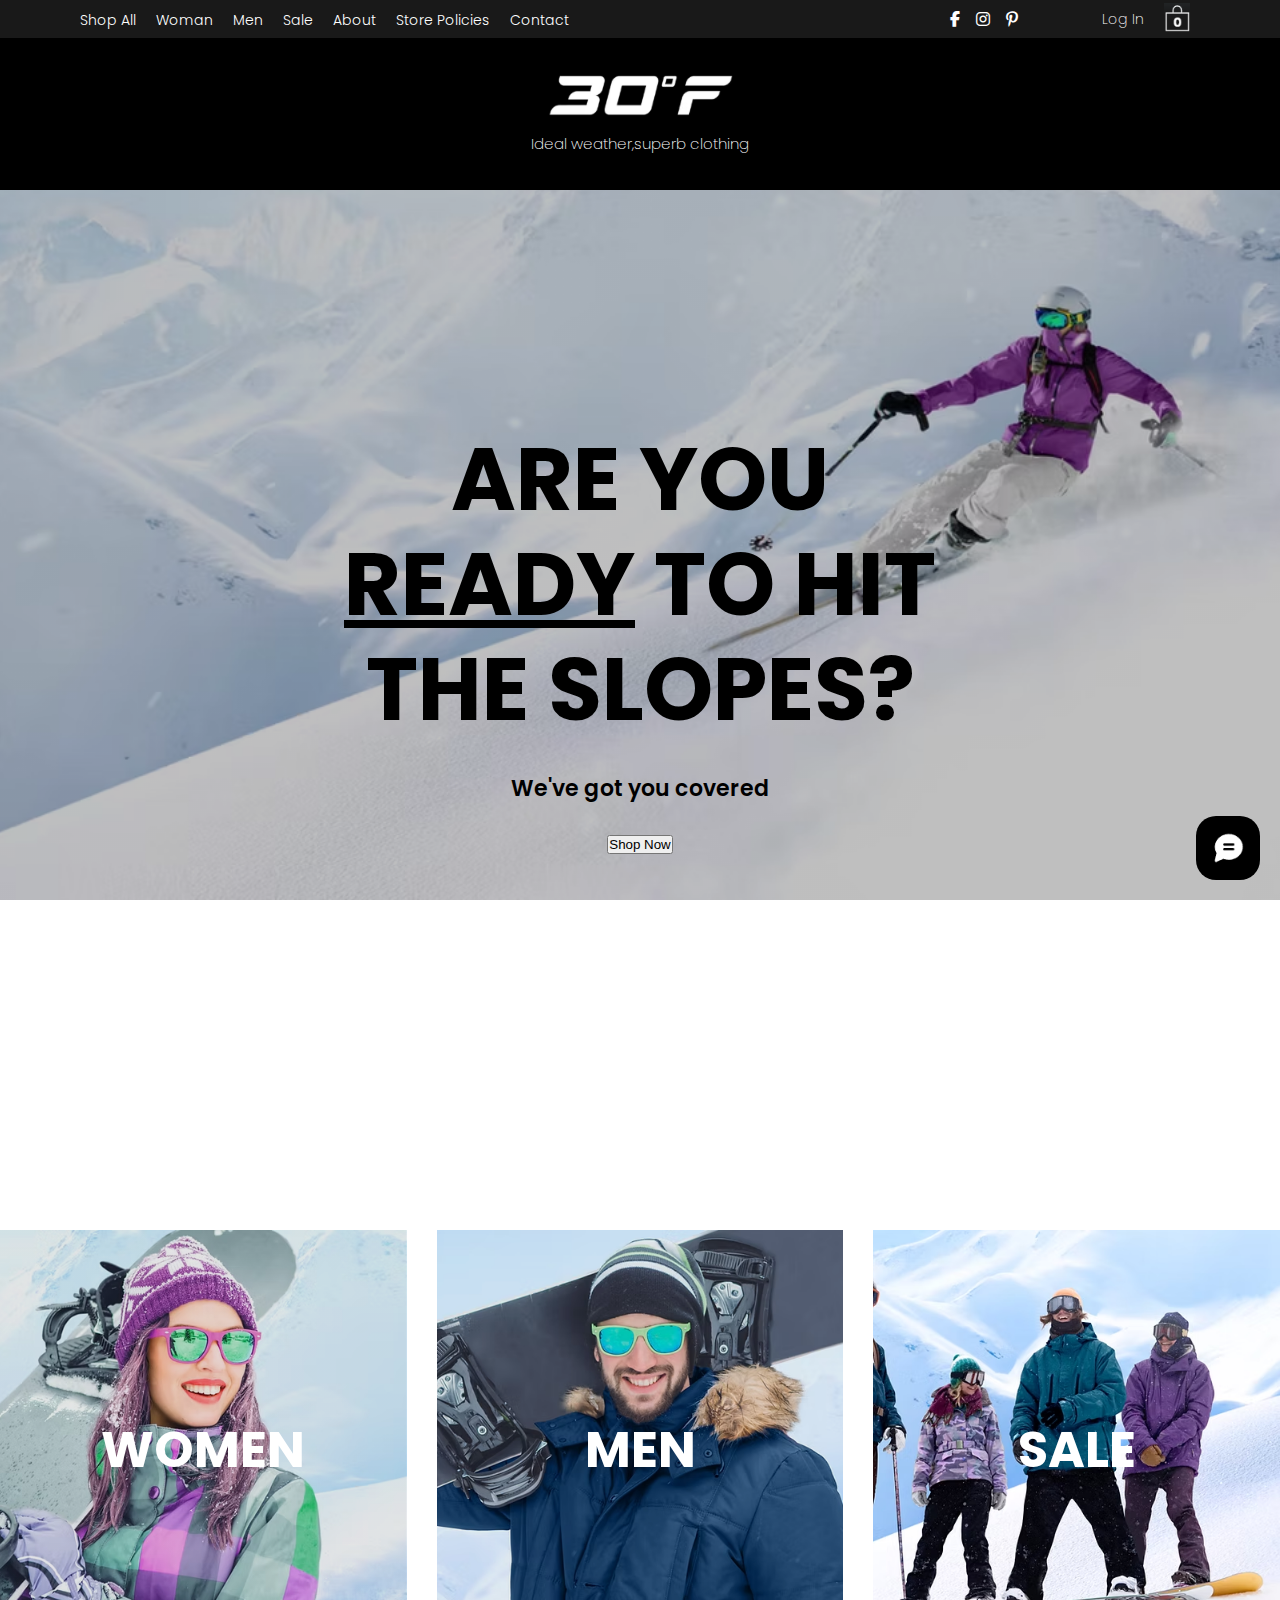
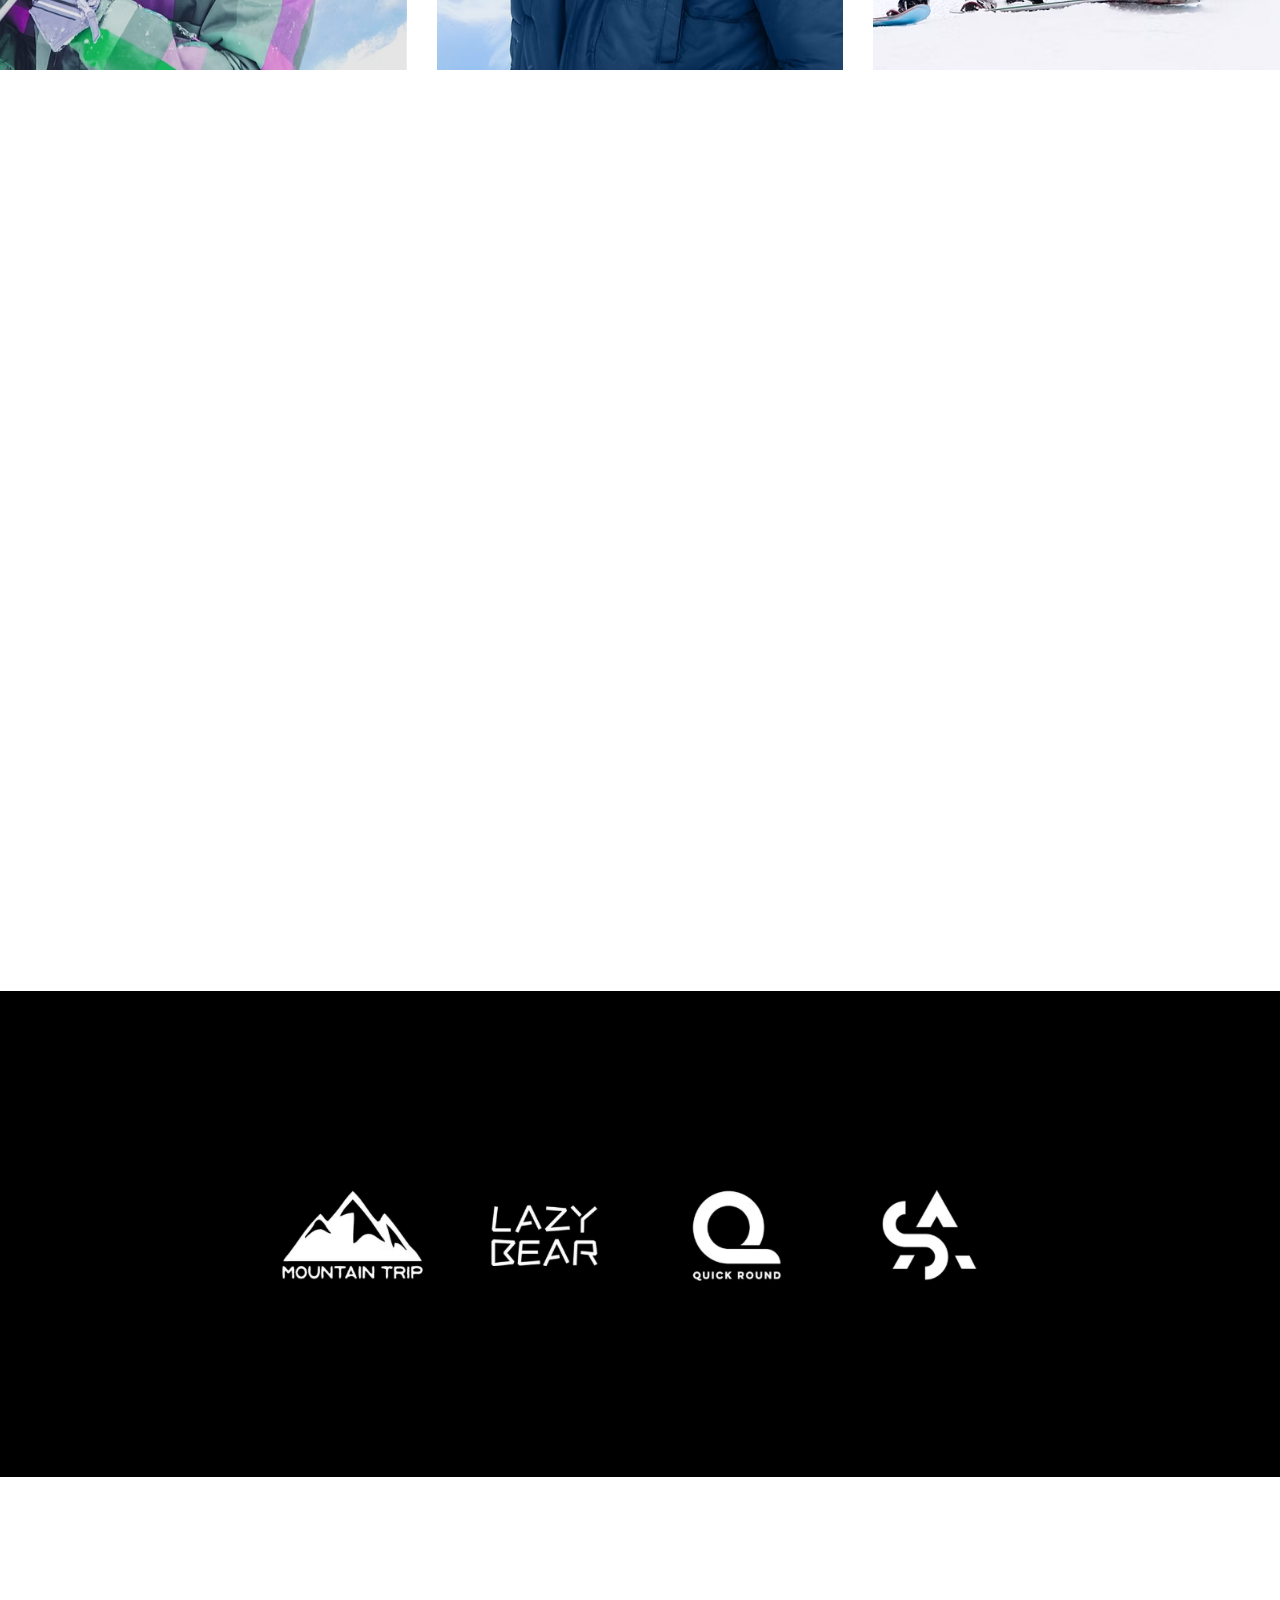
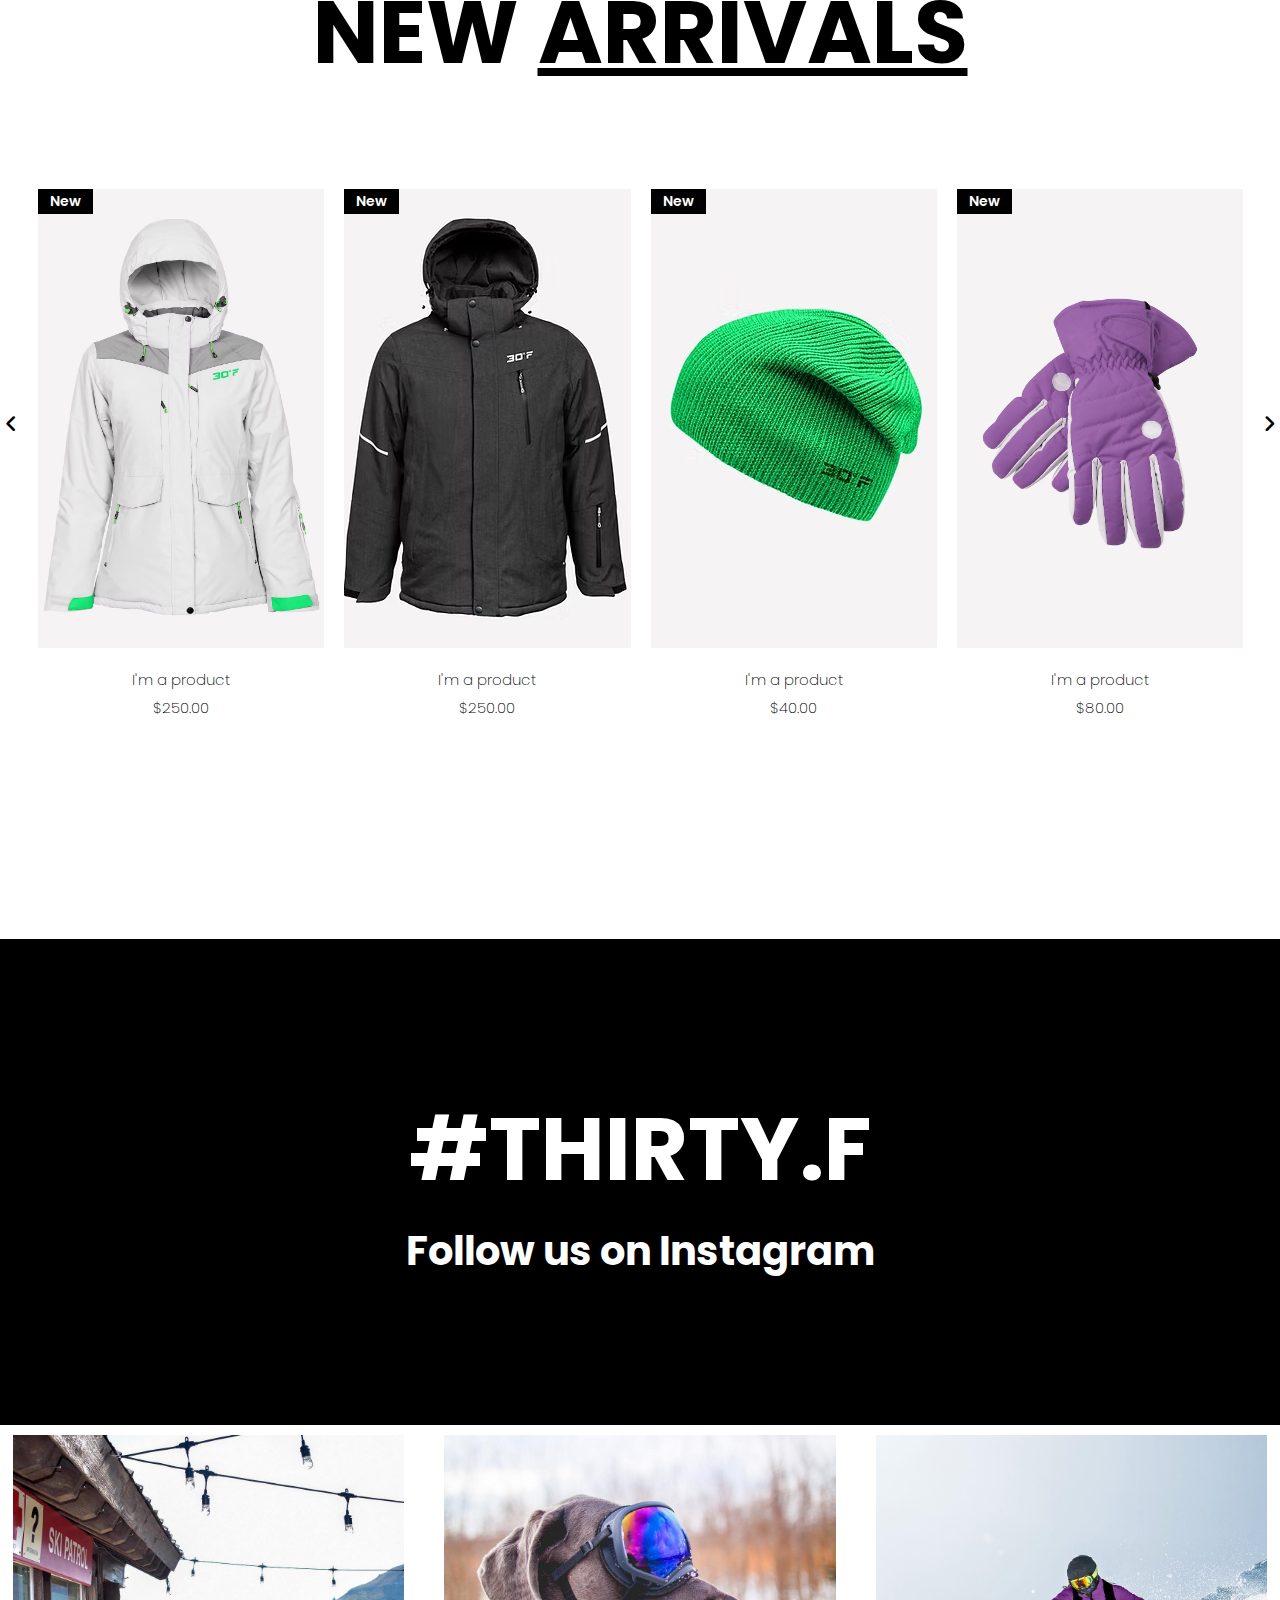
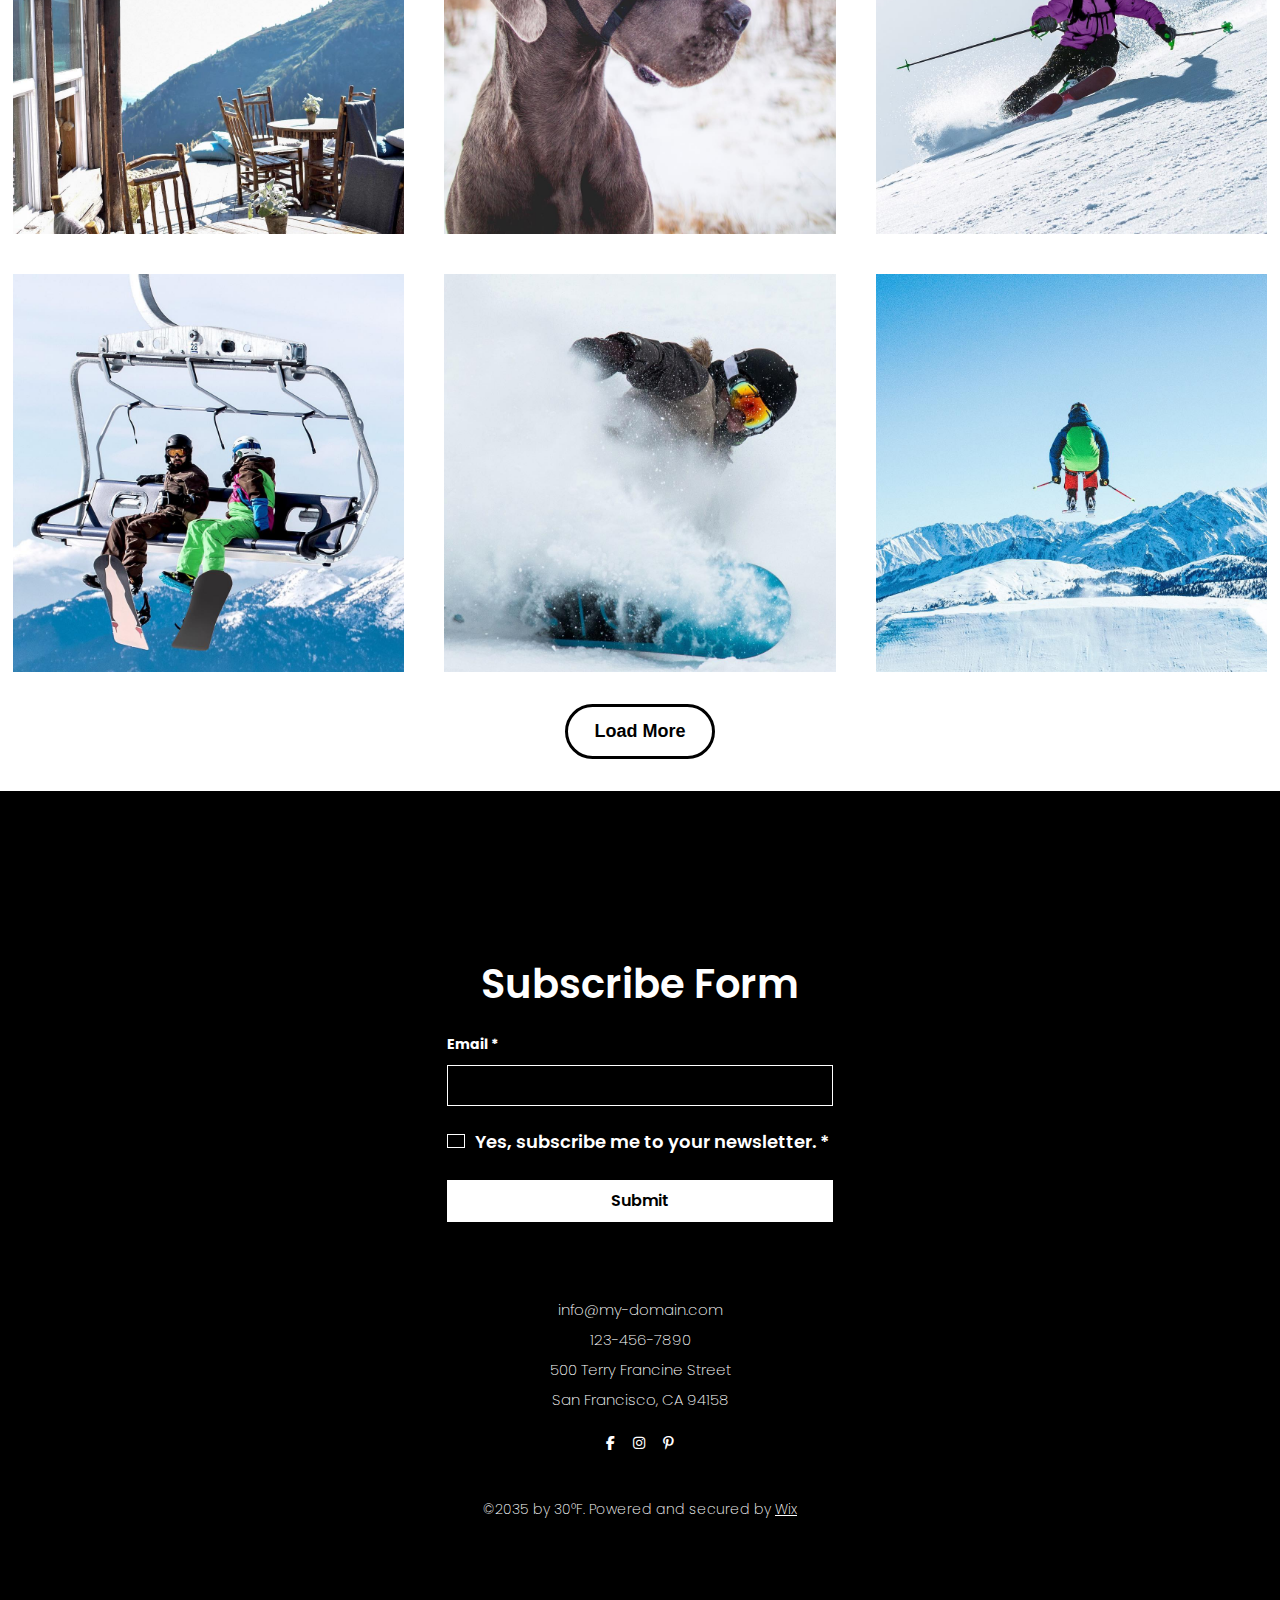
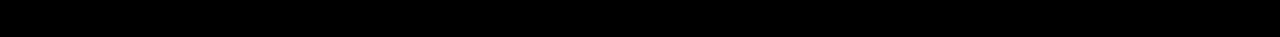
<file: index.html>
<!DOCTYPE html>
<html lang="en">

<head>
    <meta charset="UTF-8">
    <meta name="viewport" content="width=device-width, initial-scale=1.0">
    <title>30F</title>
    <link rel="stylesheet" href="./style.css">
    <link rel="stylesheet" href="./tablet-responsives/home/style_tablet.css">
    <link rel="stylesheet" href="https://cdnjs.cloudflare.com/ajax/libs/font-awesome/6.7.2/css/all.min.css"
        integrity="sha512-Evv84Mr4kqVGRNSgIGL/F/aIDqQb7xQ2vcrdIwxfjThSH8CSR7PBEakCr51Ck+w+/U6swU2Im1vVX0SVk9ABhg=="
        crossorigin="anonymous" referrerpolicy="no-referrer" />
</head>

<body>
    <header>
        <nav>
            <ul class="desktop-nav">
                <li><a href="#">Shop All</a></li>
                <li><a href="#">Woman</a></li>
                <li><a href="#">Men</a></li>
                <li><a href="#">Sale</a></li>
                <li><a href="#">About</a></li>
                <li><a href="#">Store Policies</a></li>
                <li><a href="#">Contact</a></li>
            </ul>
            <ul class="social-media-logos">
                <span><i class="fa-brands fa-facebook-f"></i></span>
                <span><i class="fa-brands fa-instagram"></i></span>
                <span><i class="fa-brands fa-pinterest-p"></i></span>
            </ul>
            <div class="login-and-cart">
                <span class="login-text">Log In</span>
                <img src="../additional-images/cart.png" alt="cart">
                <i onclick=showMobileNav() class="fa-solid fa-bars"></i>
            </div>
            
        </nav>
        <div class="lower-side">
            <a href="#"><img src="../additional-images/logo.png" alt="logo"></a>
            <span>Ideal weather,superb clothing</span>
        </div>
    </header>
    <div class="floating-comment">
        <img src="./additional-images/comment.png" alt="floating_comment">
    </div>
    <main>
        <section class="section1">
            <div class="banner-info">
                <h1>ARE YOU <u>READY</u> TO HIT THE SLOPES?</h1>
                <span>We've got you covered</span>
                <button class="darkening-btn">Shop Now</button>
            </div>
        </section>
        <section class="section2">
            <div><a href="#">WOMEN</a></div>
            <div><a href="#">MEN</a></div>
            <div><a href="#">SALE</a></div>
        </section>
        <section class="section3">
            <div>
                <p>OUR</p>
                <p>BRANDS</p>
                <p>
                    I'm a paragraph. Click here to add your own text and edit me. It&#39;s easy. Just click “Edit Text”
                    or double
                    click me to add your own content and make changes to the font. Feel free to drag and drop me
                    anywhere
                    you like on your page. I&#39;m a great place for you to tell a story and let your users know a
                    little more
                    about you.
                </p>
            </div>

        </section>
        <section class="section4">
            <div class="grid-logo-container">
                <img src="../additional-images/mountain_trip.png" alt="Mountain Trip logo">
                <img src="../additional-images/lazy_bear.png" alt="Lazy Bear logo">
                <img src="../additional-images/quick_round.png" alt="Quick Round logo">
                <img src="../additional-images/fourth_logo.png" alt="SA logo">
            </div>
        </section>
        <section class="section5">
            <h1>NEW <u>ARRIVALS</u></h1>
            <div class="product-container">
                <i class="fa-solid fa-angle-left"></i>
                <div class="product-card">
                    <div class="product-image-box">
                        <img src="../product images/women-jackets/women_white_jacket.avif" alt="women_white_jacket">
                        <p class="quick-view-text">Quick View</p>
                    </div>
                    <span class="new-tag">New</span>
                    <span class="im-product-text">I'm a product</span>
                    <span class="product-price">$250.00</span>
                </div>
                <div class="product-card">
                    <div class="product-image-box">
                        <img src="../product images/men-jackets/black_jacket.avif" alt="men_black_jacket">
                        <p class="quick-view-text">Quick View</p>
                    </div>
                    <span class="new-tag">New</span>
                    <span class="im-product-text">I'm a product</span>
                    <span class="product-price">$250.00</span>
                </div>
                <div class="product-card">
                    <div class="product-image-box">
                        <img src="../product images/men-hats/green_hat.avif" alt="men_green_hat">
                        <p class="quick-view-text">Quick View</p>
                    </div>
                    <span class="new-tag">New</span>
                    <span class="im-product-text">I'm a product</span>
                    <span class="product-price">$40.00</span>
                </div>
                <div class="product-card">
                    <div class="product-image-box">
                        <img src="../product images/women-gloves/women_purple_gloves.avif" alt="women_purple_gloves">
                        <p class="quick-view-text">Quick View</p>
                    </div>
                    <span class="new-tag">New</span>
                    <span class="im-product-text">I'm a product</span>
                    <span class="product-price">$80.00</span>
                </div>
                <i class="fa-solid fa-angle-right"></i>
            </div>
        </section>
        <section class="section6">
            <a href="https://www.instagram.com/thirty_f_template/">#THIRTY.F</a>
            <a href="https://www.instagram.com/thirty_f_template/">Follow us on Instagram</a>
        </section>
        <section class="section7">
            <div class="s7-image-container">
                <div class="s7-image">
                    <img src="../images/01.jpg" alt="">
                    <a href="#">#wix,#website,#freewebsite, #websitetemplate,#wix.com</a>
                </div>
                <div class="s7-image">
                    <img src="../images/02.jpg" alt="">
                    <a href="#">#wix,#website,#freewebsite, #websitetemplate,#wix.com</a>
                </div>
                <div class="s7-image">
                    <img src="../images/03.jpg" alt="">
                    <a href="#">#wix,#website,#freewebsite, #websitetemplate,#wix.com</a>
                </div>
                <div class="s7-image">
                    <img src="../images/04.jpg" alt="">
                    <a href="#">#wix,#website,#freewebsite, #websitetemplate,#wix.com</a>
                </div>
                <div class="s7-image">
                    <img src="../images/05.jpg" alt="">
                    <a href="#">#wix,#website,#freewebsite, #websitetemplate,#wix.com</a>
                </div>
                <div class="s7-image">
                    <img src="../images/06.jpg" alt="">
                    <a href="#">#wix,#website,#freewebsite, #websitetemplate,#wix.com</a>
                </div>
                <div class="s7-image">
                    <img src="../images/07.jpg" alt="">
                    <a href="#">#wix,#website,#freewebsite, #websitetemplate,#wix.com</a>
                </div>
                <div class="s7-image">
                    <img src="../images/08.jpg" alt="">
                    <a href="#">#wix,#website,#freewebsite, #websitetemplate,#wix.com</a>
                </div>
                <div class="s7-image">
                    <img src="../images/09.jpg" alt="">
                    <a href="#">#wix,#website,#freewebsite, #websitetemplate,#wix.com</a>
                </div>
                <div class="s7-image">
                    <img src="../images/10.jpg" alt="">
                    <a href="#">#wix,#website,#freewebsite, #websitetemplate,#wix.com</a>
                </div>
                <div class="s7-image">
                    <img src="../images/11.jpg" alt="">
                    <a href="#">#wix,#website,#freewebsite, #websitetemplate,#wix.com</a>
                </div>
                <div class="s7-image">
                    <img src="../images/12.jpg" alt="">
                    <a href="#">#wix,#website,#freewebsite, #websitetemplate,#wix.com</a>
                </div>
            </div>
            <button class="darkening-btn">Load More</button>
        </section>
    </main>
    <footer>
        <form>
            <h1>Subscribe Form</h1>
            <div class="email-container">
                <label for="email">Email *</label>
                <input type="email" id="email" required>
            </div>
            <div class="checkbox-container">
                <input type="checkbox" id="check" required>
                <label for="check">Yes, subscribe me to your newsletter. *</label>
            </div>
            <button type="submit">Submit</button>
        </form>
        <div class="address">
            <span>info@my-domain.com</span>
            <span>123-456-7890</span>
            <span>500 Terry Francine Street</span>
            <span>San Francisco, CA 94158</span>
        </div>
        <ul class="social-media-logos">
            <span><i class="fa-brands fa-facebook-f"></i></span>
            <span><i class="fa-brands fa-instagram"></i></span>
            <span><i class="fa-brands fa-pinterest-p"></i></span>
        </ul>
        <span>&#169;2035 by 30°F. Powered and secured by <a
                href="https://manage.wix.com/account/websites?referralAdditionalInfo=Route">Wix</a></span>
    </footer>

</body>

</html>
</file>
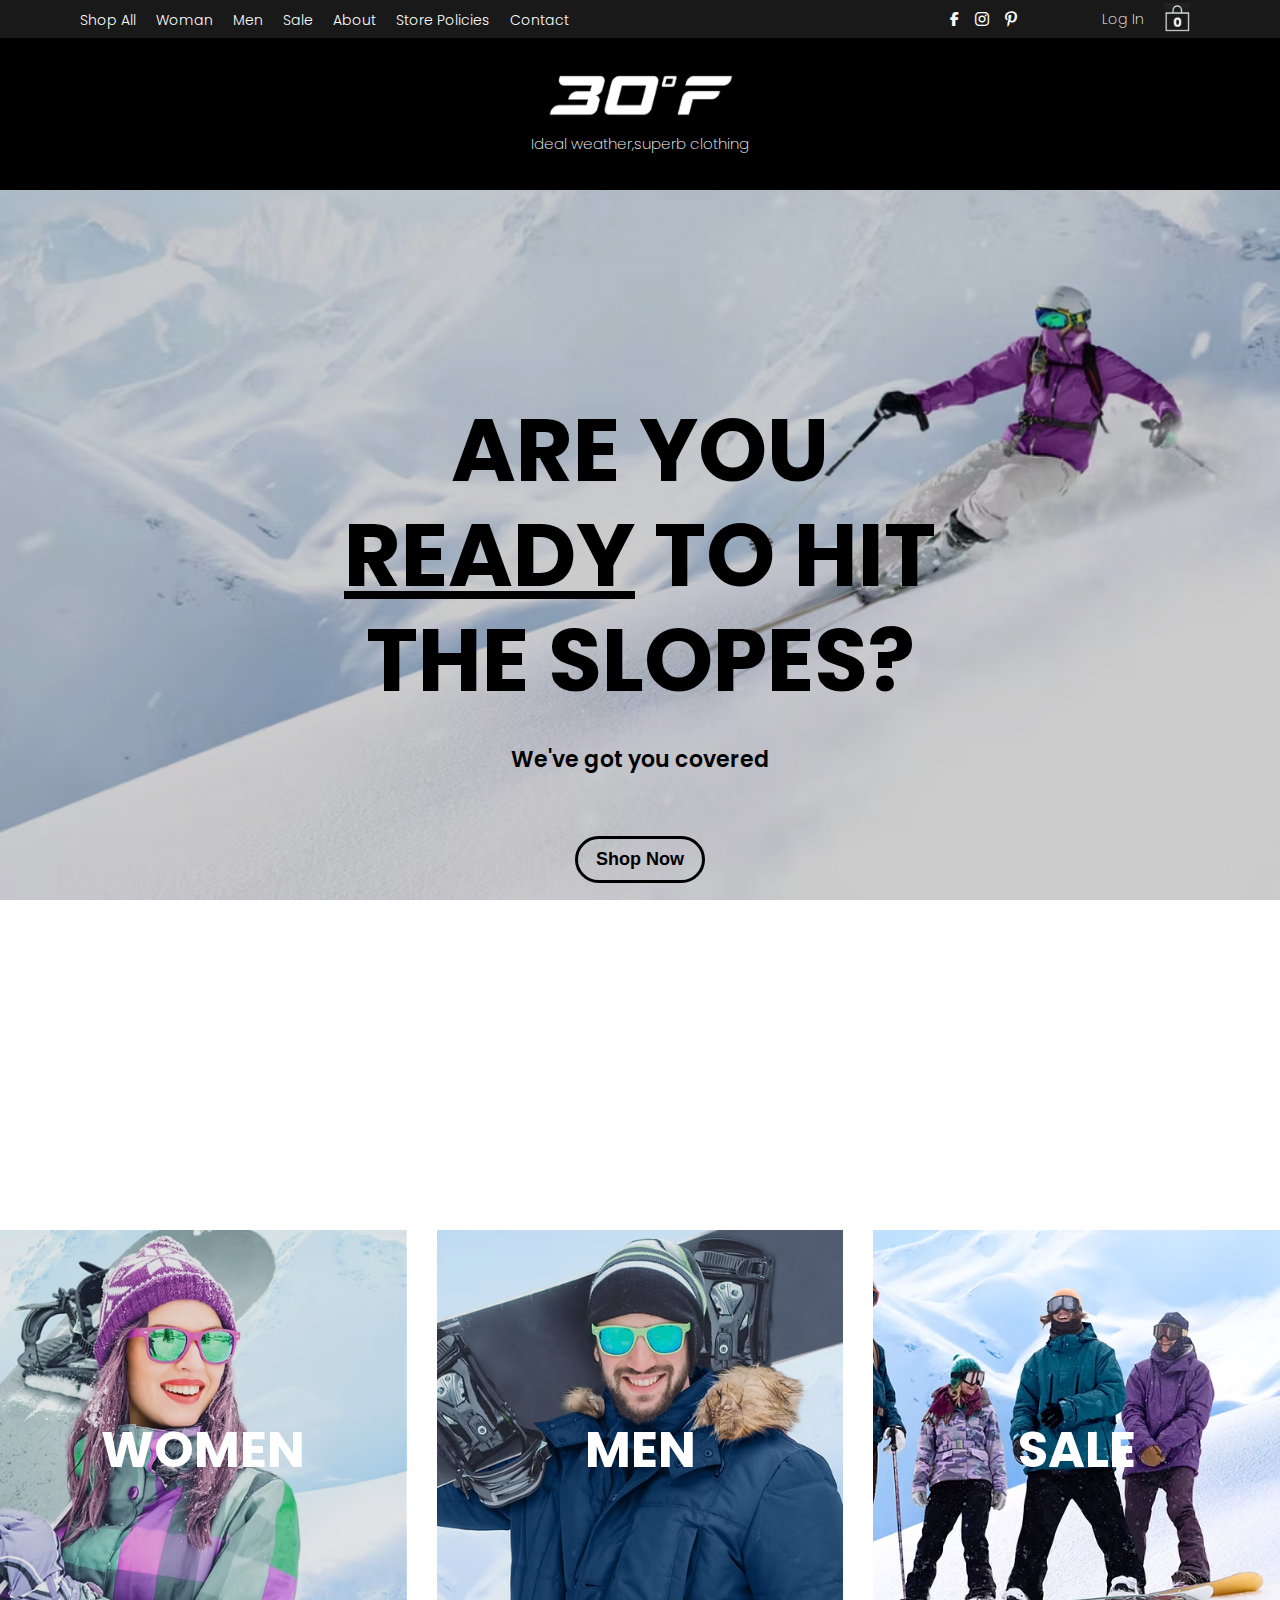
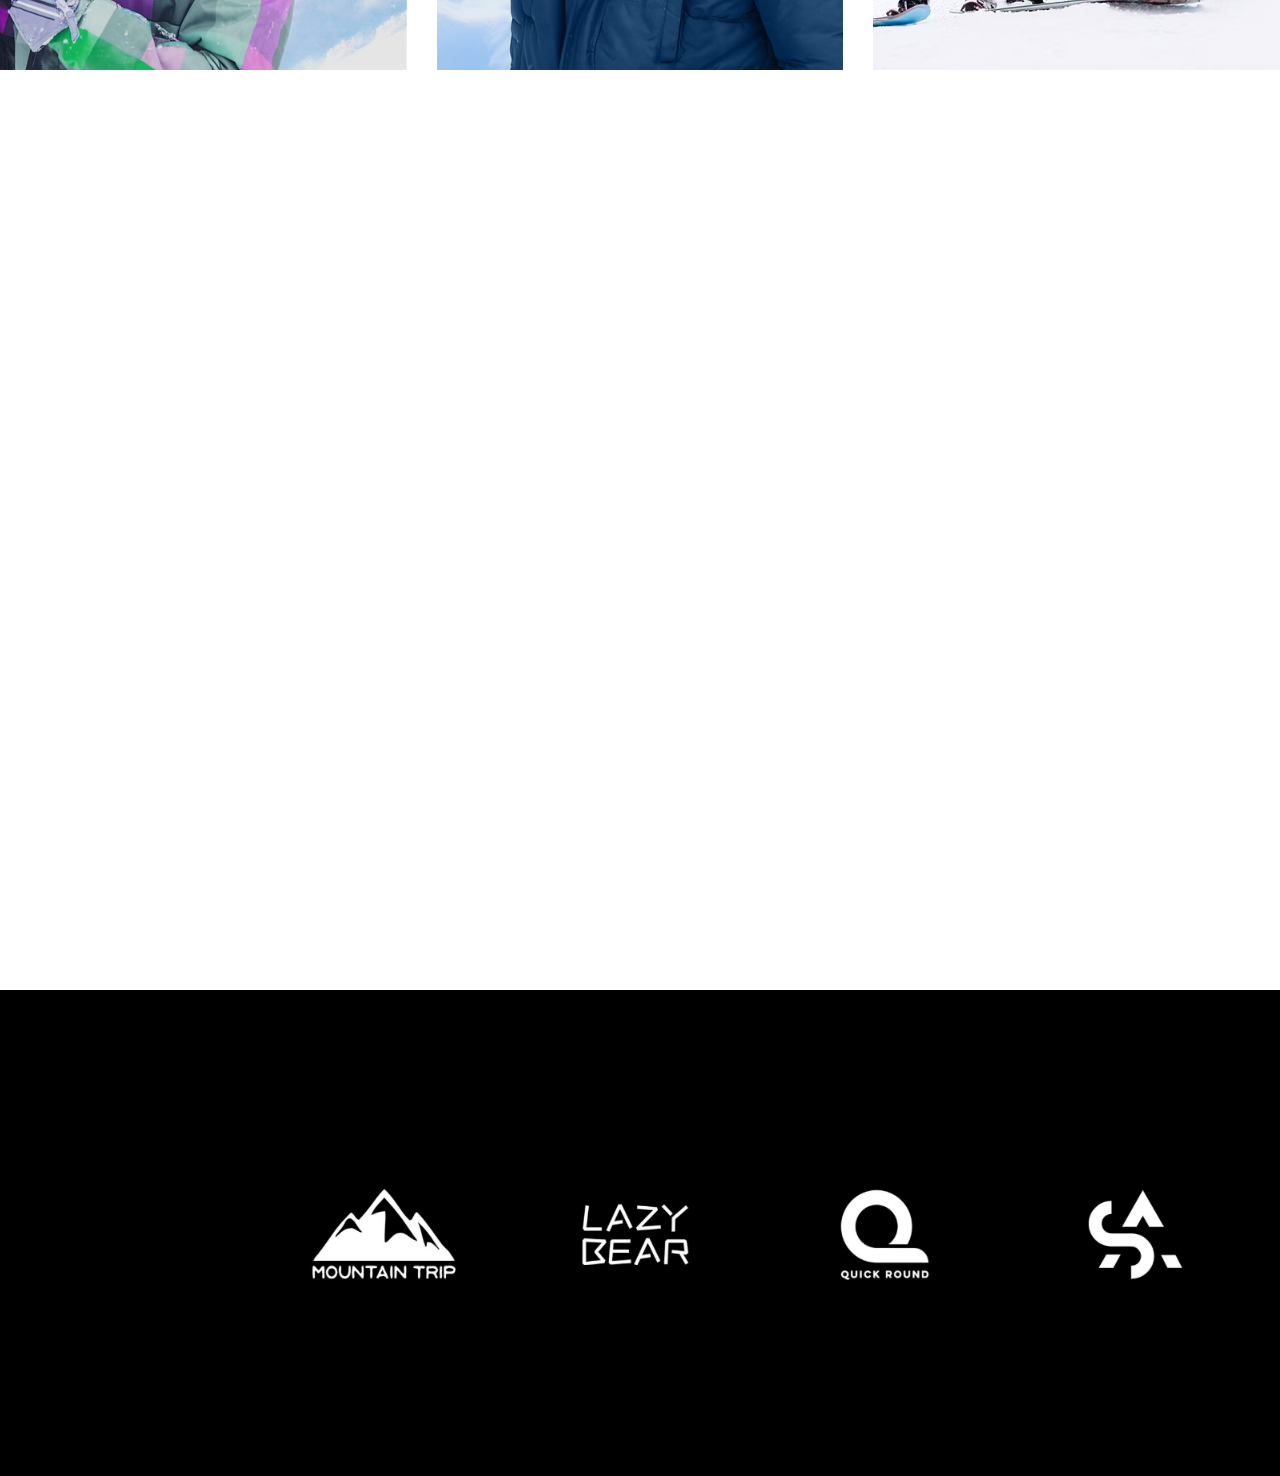
<file: home-page/index.html>
<!DOCTYPE html>
<html lang="en">

<head>
    <meta charset="UTF-8">
    <meta name="viewport" content="width=device-width, initial-scale=1.0">
    <title>30F</title>
    <link rel="stylesheet" href="./style.css">
    <link rel="stylesheet" href="https://cdnjs.cloudflare.com/ajax/libs/font-awesome/6.7.2/css/all.min.css"
        integrity="sha512-Evv84Mr4kqVGRNSgIGL/F/aIDqQb7xQ2vcrdIwxfjThSH8CSR7PBEakCr51Ck+w+/U6swU2Im1vVX0SVk9ABhg=="
        crossorigin="anonymous" referrerpolicy="no-referrer" />
</head>

<body>
    <header>
        <nav>
            <ul>
                <li><a href="#">Shop All</a></li>
                <li><a href="#">Woman</a></li>
                <li><a href="#">Men</a></li>
                <li><a href="#">Sale</a></li>
                <li><a href="#">About</a></li>
                <li><a href="#">Store Policies</a></li>
                <li><a href="#">Contact</a></li>
            </ul>
            <ul class="social-media-logos">
                <span><i class="fa-brands fa-facebook-f"></i></span>
                <span><i class="fa-brands fa-instagram"></i></span>
                <span><i class="fa-brands fa-pinterest-p"></i></span>
            </ul>
            <div class="login-and-cart">
                <span>Log In</span>
                <img src="../additional-images/cart.png" alt="cart">
            </div>
            <i class="fa-solid fa-bars"></i>
        </nav>
        <div class="lower-side">
            <a href="#"><img src="../additional-images/logo.png" alt="logo"></a>
            <span>Ideal weather,superb clothing</span>
        </div>
    </header>
    <main>
        <section class="section1">
            <div class="banner-info">
                <h1>ARE YOU <u>READY</u> TO HIT THE SLOPES?</h1>
                <span>We've got you covered</span>
                <button class="darkening-btn">Shop Now</button>
            </div>
        </section>
        <section class="section2">
            <div><a href="#">WOMEN</a></div>
            <div><a href="#">MEN</a></div>
            <div><a href="#">SALE</a></div>
        </section>
        <section class="section3">
            <div>
                <p>OUR</p>
                <p>BRANDS</p>
                <p>
                    I'm a paragraph. Click here to add your own text and edit me. It&#39;s easy. Just click “Edit Text”
                    or double
                    click me to add your own content and make changes to the font. Feel free to drag and drop me
                    anywhere
                    you like on your page. I&#39;m a great place for you to tell a story and let your users know a
                    little more
                    about you.
                </p>
            </div>

        </section>
        <section class="section4">
            <img src="../additional-images/mountain_trip.png" alt="Mountain Trip logo">
            <img src="../additional-images/lazy_bear.png" alt="Lazy Bear logo">
            <img src="../additional-images/quick_round.png" alt="Quick Round logo">
            <img src="../additional-images/fourth_logo.png" alt="SA logo">
        </section>
    </main>
</body>

</html>
</file>
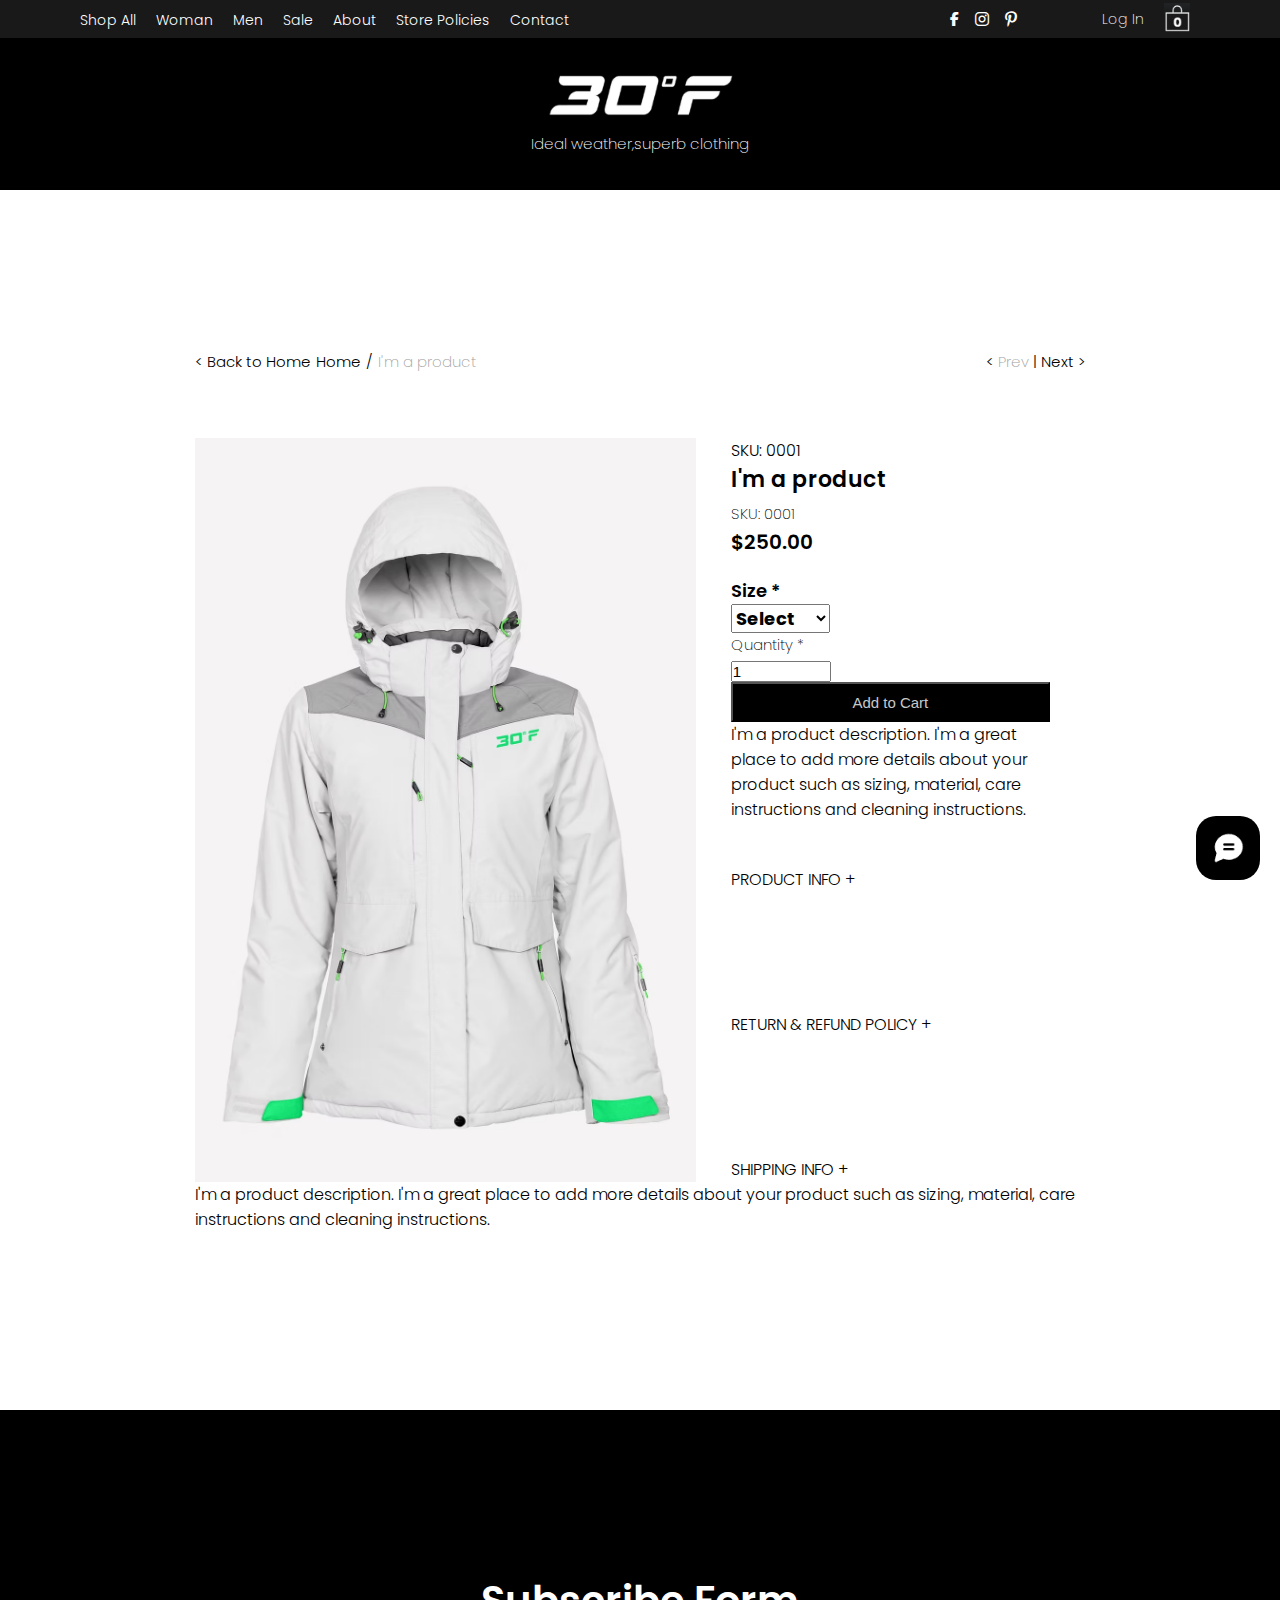
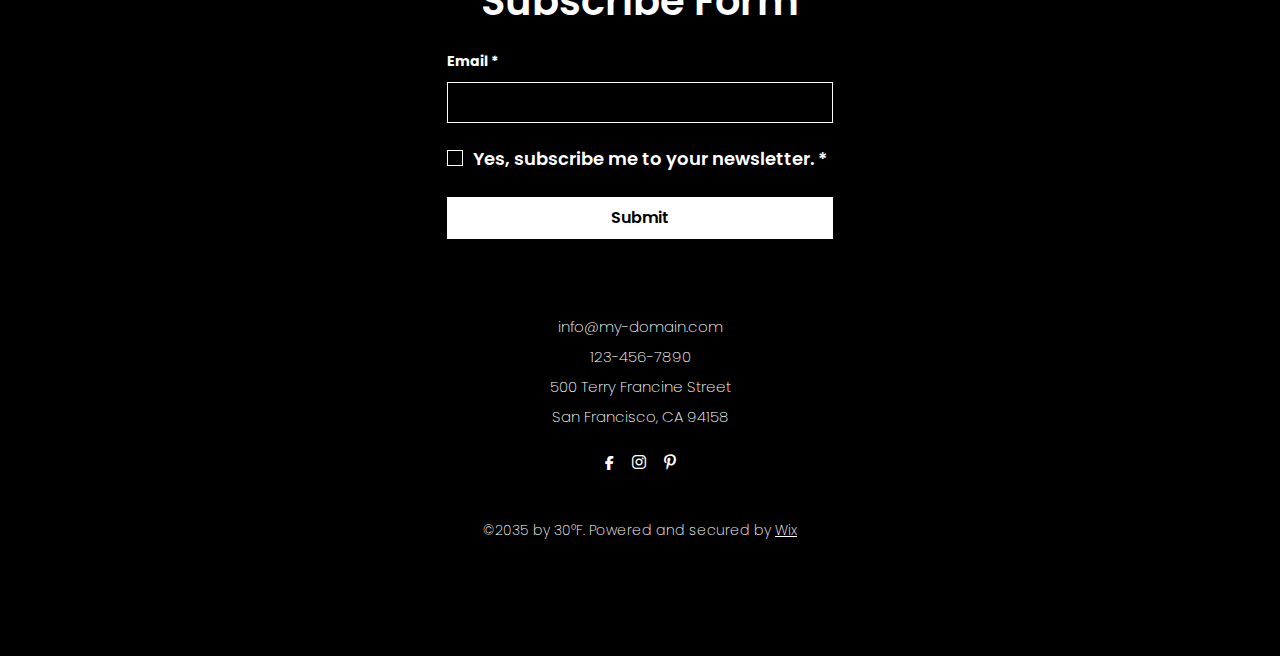
<file: product-page.html>
<!DOCTYPE html>
<html lang="en">

<head>
  <meta charset="UTF-8">
  <meta name="viewport" content="width=device-width, initial-scale=1.0">
  <title>30F</title>
  <link rel="stylesheet" href="./product-page.css">
  <link rel="stylesheet" href="./tablet-responsives/product-page/product_tablet.css">
  <link rel="stylesheet" href="./mobile-responsives/product-page/large-mobile-product-page.css">
  <link rel="stylesheet" href="./mobile-responsives/product-page/small-mobile-product-page.css">
  <link rel="stylesheet" href="https://cdnjs.cloudflare.com/ajax/libs/font-awesome/6.7.2/css/all.min.css"
    integrity="sha512-Evv84Mr4kqVGRNSgIGL/F/aIDqQb7xQ2vcrdIwxfjThSH8CSR7PBEakCr51Ck+w+/U6swU2Im1vVX0SVk9ABhg=="
    crossorigin="anonymous" referrerpolicy="no-referrer" />
</head>

<body>
  <header>
    <nav>
      <ul class="sidebar">
        <li><a href="#"><i onclick=closeSidebar() class="fa-solid fa-xmark"></i></a></li>
        <li><span class="login-text">Log In</span></li>
        <li><a href="./website-pages/shop_all/shopall.html">Shop All</a></li>
        <li><a href="./website-pages/women.html/women.html">Woman</a></li>
        <li><a href="./website-pages/men/men.html">Men</a></li>
        <li><a href="./website-pages/sale/sale.html">Sale</a></li>
        <li><a href="./website-pages/about/about.html">About</a></li>
        <li><a href="./website-pages/store_policies/storepolicies.html">Store Policies</a></li>
        <li><a href="./website-pages/contact/contact.html">Contact</a></li>
      </ul>
      <ul class="desktop-nav">
        <li><a href="./website-pages/shop_all/shopall.html">Shop All</a></li>
        <li><a href="./website-pages/women.html/women.html">Woman</a></li>
        <li><a href="./website-pages/men/men.html">Men</a></li>
        <li><a href="./website-pages/sale/sale.html">Sale</a></li>
        <li><a href="./website-pages/about/about.html">About</a></li>
        <li><a href="./website-pages/store_policies/storepolicies.html">Store Policies</a></li>
        <li><a href="./website-pages/contact/contact.html">Contact</a></li>
      </ul>
      <ul class="social-media-logos">
        <a href="https://www.facebook.com/wix" target="_blank"><i class="fa-brands fa-facebook-f"></i></a>
        <a href="https://www.instagram.com/wix/" target="_blank"><i class="fa-brands fa-instagram"></i></a>
        <a href="https://www.pinterest.com/wixcom/" target="_blank"><i class="fa-brands fa-pinterest-p"></i></a>
      </ul>
      <div class="login-and-cart">
        <span onclick=showLogin() class="login-text">Log In</span>
        <div class="login-clicked">
          <i onclick=closeLogin() class="fa-solid fa-xmark"></i>
          <h1>Demo Mode</h1>
          <p>To make this template yours, start editing it.</p>
          <button onclick=closeLogin()>OK</button>
        </div>
        <img onclick=showSidecart() src="../additional-images/cart.png" alt="cart">
        <div class="cart-sidebar">
          <span class="first">Cart <span class="second">(0 items)</span></span>
          <i onclick=closeSidecart() class="fa-solid fa-xmark"></i>
          <hr>
          <p>Your cart is empty.</p>
        </div>
        <div class="background-darkener"></div>
        <i onclick=showSidebar() class="fa-solid fa-bars"></i>
      </div>

    </nav>
    <div class="lower-side">
      <a href="./index.html"><img src="../additional-images/logo.png" alt="logo"></a>
      <span>Ideal weather,superb clothing</span>
    </div>
  </header>
  <div onclick=openComment() class="floating-comment">
    <img src="./additional-images/comment.png" alt="floating_comment">
  </div>
  <div class="opened-comment">
    <div class="upper-side">
      <span class="receiver">30<sup>o</sup>F</span>
      <div class="active-status">
        <div class="green-dot"></div>
        <p>We'll reply as soon as we can</p>
      </div>
      <i onclick=closeComment() class="fa-solid fa-xmark"></i>
    </div>
    <div class="middle-side"></div>
    <div class="lower-side">
      <textarea placeholder="Write your message..."></textarea>
      <i class="fa-regular fa-face-smile"></i>
      <i class="fa-solid fa-paperclip"></i>
    </div>
  </div>
  <main>


    <section>
      <div class="wrapper-div">
        <div class="directory">
          <a class="mobile-text" href="./index.html"><span>&lt;</span> Back to Home</a>
          <a class="second-link" href="./index.html">Home</a>
          <span class="slash">/</span>
          <span class="current-page-text">I'm a product</span>
          <span class="main-span">&lt; <span class="inner-span">Prev</span> <a href="#"> | Next &gt;</a></span>
        </div>
        <div class="product-info">
          <img src="./product images/women-jackets/women_white_jacket.avif" alt="women_white_jacket">
          <div class="purchase-details">
            <div class="product-code-container">
              <span class="mobile-code">SKU: 0001</span>
              <h2 class="product-name">I'm a product</h2>
              <span class="product-code">SKU: 0001</span>
            </div>
            <span class="product-price">$250.00</span>
            <form>
              <span class="size-text">Size *</span>
              <select name="" id="product-size" required>
                <option value="">Select</option>
                <option value="">Large</option>
                <option value="">Medium</option>
                <option value="">Small</option>
              </select>
              <div class="product-quantity">
                <label for="quantity">Quantity *</label>
                <input type="number" id="quantity" value="1">
              </div>
              <button type="submit">Add to Cart</button>
            </form>
            <p class="mobile-details">I'm a product description. I'm a great place to add more details about your
              product such as sizing, material, care instructions and cleaning instructions.</p>
            <span class="product-info-section">PRODUCT INFO <span>+</span></span>
            <span class="refund-section">RETURN & REFUND POLICY <span>+</span></span>
            <span class="shipping-section">SHIPPING INFO <span>+</span></span>
          </div>
        </div>
        <p class="product-description">I'm a product description. I'm a great place to add more details about your
          product such as sizing, material,
          care instructions and cleaning instructions.</p>
      </div>

    </section>


  </main>
  <footer>
    <form>
      <h1>Subscribe Form</h1>
      <div class="email-container">
        <label for="email">Email *</label>
        <input type="email" id="email" required>
      </div>
      <div class="checkbox-container">
        <input type="checkbox" id="check" required>
        <label for="check">Yes, subscribe me to your newsletter. *</label>
      </div>
      <button type="submit">Submit</button>
    </form>
    <div class="address">
      <span>info@my-domain.com</span>
      <span>123-456-7890</span>
      <span>500 Terry Francine Street</span>
      <span>San Francisco, CA 94158</span>
    </div>
    <ul class="social-media-logos">
      <a href="https://www.facebook.com/wix" target="_blank"><i class="fa-brands fa-facebook-f"></i></a>
      <a href="https://www.instagram.com/accounts/login/?next=%2Fwix%2F&source=omni_redirect" target="_blank"><i
          class="fa-brands fa-instagram"></i></a>
      <a href="https://www.pinterest.com/wixcom/" target="_blank"><i class="fa-brands fa-pinterest-p"></i></a>
    </ul>
    <span>&#169;2035 by 30°F. Powered and secured by <a
        href="https://manage.wix.com/account/websites?referralAdditionalInfo=Route" target="_blank">Wix</a></span>
  </footer>

  <script>
    function showLogin() {
      const logindiv = document.querySelector(".login-clicked");
      logindiv.style.display = "flex";
    }
    function closeLogin() {
      const logindiv = document.querySelector(".login-clicked");
      logindiv.style.display = "none";
    }

    function showSidebar() {
      const sidebar = document.querySelector('.sidebar');
      sidebar.style.display = "flex";
    }
    function closeSidebar() {
      const sidebar = document.querySelector('.sidebar');
      sidebar.style.display = "none";
    }

    function showSidecart() {
      const sidecart = document.querySelector(".cart-sidebar");
      sidecart.style.display = "unset";
      const background_darkener = document.querySelector(".background-darkener");
      background_darkener.style.display = "unset"
    }
    function closeSidecart() {
      const sidecart = document.querySelector(".cart-sidebar");
      sidecart.style.display = "none";
      const background_darkener = document.querySelector(".background-darkener");
      background_darkener.style.display = "none"
    }

    function openComment() {
      const openedComment = document.querySelector('.opened-comment');
      openedComment.style.display = "unset";
      const floatingComment = document.querySelector(".floating-comment");
      floatingComment.style.display = "none";
    }
    function closeComment() {
      const openedComment = document.querySelector('.opened-comment');
      openedComment.style.display = "none";
      const floatingComment = document.querySelector('.floating-comment');
      floatingComment.style.display = "flex";
    }
  </script>
</body>

</html>
</file>
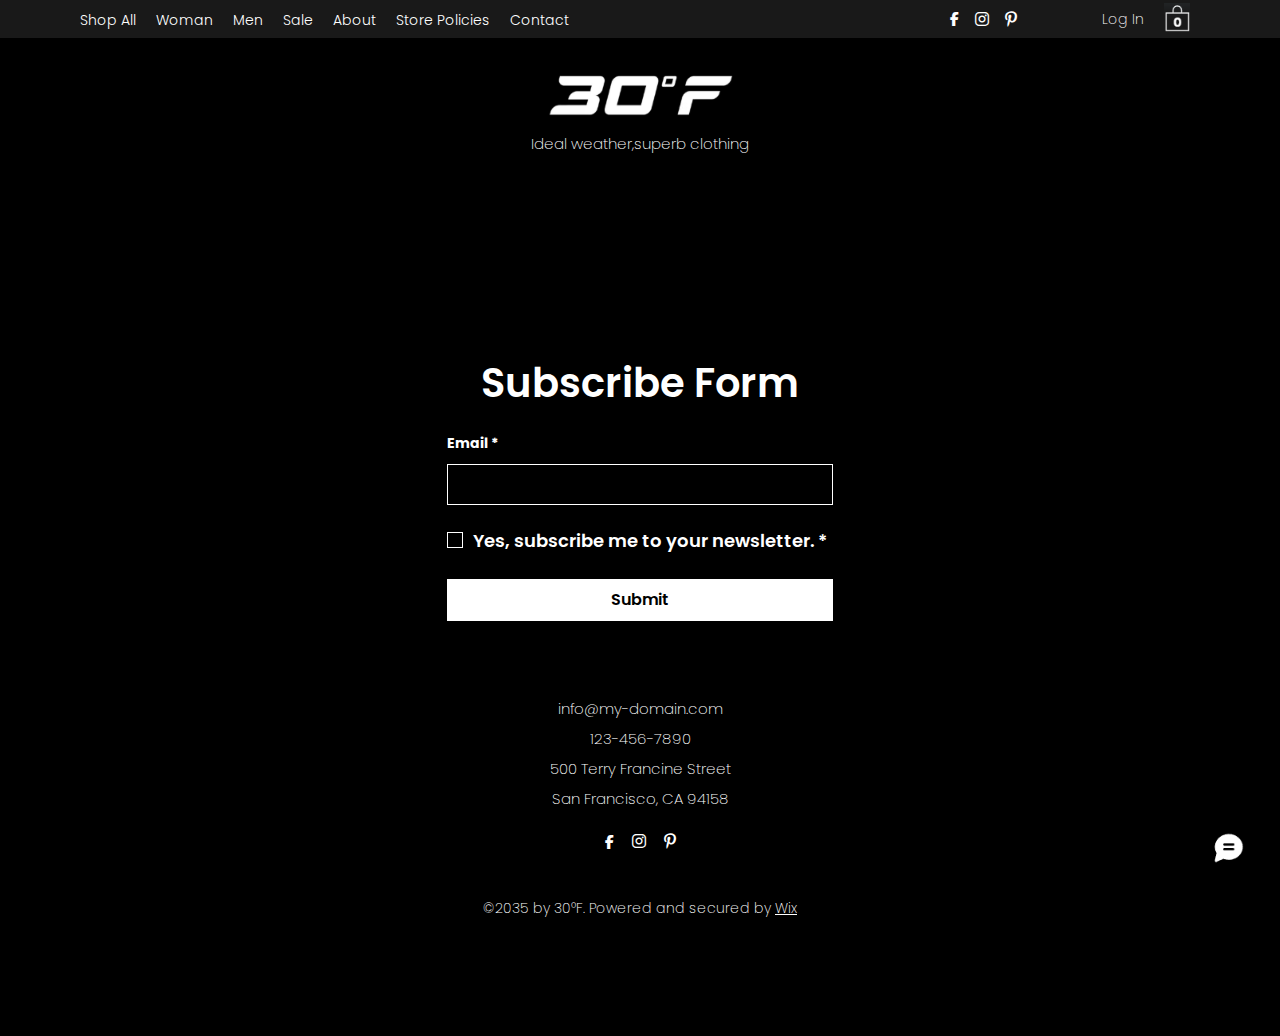
<file: website-pages/about/about.html>
<!DOCTYPE html>
<html lang="en">

<head>
  <meta charset="UTF-8">
  <meta name="viewport" content="width=device-width, initial-scale=1.0">
  <title>Document</title>
  <link rel="stylesheet" href="./about.css">
  <link rel="stylesheet" href="https://cdnjs.cloudflare.com/ajax/libs/font-awesome/6.7.2/css/all.min.css"
    integrity="sha512-Evv84Mr4kqVGRNSgIGL/F/aIDqQb7xQ2vcrdIwxfjThSH8CSR7PBEakCr51Ck+w+/U6swU2Im1vVX0SVk9ABhg=="
    crossorigin="anonymous" referrerpolicy="no-referrer" />
</head>

<body>
  <header>
    <nav>
      <ul class="sidebar">
        <li><a href="#"><i onclick=closeSidebar() class="fa-solid fa-xmark"></i></a></li>
        <li><span class="login-text">Log In</span></li>
        <li><a href="../shop_all/shopall.html">Shop All</a></li>
        <li><a href="../women.html/women.html">Woman</a></li>
        <li><a href="../men/men.html">Men</a></li>
        <li><a href="../sale/sale.html">Sale</a></li>
        <li><a href="#">About</a></li>
        <li><a href="../store_policies/storepolicies.html">Store Policies</a></li>
        <li><a href="../contact/contact.html">Contact</a></li>
      </ul>
      <ul class="desktop-nav">
        <li><a href="../shop_all/shopall.html">Shop All</a></li>
        <li><a href="../women.html/women.html">Woman</a></li>
        <li><a href="../men/men.html">Men</a></li>
        <li><a href="../sale/sale.html">Sale</a></li>
        <li><a href="#">About</a></li>
        <li><a href="../store_policies/storepolicies.html">Store Policies</a></li>
        <li><a href="../contact/contact.html">Contact</a></li>
      </ul>
      <ul class="social-media-logos">
        <span><i class="fa-brands fa-facebook-f"></i></span>
        <span><i class="fa-brands fa-instagram"></i></span>
        <span><i class="fa-brands fa-pinterest-p"></i></span>
      </ul>
      <div class="login-and-cart">
        <span class="login-text">Log In</span>
        <img src="../../additional-images/cart.png" alt="cart">
        <i onclick=showSidebar() class="fa-solid fa-bars"></i>
      </div>

    </nav>
    <div class="lower-side">
      <a href="../../index.html"><img src="../../additional-images/logo.png" alt="logo"></a>
      <span>Ideal weather,superb clothing</span>
    </div>
  </header>
  <div class="floating-comment">
    <img src="../../additional-images/comment.png" alt="floating_comment">
  </div>
  <main>

  </main>
  <footer>
    <form>
      <h1>Subscribe Form</h1>
      <div class="email-container">
        <label for="email">Email *</label>
        <input type="email" id="email" required>
      </div>
      <div class="checkbox-container">
        <input type="checkbox" id="check" required>
        <label for="check">Yes, subscribe me to your newsletter. *</label>
      </div>
      <button type="submit">Submit</button>
    </form>
    <div class="address">
      <span>info@my-domain.com</span>
      <span>123-456-7890</span>
      <span>500 Terry Francine Street</span>
      <span>San Francisco, CA 94158</span>
    </div>
    <ul class="social-media-logos">
      <span><i class="fa-brands fa-facebook-f"></i></span>
      <span><i class="fa-brands fa-instagram"></i></span>
      <span><i class="fa-brands fa-pinterest-p"></i></span>
    </ul>
    <span>&#169;2035 by 30°F. Powered and secured by <a
        href="https://manage.wix.com/account/websites?referralAdditionalInfo=Route">Wix</a></span>
  </footer>
  <script>
    function showSidebar() {
      const sidebar = document.querySelector('.sidebar');
      sidebar.style.display = "flex";
    }
    function closeSidebar() {
      const sidebar = document.querySelector('.sidebar');
      sidebar.style.display = "none";
    }
  </script>
</body>

</html>
</file>
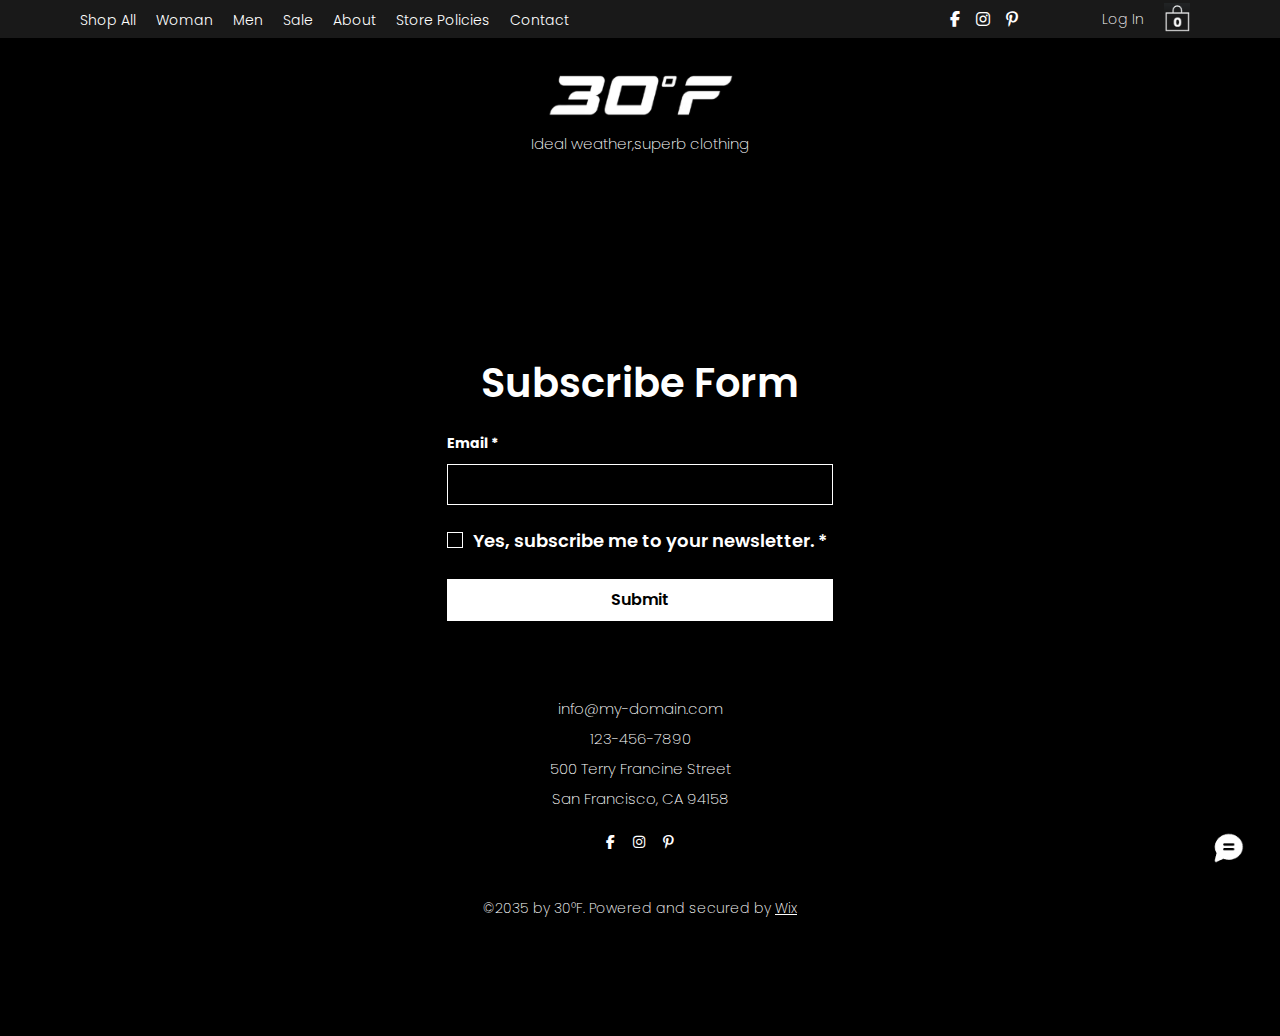
<file: website-pages/contact/contact.html>
<!DOCTYPE html>
<html lang="en">

<head>
  <meta charset="UTF-8">
  <meta name="viewport" content="width=device-width, initial-scale=1.0">
  <title>Document</title>
  <link rel="stylesheet" href="./contact.css">
  <link rel="stylesheet" href="https://cdnjs.cloudflare.com/ajax/libs/font-awesome/6.7.2/css/all.min.css"
    integrity="sha512-Evv84Mr4kqVGRNSgIGL/F/aIDqQb7xQ2vcrdIwxfjThSH8CSR7PBEakCr51Ck+w+/U6swU2Im1vVX0SVk9ABhg=="
    crossorigin="anonymous" referrerpolicy="no-referrer" />
</head>

<body>
  <header>
    <nav>
      <ul class="sidebar">
        <li><a href="#"><i onclick=closeSidebar() class="fa-solid fa-xmark"></i></a></li>
        <li><span class="login-text">Log In</span></li>
        <li><a href="../shop_all/shopall.html">Shop All</a></li>
        <li><a href="../women.html/women.html">Woman</a></li>
        <li><a href="../men/men.html">Men</a></li>
        <li><a href="../sale/sale.html">Sale</a></li>
        <li><a href="../about/about.html">About</a></li>
        <li><a href="../store_policies/storepolicies.html">Store Policies</a></li>
        <li><a href="#">Contact</a></li>
      </ul>
      <ul class="desktop-nav">
        <li><a href="../shop_all/shopall.html">Shop All</a></li>
        <li><a href="../women.html/women.html">Woman</a></li>
        <li><a href="../men/men.html">Men</a></li>
        <li><a href="../sale/sale.html">Sale</a></li>
        <li><a href="../about/about.html">About</a></li>
        <li><a href="../store_policies/storepolicies.html">Store Policies</a></li>
        <li><a href="#">Contact</a></li>
      </ul>
      <ul class="social-media-logos">
        <span><i class="fa-brands fa-facebook-f"></i></span>
        <span><i class="fa-brands fa-instagram"></i></span>
        <span><i class="fa-brands fa-pinterest-p"></i></span>
      </ul>
      <div class="login-and-cart">
        <span class="login-text">Log In</span>
        <img src="../../additional-images/cart.png" alt="cart">
        <i onclick=showSidebar() class="fa-solid fa-bars"></i>
      </div>

    </nav>
    <div class="lower-side">
      <a href="../../index.html"><img src="../../additional-images/logo.png" alt="logo"></a>
      <span>Ideal weather,superb clothing</span>
    </div>
  </header>
  <div class="floating-comment">
    <img src="../../additional-images/comment.png" alt="floating_comment">
  </div>
  <main>

  </main>
  <footer>
    <form>
      <h1>Subscribe Form</h1>
      <div class="email-container">
        <label for="email">Email *</label>
        <input type="email" id="email" required>
      </div>
      <div class="checkbox-container">
        <input type="checkbox" id="check" required>
        <label for="check">Yes, subscribe me to your newsletter. *</label>
      </div>
      <button type="submit">Submit</button>
    </form>
    <div class="address">
      <span>info@my-domain.com</span>
      <span>123-456-7890</span>
      <span>500 Terry Francine Street</span>
      <span>San Francisco, CA 94158</span>
    </div>
    <ul class="social-media-logos">
      <span><i class="fa-brands fa-facebook-f"></i></span>
      <span><i class="fa-brands fa-instagram"></i></span>
      <span><i class="fa-brands fa-pinterest-p"></i></span>
    </ul>
    <span>&#169;2035 by 30°F. Powered and secured by <a
        href="https://manage.wix.com/account/websites?referralAdditionalInfo=Route">Wix</a></span>
  </footer>
  <script>
    function showSidebar() {
      const sidebar = document.querySelector('.sidebar');
      sidebar.style.display = "flex";
    }
    function closeSidebar() {
      const sidebar = document.querySelector('.sidebar');
      sidebar.style.display = "none";
    }
  </script>
</body>

</html>
</file>
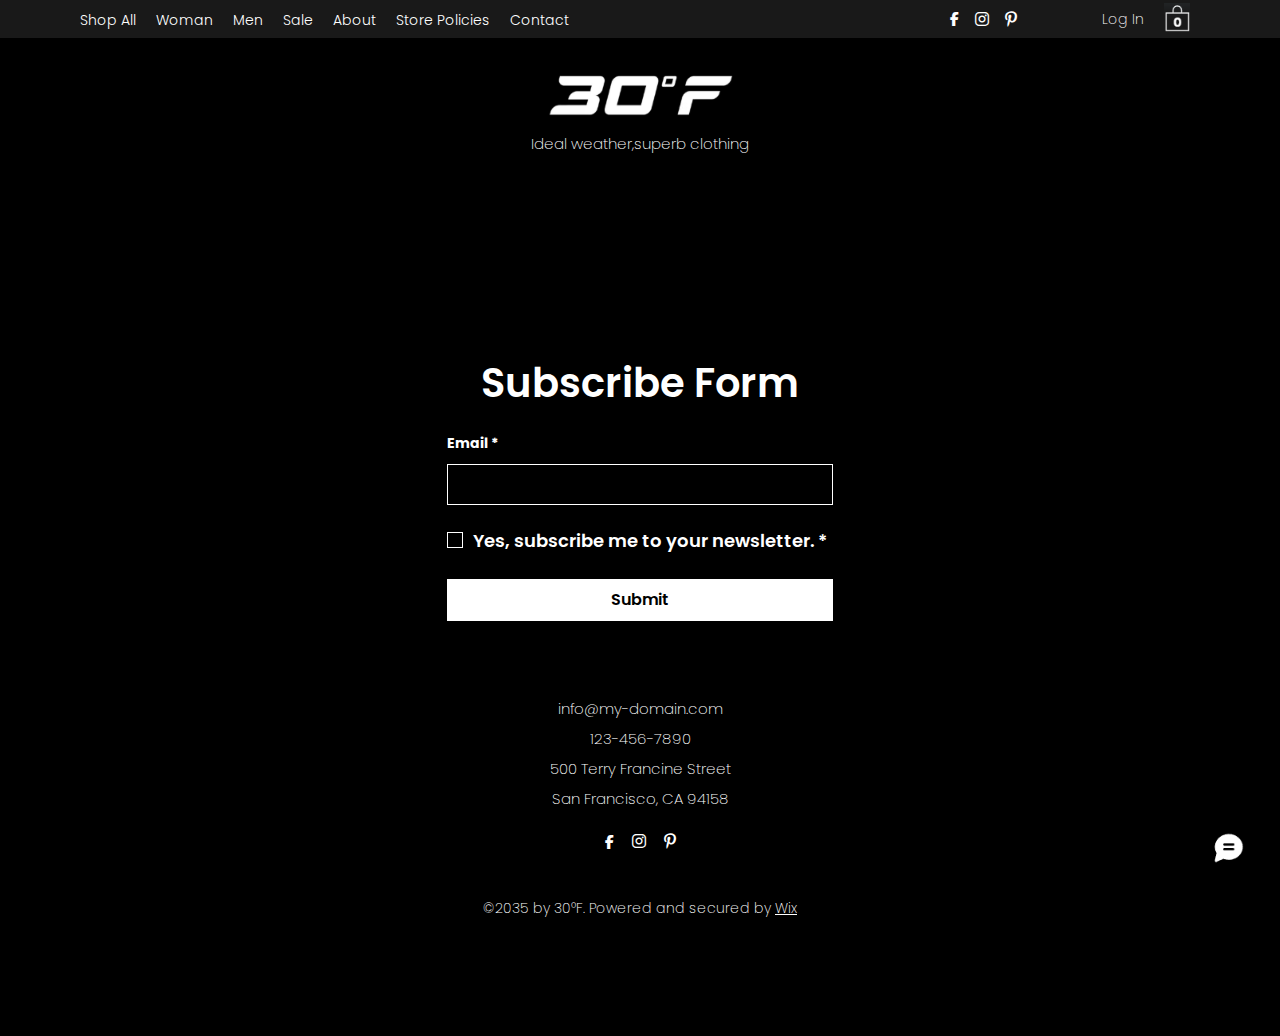
<file: website-pages/men/men.html>
<!DOCTYPE html>
<html lang="en">

<head>
  <meta charset="UTF-8">
  <meta name="viewport" content="width=device-width, initial-scale=1.0">
  <title>Document</title>
  <link rel="stylesheet" href="./men.css">
  <link rel="stylesheet" href="https://cdnjs.cloudflare.com/ajax/libs/font-awesome/6.7.2/css/all.min.css"
    integrity="sha512-Evv84Mr4kqVGRNSgIGL/F/aIDqQb7xQ2vcrdIwxfjThSH8CSR7PBEakCr51Ck+w+/U6swU2Im1vVX0SVk9ABhg=="
    crossorigin="anonymous" referrerpolicy="no-referrer" />
</head>

<body>
  <header>
    <nav>
      <ul class="sidebar">
        <li><a href="#"><i onclick=closeSidebar() class="fa-solid fa-xmark"></i></a></li>
        <li><span class="login-text">Log In</span></li>
        <li><a href="../shop_all/shopall.html">Shop All</a></li>
        <li><a href="../women.html/women.html">Woman</a></li>
        <li><a href="#">Men</a></li>
        <li><a href="../sale/sale.html">Sale</a></li>
        <li><a href="../about/about.html">About</a></li>
        <li><a href="../store_policies/storepolicies.html">Store Policies</a></li>
        <li><a href="../contact/contact.html">Contact</a></li>
      </ul>
      <ul class="desktop-nav">
        <li><a href="../shop_all/shopall.html">Shop All</a></li>
        <li><a href="../women.html/women.html">Woman</a></li>
        <li><a href="#">Men</a></li>
        <li><a href="../sale/sale.html">Sale</a></li>
        <li><a href="../about/about.html">About</a></li>
        <li><a href="../store_policies/storepolicies.html">Store Policies</a></li>
        <li><a href="../contact/contact.html">Contact</a></li>
      </ul>
      <ul class="social-media-logos">
        <span><i class="fa-brands fa-facebook-f"></i></span>
        <span><i class="fa-brands fa-instagram"></i></span>
        <span><i class="fa-brands fa-pinterest-p"></i></span>
      </ul>
      <div class="login-and-cart">
        <span class="login-text">Log In</span>
        <img src="../../additional-images/cart.png" alt="cart">
        <i onclick=showSidebar() class="fa-solid fa-bars"></i>
      </div>

    </nav>
    <div class="lower-side">
      <a href="../../index.html"><img src="../../additional-images/logo.png" alt="logo"></a>
      <span>Ideal weather,superb clothing</span>
    </div>
  </header>
  <div class="floating-comment">
    <img src="../../additional-images/comment.png" alt="floating_comment">
  </div>
  <main>

  </main>
  <footer>
    <form>
      <h1>Subscribe Form</h1>
      <div class="email-container">
        <label for="email">Email *</label>
        <input type="email" id="email" required>
      </div>
      <div class="checkbox-container">
        <input type="checkbox" id="check" required>
        <label for="check">Yes, subscribe me to your newsletter. *</label>
      </div>
      <button type="submit">Submit</button>
    </form>
    <div class="address">
      <span>info@my-domain.com</span>
      <span>123-456-7890</span>
      <span>500 Terry Francine Street</span>
      <span>San Francisco, CA 94158</span>
    </div>
    <ul class="social-media-logos">
      <span><i class="fa-brands fa-facebook-f"></i></span>
      <span><i class="fa-brands fa-instagram"></i></span>
      <span><i class="fa-brands fa-pinterest-p"></i></span>
    </ul>
    <span>&#169;2035 by 30°F. Powered and secured by <a
        href="https://manage.wix.com/account/websites?referralAdditionalInfo=Route">Wix</a></span>
  </footer>
  <script>
    function showSidebar() {
      const sidebar = document.querySelector('.sidebar');
      sidebar.style.display = "flex";
    }
    function closeSidebar() {
      const sidebar = document.querySelector('.sidebar');
      sidebar.style.display = "none";
    }
  </script>
</body>

</html>
</file>
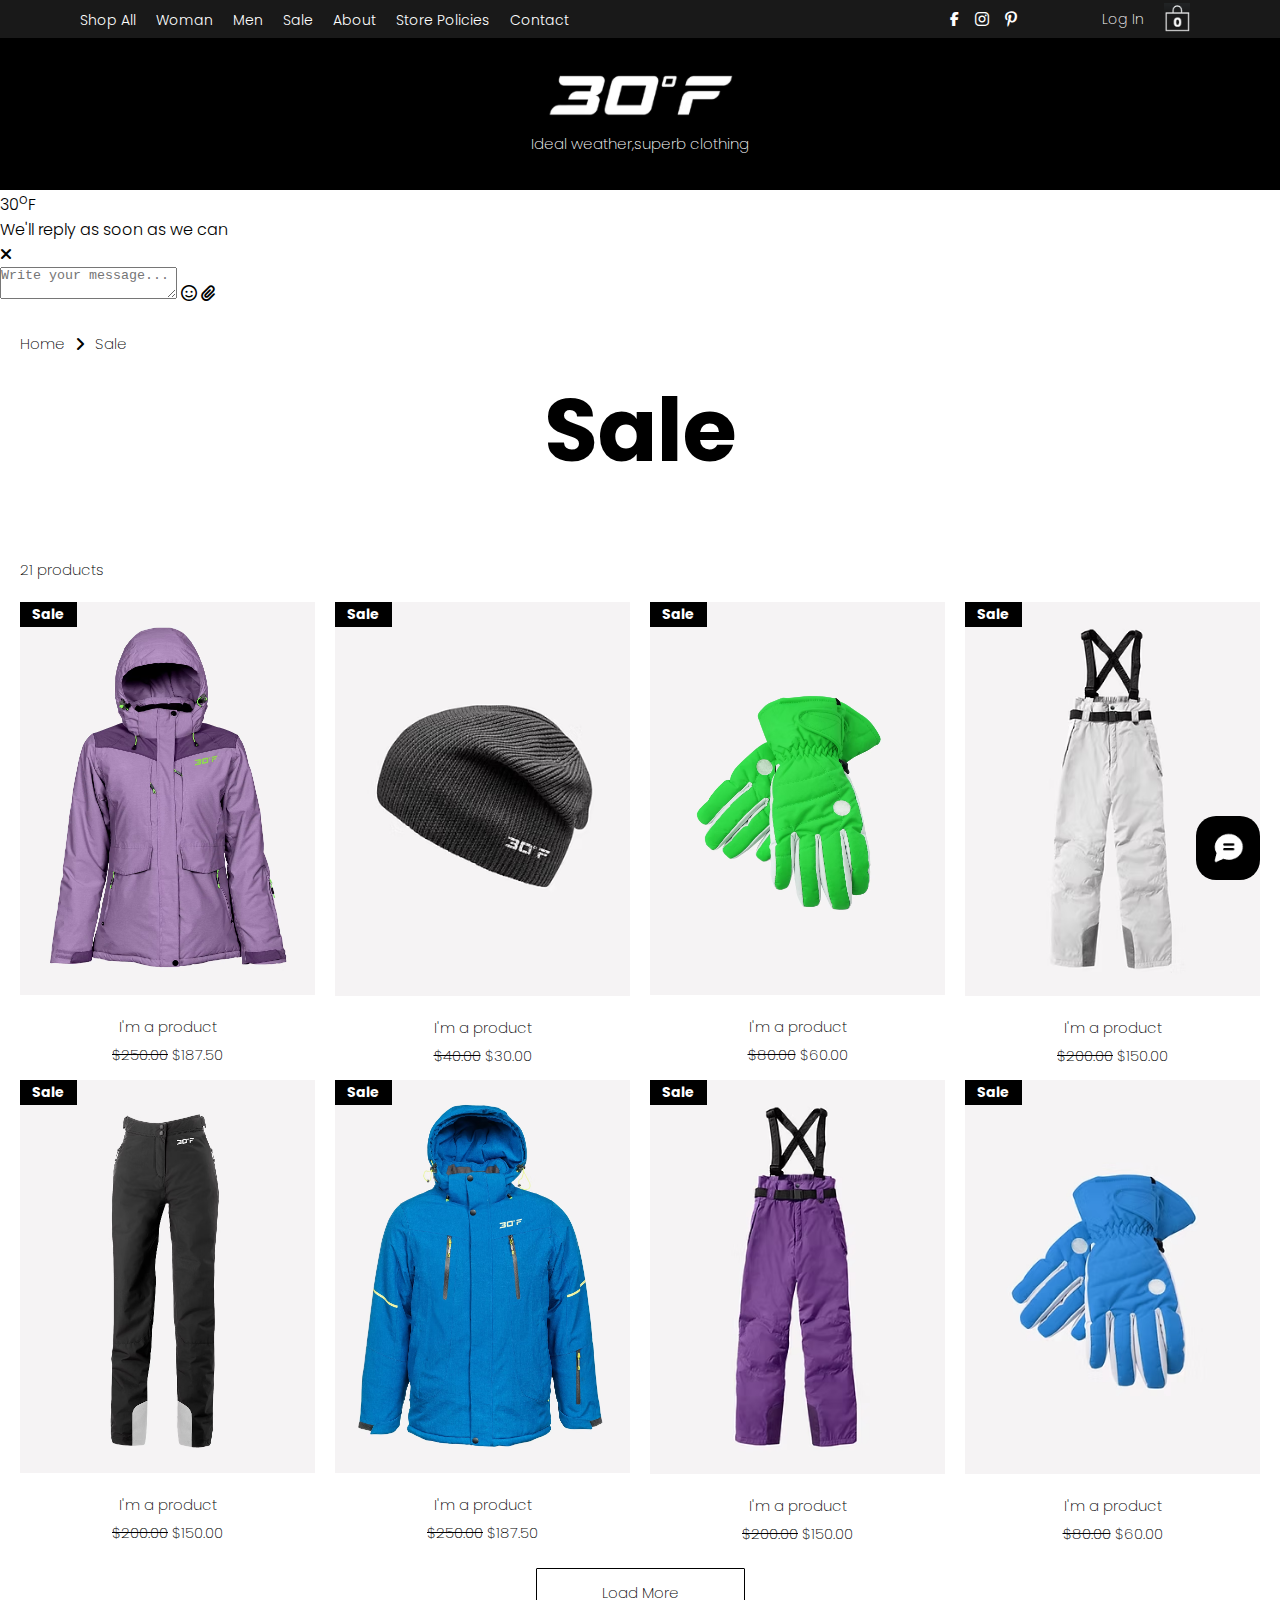
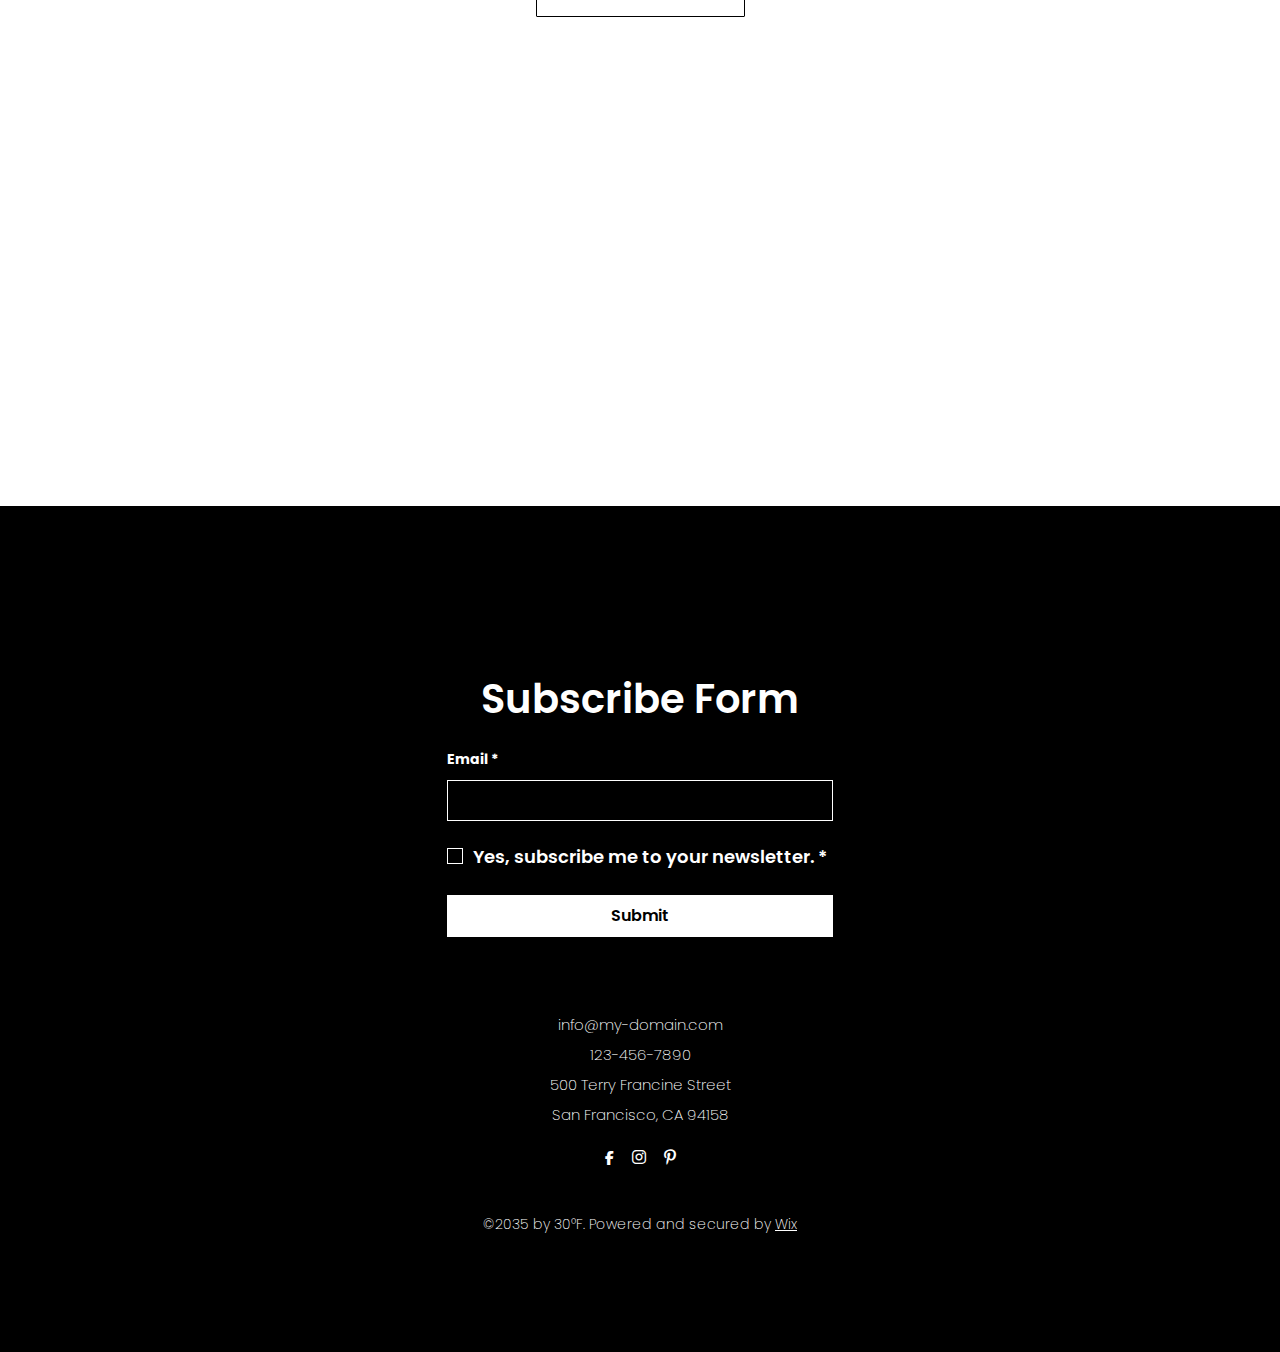
<file: website-pages/sale/sale.html>
<!DOCTYPE html>
<html lang="en">

<head>
  <meta charset="UTF-8">
  <meta name="viewport" content="width=device-width, initial-scale=1.0">
  <title>Document</title>
  <link rel="stylesheet" href="./sale.css">
  <link rel="stylesheet" href="../../tablet-responsives/sale/sale_tablet.css">
  <link rel="stylesheet" href="../../mobile-responsives/sale/large_mobile_sale.css">
  <link rel="stylesheet" href="../../mobile-responsives/sale/small_mobile_sale.css">
  <link rel="stylesheet" href="https://cdnjs.cloudflare.com/ajax/libs/font-awesome/6.7.2/css/all.min.css"
    integrity="sha512-Evv84Mr4kqVGRNSgIGL/F/aIDqQb7xQ2vcrdIwxfjThSH8CSR7PBEakCr51Ck+w+/U6swU2Im1vVX0SVk9ABhg=="
    crossorigin="anonymous" referrerpolicy="no-referrer" />
</head>

<body>
  <header>
    <nav>
      <ul class="sidebar">
        <li><a href="#"><i onclick=closeSidebar() class="fa-solid fa-xmark"></i></a></li>
        <li><span class="login-text">Log In</span></li>
        <li><a href="../shop_all/shopall.html">Shop All</a></li>
        <li><a href="../women.html/women.html">Woman</a></li>
        <li><a href="../men/men.html">Men</a></li>
        <li><a href="#">Sale</a></li>
        <li><a href="../about/about.html">About</a></li>
        <li><a href="../store_policies/storepolicies.html">Store Policies</a></li>
        <li><a href="../contact/contact.html">Contact</a></li>
      </ul>
      <ul class="desktop-nav">
        <li><a href="../shop_all/shopall.html">Shop All</a></li>
        <li><a href="../women.html/women.html">Woman</a></li>
        <li><a href="../men/men.html">Men</a></li>
        <li><a href="#">Sale</a></li>
        <li><a href="../about/about.html">About</a></li>
        <li><a href="../store_policies/storepolicies.html">Store Policies</a></li>
        <li><a href="../contact/contact.html">Contact</a></li>
      </ul>
      <ul class="social-media-logos">
        <span><i class="fa-brands fa-facebook-f"></i></span>
        <span><i class="fa-brands fa-instagram"></i></span>
        <span><i class="fa-brands fa-pinterest-p"></i></span>
      </ul>
      <div class="login-and-cart">
        <span class="login-text">Log In</span>
        <img src="../../additional-images/cart.png" alt="cart">
        <i onclick=showSidebar() class="fa-solid fa-bars"></i>
      </div>

    </nav>
    <div class="lower-side">
      <a href="../../index.html"><img src="../../additional-images/logo.png" alt="logo"></a>
      <span>Ideal weather,superb clothing</span>
    </div>
  </header>
  <div onclick=openComment() class="floating-comment">
    <img src="../../additional-images/comment.png" alt="floating_comment">
  </div>
  <div class="opened-comment">
    <div class="upper-side">
      <span class="receiver">30<sup>o</sup>F</span>
      <div class="active-status">
        <div class="green-dot"></div>
        <p>We'll reply as soon as we can</p>
      </div>
      <i onclick=closeComment() class="fa-solid fa-xmark"></i>
    </div>
    <div class="middle-side"></div>
    <div class="lower-side">
      <textarea placeholder="Write your message..."></textarea>
      <i class="fa-regular fa-face-smile"></i>
      <i class="fa-solid fa-paperclip"></i>
    </div>
  </div>
  <main>
    <section>
      <div class="directory">
        <a href="../../index.html">Home</a>
        <i class="fa-solid fa-angle-right"></i>
        <span>Sale</span>
      </div>
      <h1 class="big-text">Sale</h1>
      <span class="product-quantity">21 products</span>
      <div class="product-grid-container">
        <div class="product-card">
          <img src="../../product images/women-jackets/women_purple_jacket.avif" alt="women_purple_jacket">
          <span class="new-tag">Sale</span>
          <span class="im-product-text">I'm a product</span>
          <span class="product-price"><span class="discount">$250.00</span> $187.50</span>
        </div>
        <div class="product-card">
          <img src="../../product images/men-hats/black_hat.avif" alt="men_black_hat">
          <span class="new-tag">Sale</span>
          <span class="im-product-text">I'm a product</span>
          <span class="product-price"><span class="discount">$40.00</span> $30.00</span>
        </div>
        <div class="product-card">
          <img src="../../product images/women-gloves/women_lime_gloves.avif" alt="women_lime_gloves">
          <span class="new-tag">Sale</span>
          <span class="im-product-text">I'm a product</span>
          <span class="product-price"><span class="discount">$80.00</span> $60.00</span>
        </div>
        <div class="product-card">
          <img src="../../product images/men-pants/white_pants.avif" alt="men_white_pants">
          <span class="new-tag">Sale</span>
          <span class="im-product-text">I'm a product</span>
          <span class="product-price"><span class="discount">$200.00</span> $150.00</span>
        </div>
        <div class="product-card">
          <img src="../../product images/women-pants/women_black_pants.avif" alt="women_black_pants">
          <span class="new-tag">Sale</span>
          <span class="im-product-text">I'm a product</span>
          <span class="product-price"><span class="discount">$200.00</span> $150.00</span>
        </div>
        <div class="product-card">
          <img src="../../product images/men-jackets/blue-jacket.avif" alt="men_blue_jacket">
          <span class="new-tag">Sale</span>
          <span class="im-product-text">I'm a product</span>
          <span class="product-price"><span class="discount">$250.00</span> $187.50</span>
        </div>
        <div class="product-card">
          <img src="../../product images/men-pants/purple_pants.avif" alt="men_purple_pants">
          <span class="new-tag">Sale</span>
          <span class="im-product-text">I'm a product</span>
          <span class="product-price"><span class="discount">$200.00</span> $150.00</span>
        </div>
        <div class="product-card">
          <img src="../../product images/men-gloves/blue_gloves.avif" alt="men_blue_gloves">
          <span class="new-tag">Sale</span>
          <span class="im-product-text">I'm a product</span>
          <span class="product-price"><span class="discount">$80.00</span> $60.00</span>
        </div>
      </div>
      <button class="load-btn">Load More</button>
    </section>
  </main>
  <footer>
    <form>
      <h1>Subscribe Form</h1>
      <div class="email-container">
        <label for="email">Email *</label>
        <input type="email" id="email" required>
      </div>
      <div class="checkbox-container">
        <input type="checkbox" id="check" required>
        <label for="check">Yes, subscribe me to your newsletter. *</label>
      </div>
      <button type="submit">Submit</button>
    </form>
    <div class="address">
      <span>info@my-domain.com</span>
      <span>123-456-7890</span>
      <span>500 Terry Francine Street</span>
      <span>San Francisco, CA 94158</span>
    </div>
    <ul class="social-media-logos">
      <span><i class="fa-brands fa-facebook-f"></i></span>
      <span><i class="fa-brands fa-instagram"></i></span>
      <span><i class="fa-brands fa-pinterest-p"></i></span>
    </ul>
    <span>&#169;2035 by 30°F. Powered and secured by <a
        href="https://manage.wix.com/account/websites?referralAdditionalInfo=Route" target="_blank">Wix</a></span>
  </footer>
  <script>
    function showSidebar() {
      const sidebar = document.querySelector('.sidebar');
      sidebar.style.display = "flex";
    }
    function closeSidebar() {
      const sidebar = document.querySelector('.sidebar');
      sidebar.style.display = "none";
    }

    function openComment() {
      const openedComment = document.querySelector('.opened-comment');
      openedComment.style.display = "unset";
      const floatingComment = document.querySelector(".floating-comment");
      floatingComment.style.display = "none";
    }
    function closeComment() {
      const openedComment = document.querySelector('.opened-comment');
      openedComment.style.display = "none";
      const floatingComment = document.querySelector('.floating-comment');
      floatingComment.style.display = "flex";
    }
  </script>
</body>

</html>
</file>
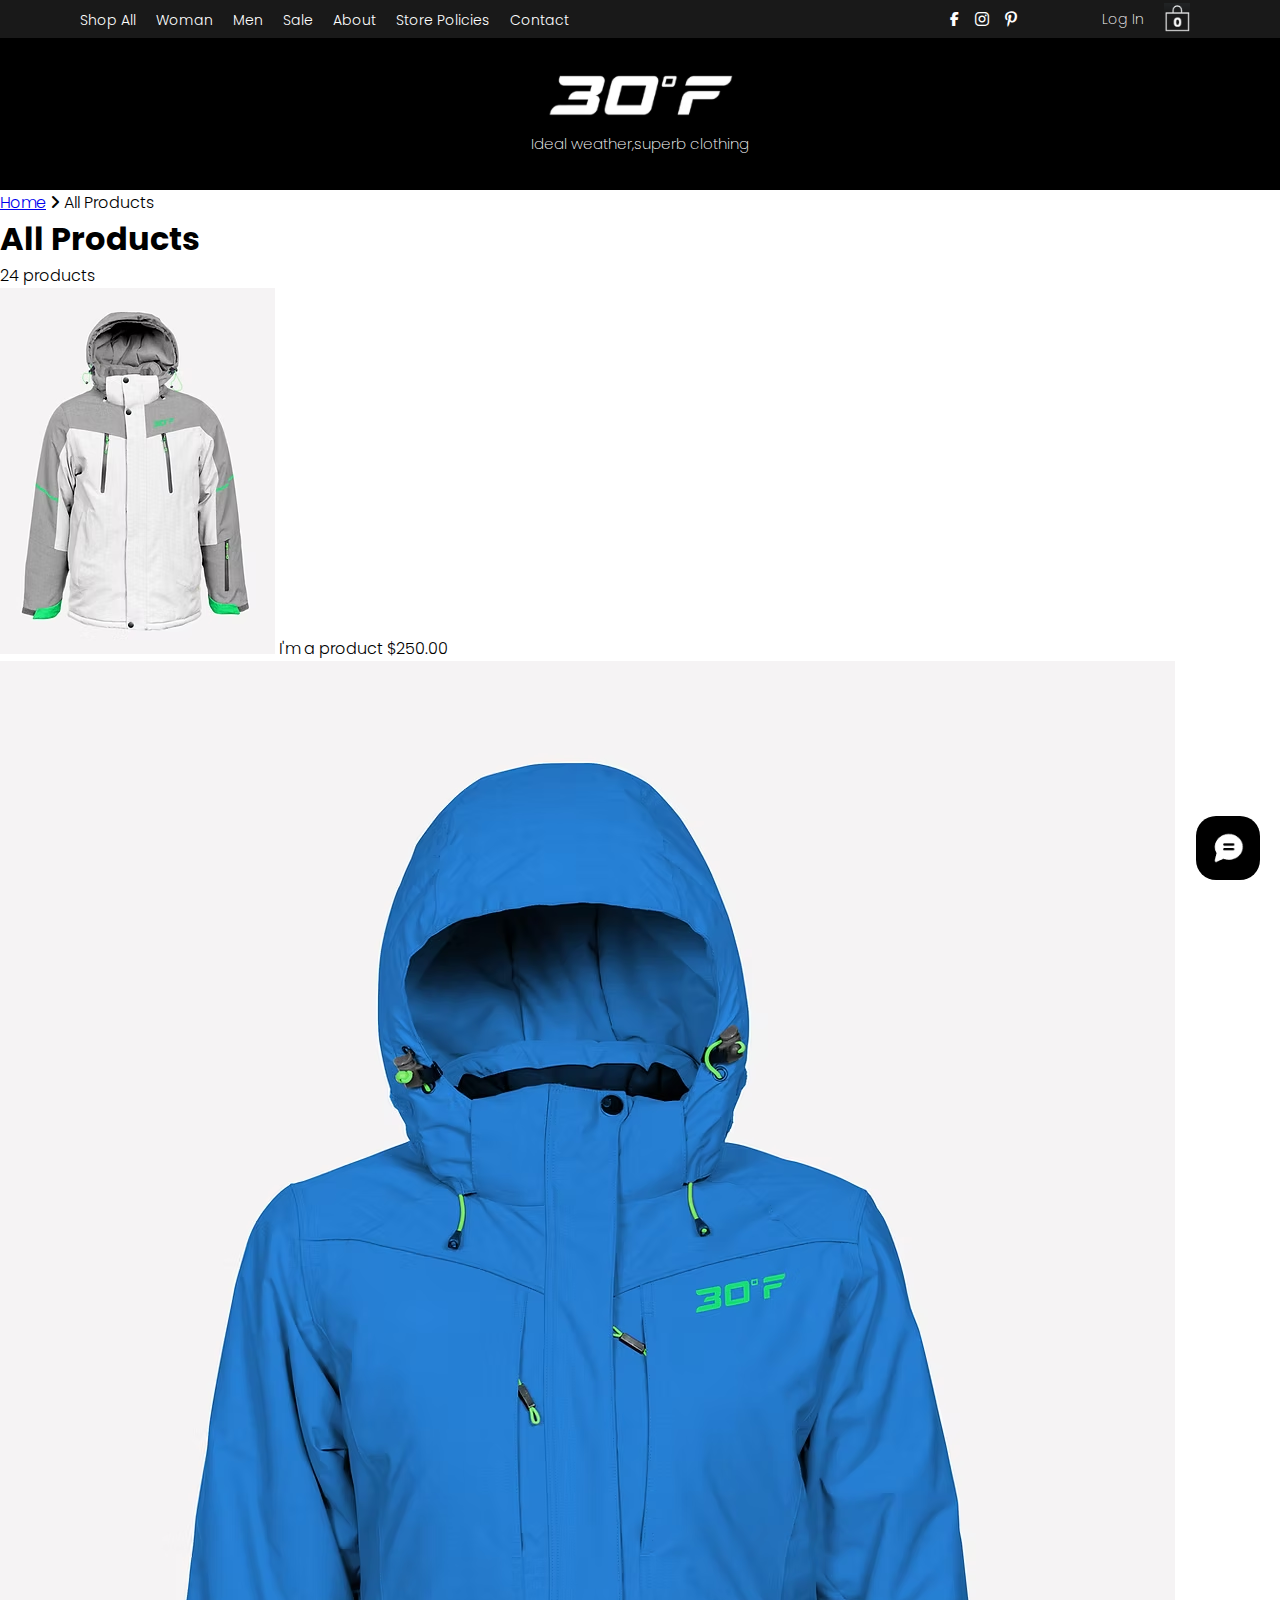
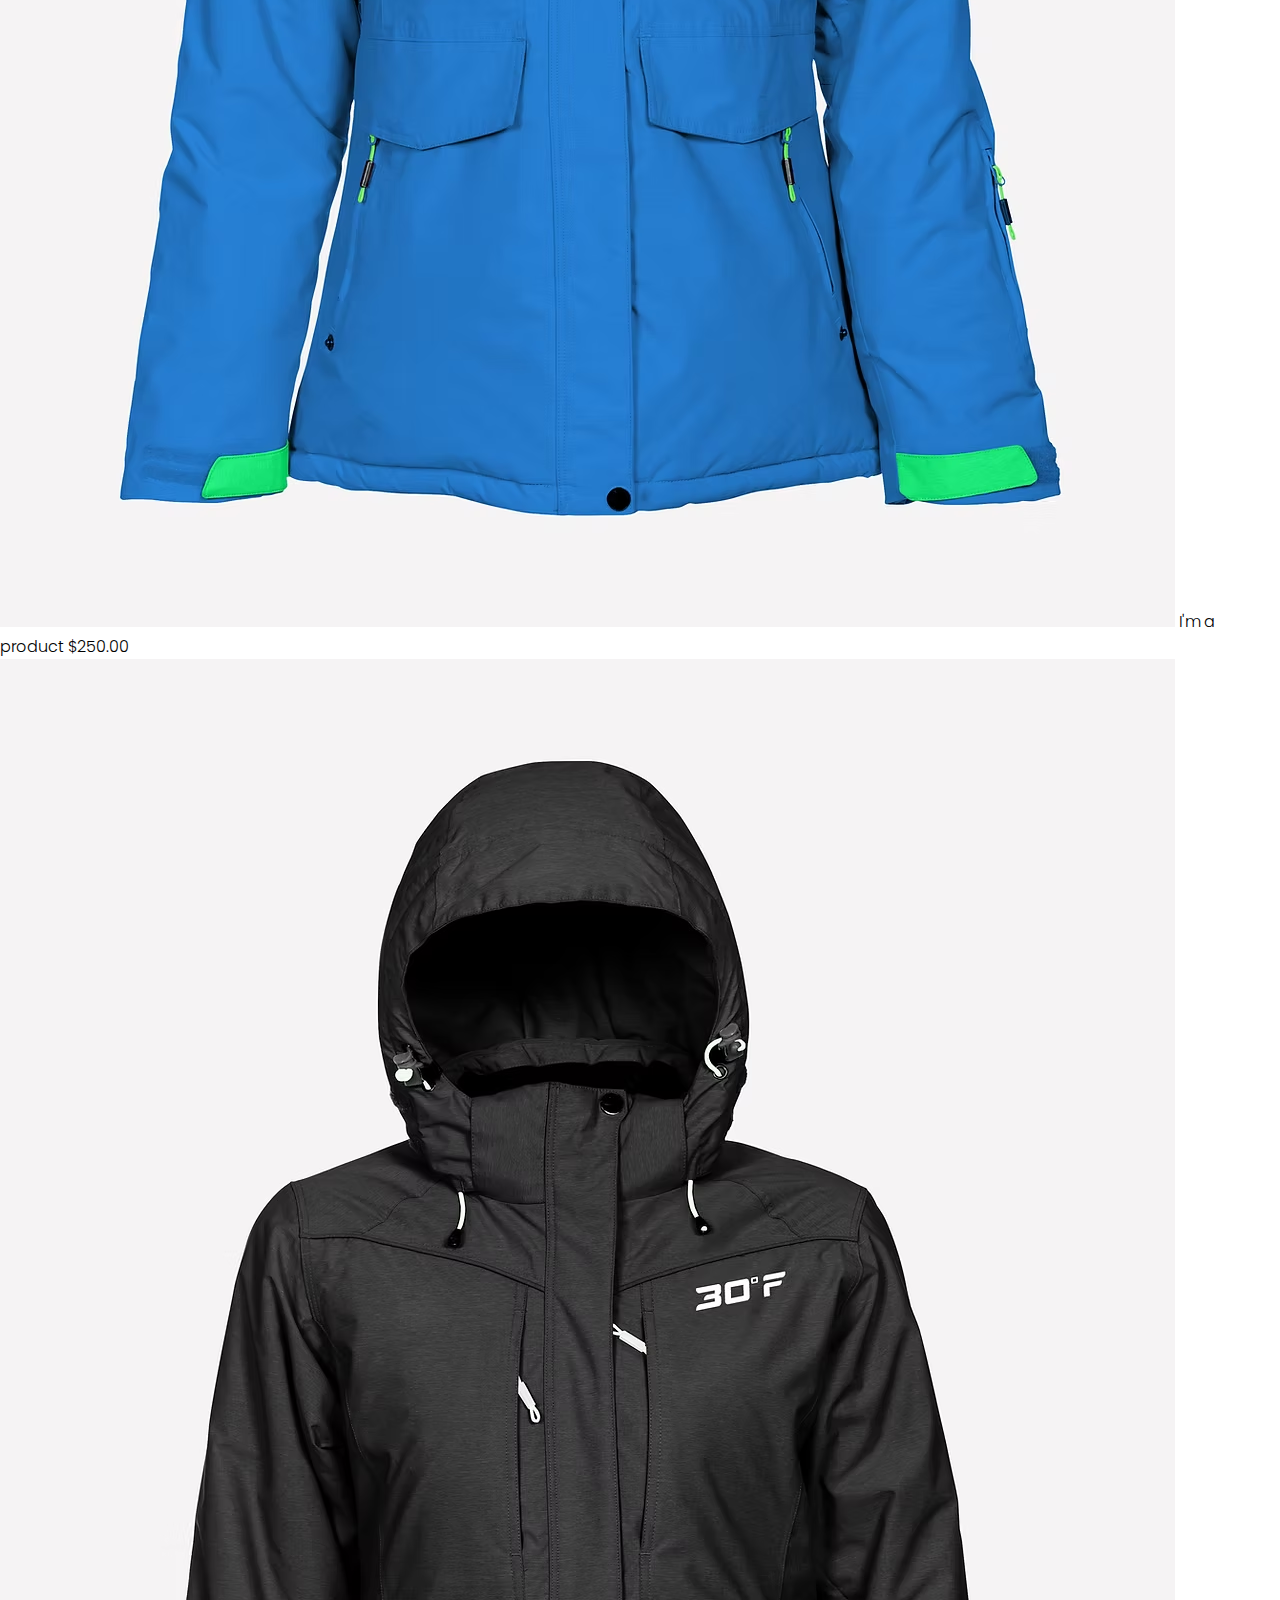
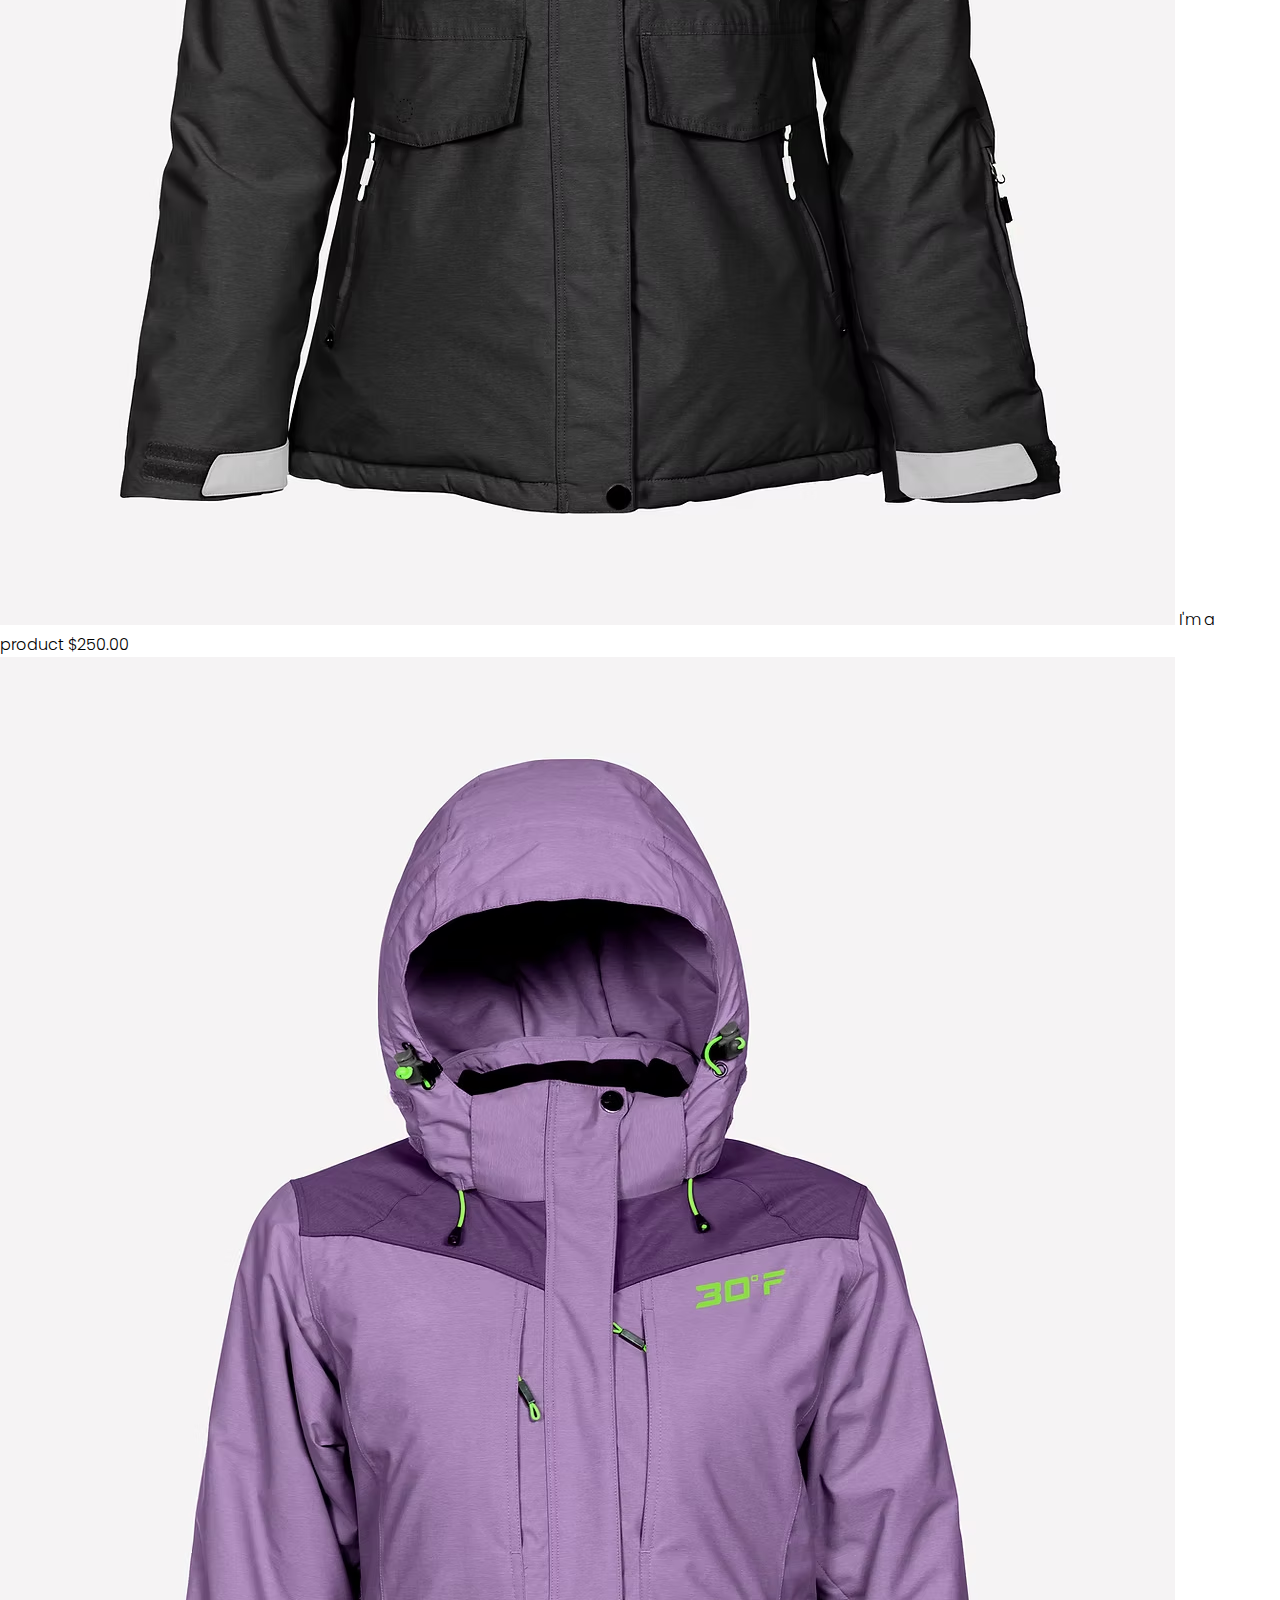
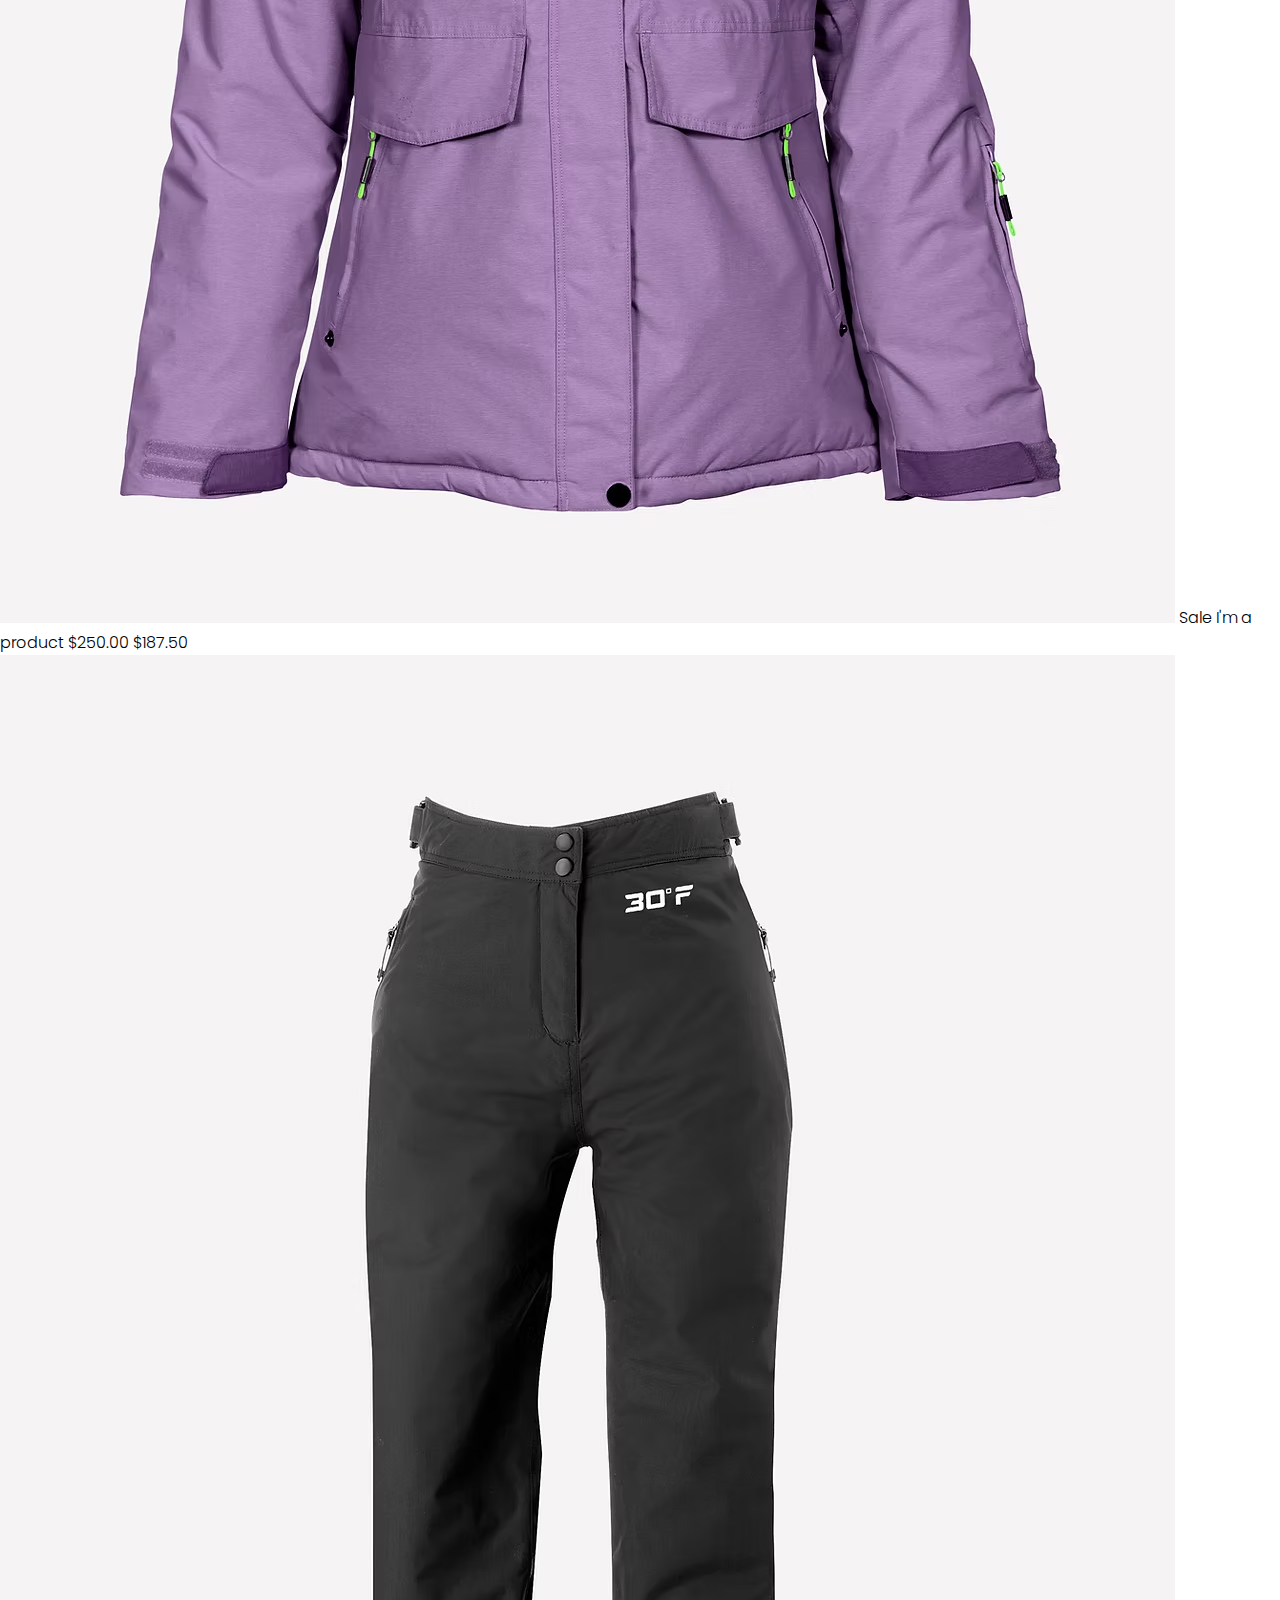
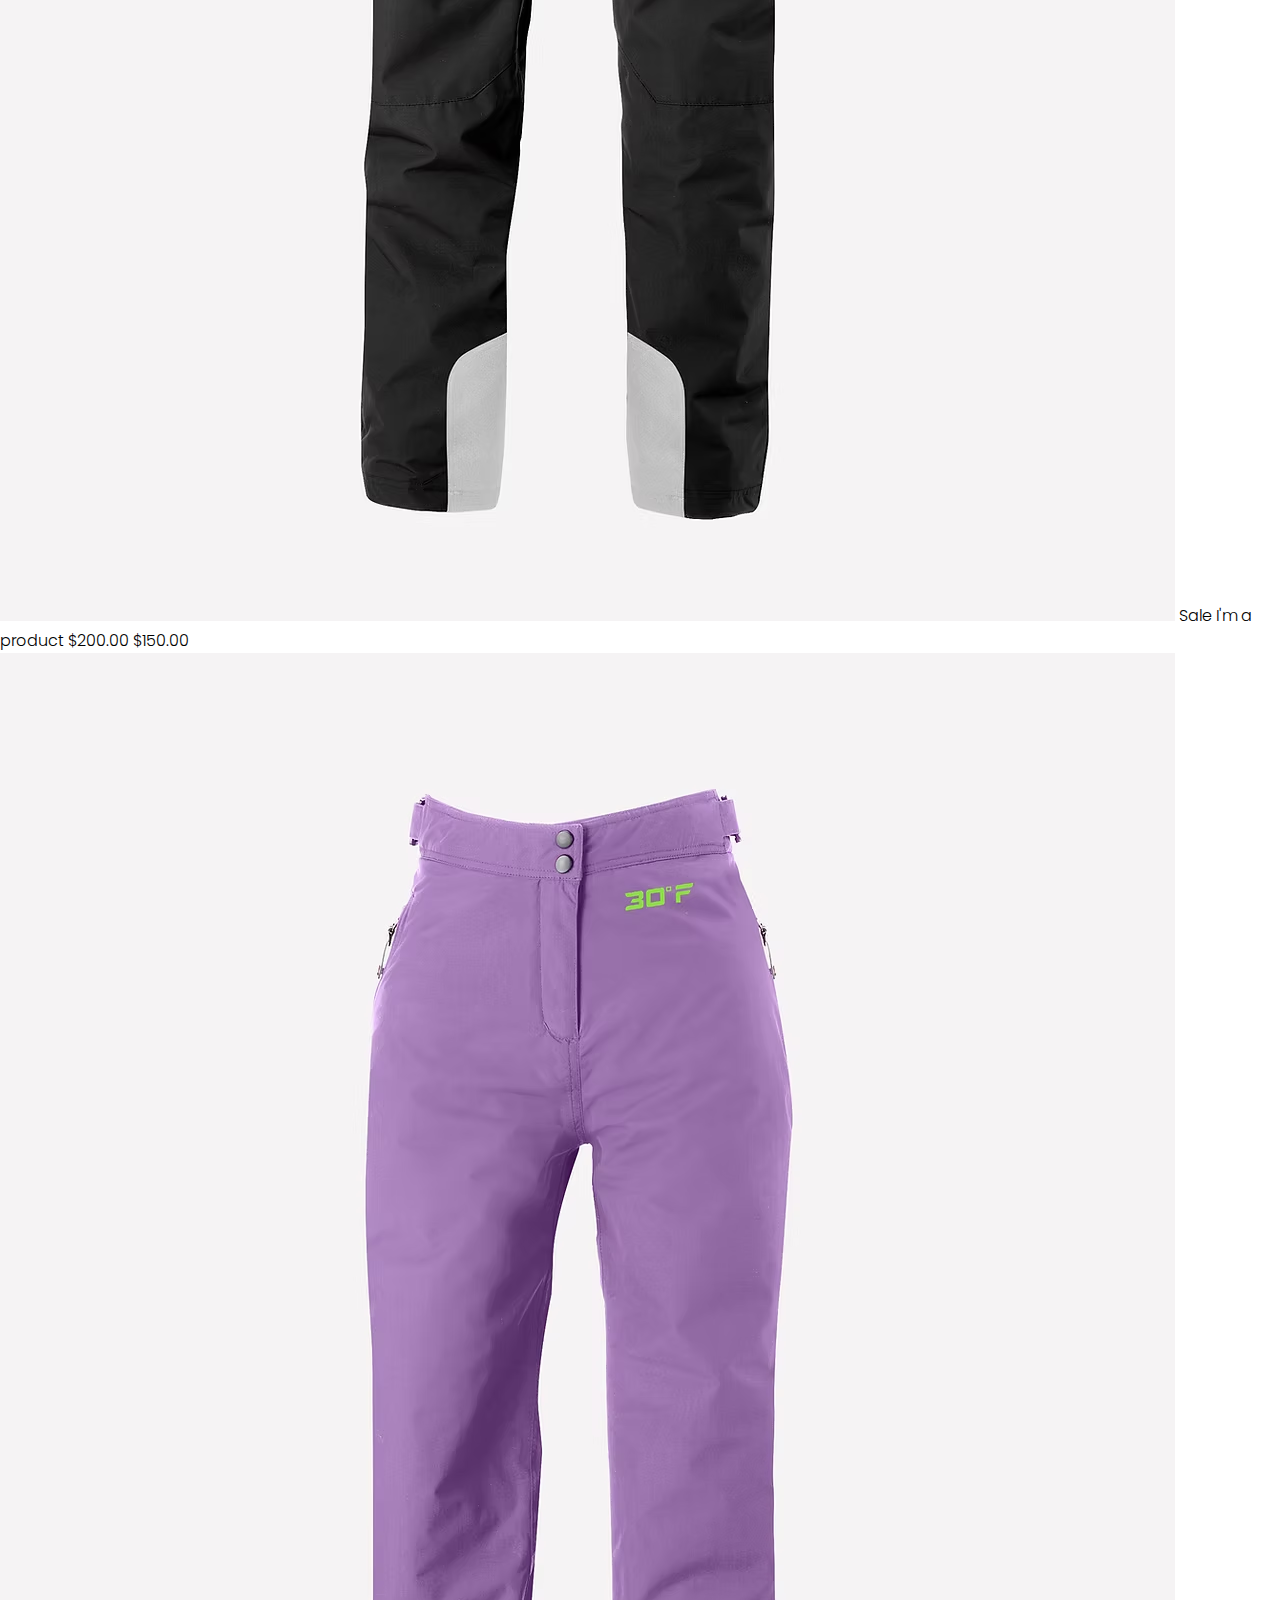
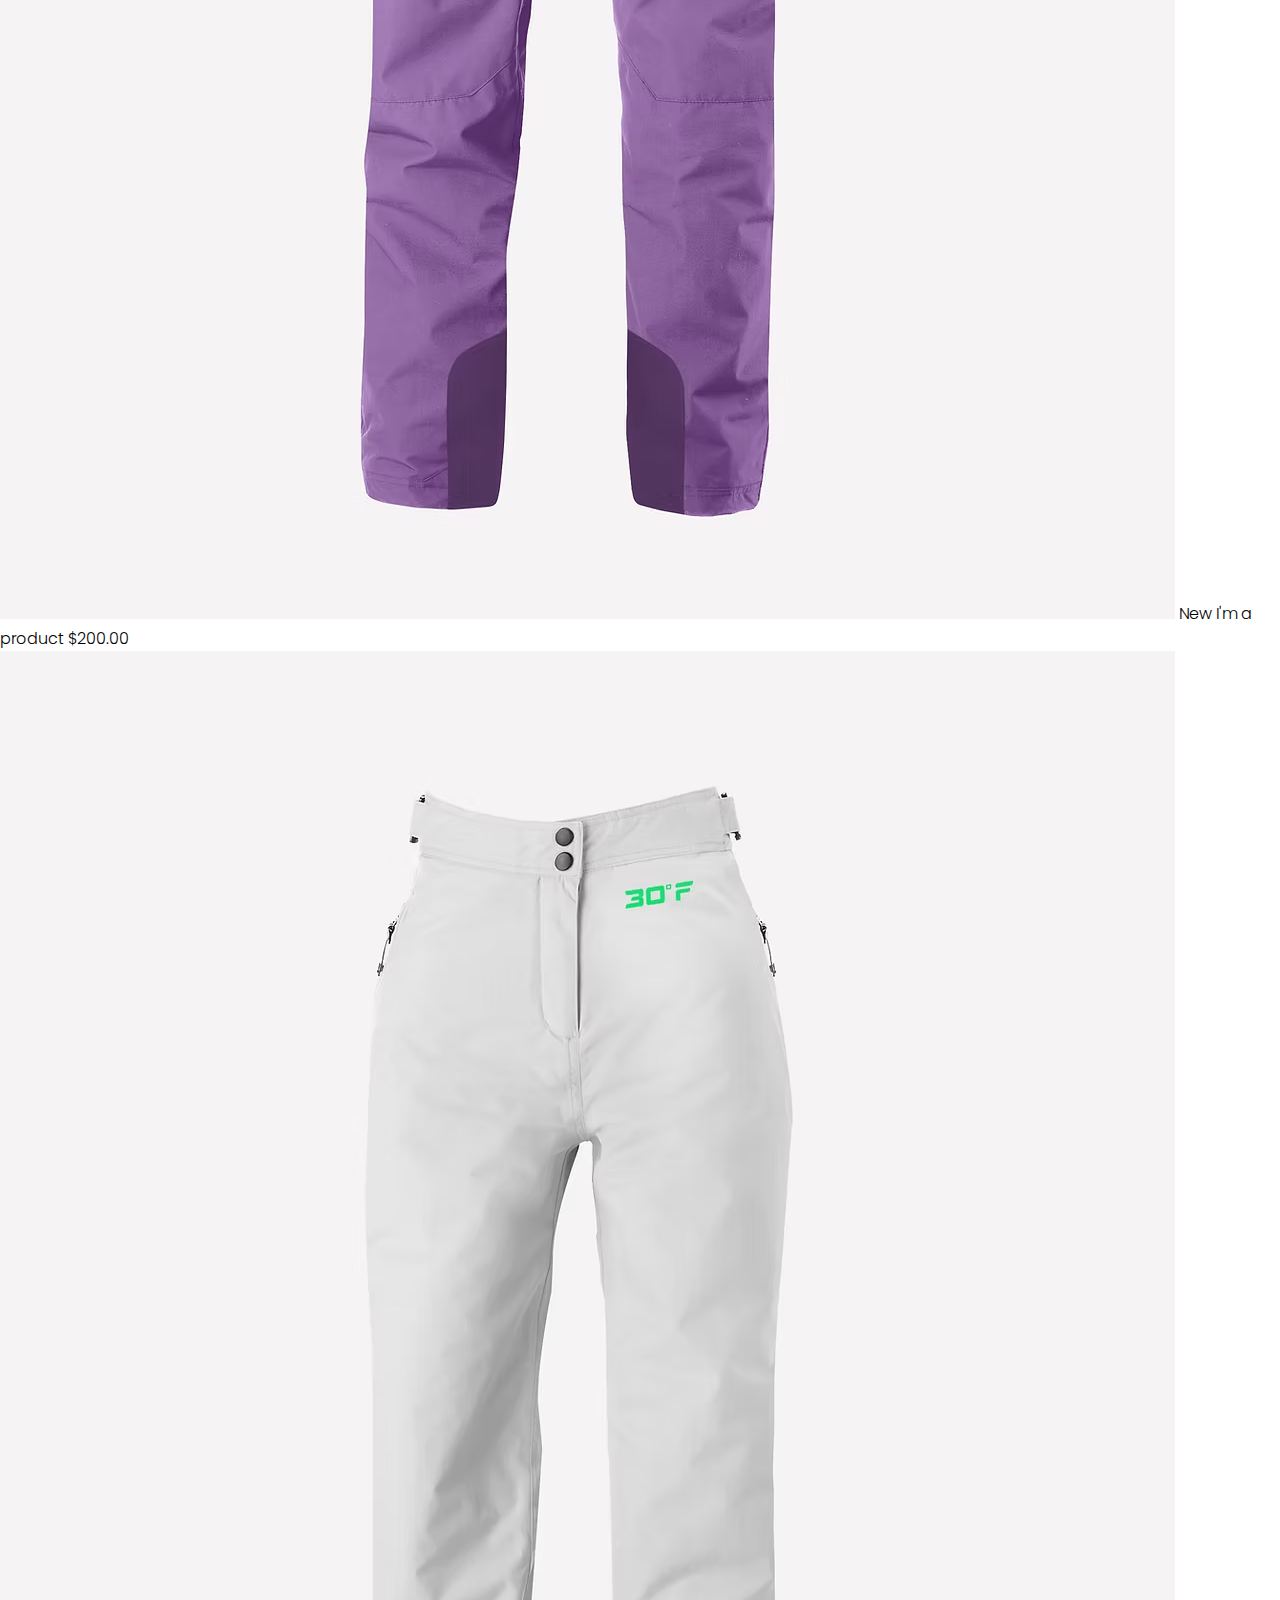
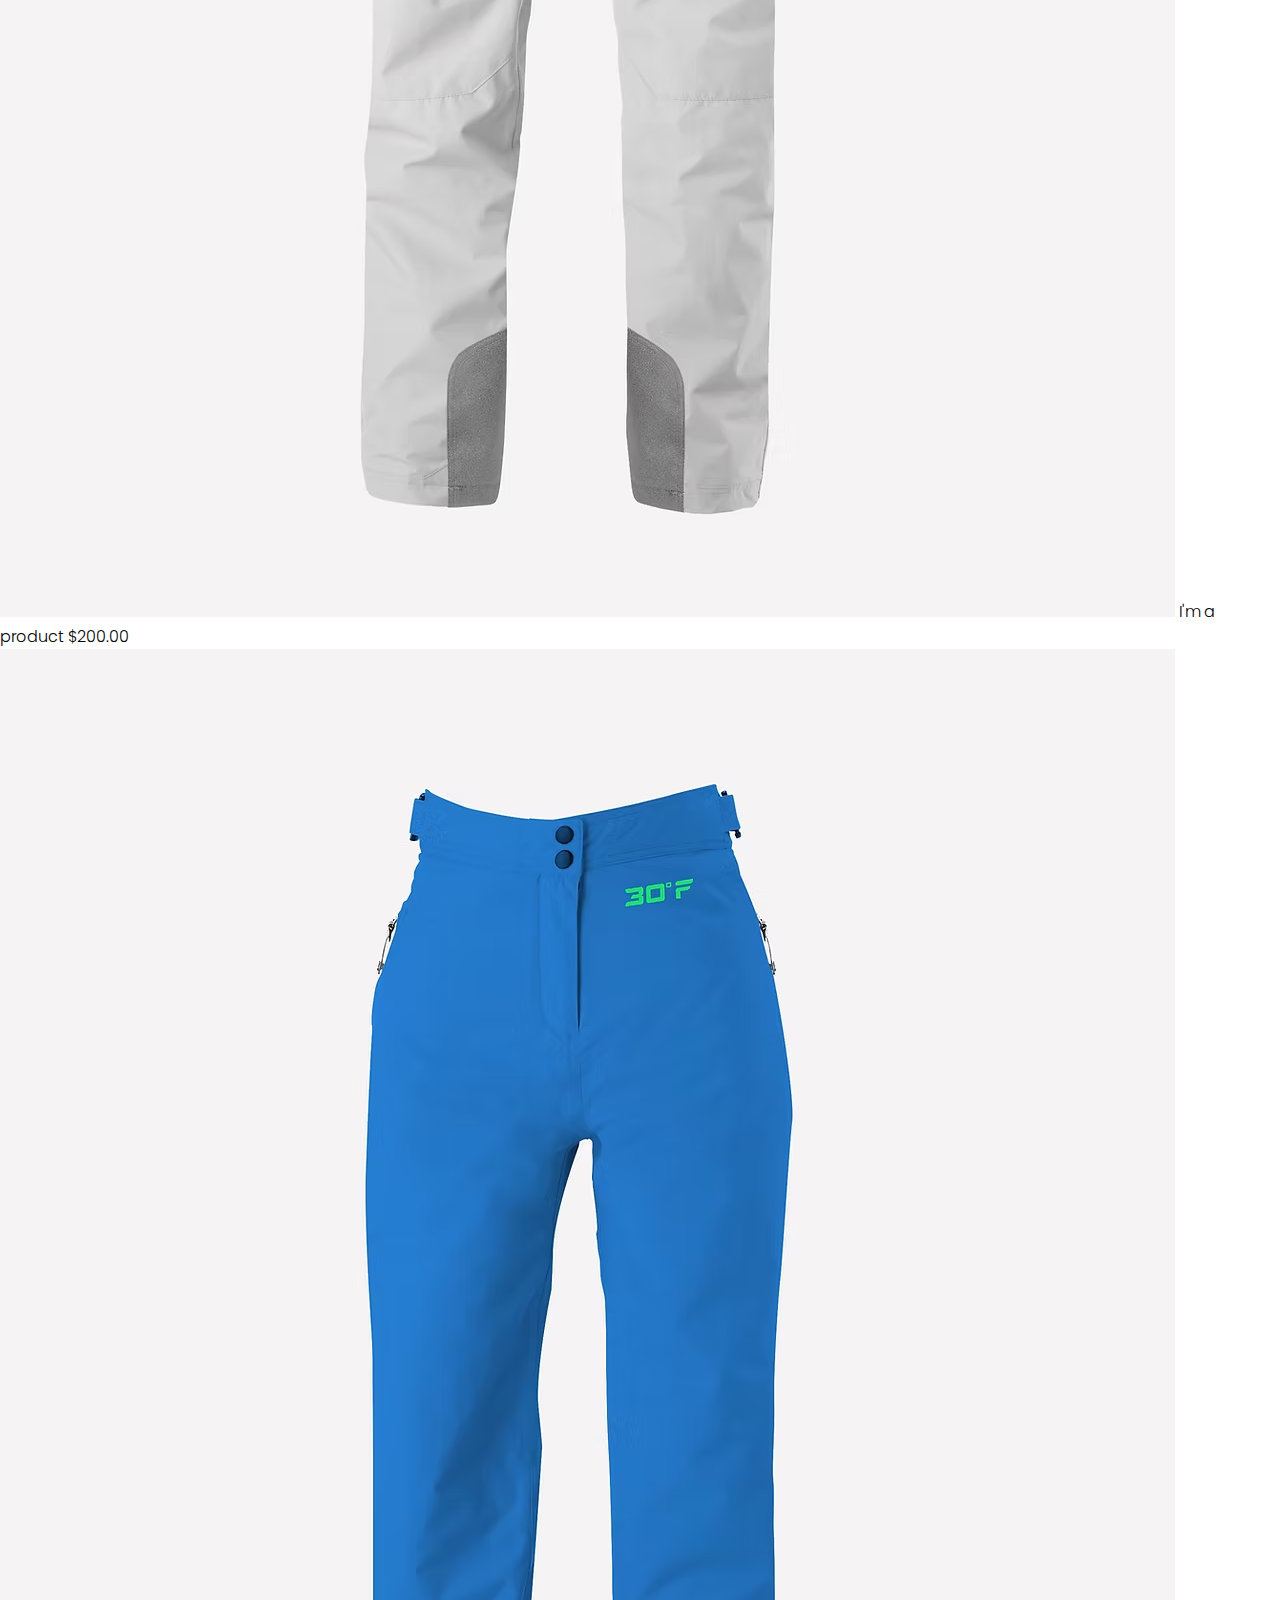
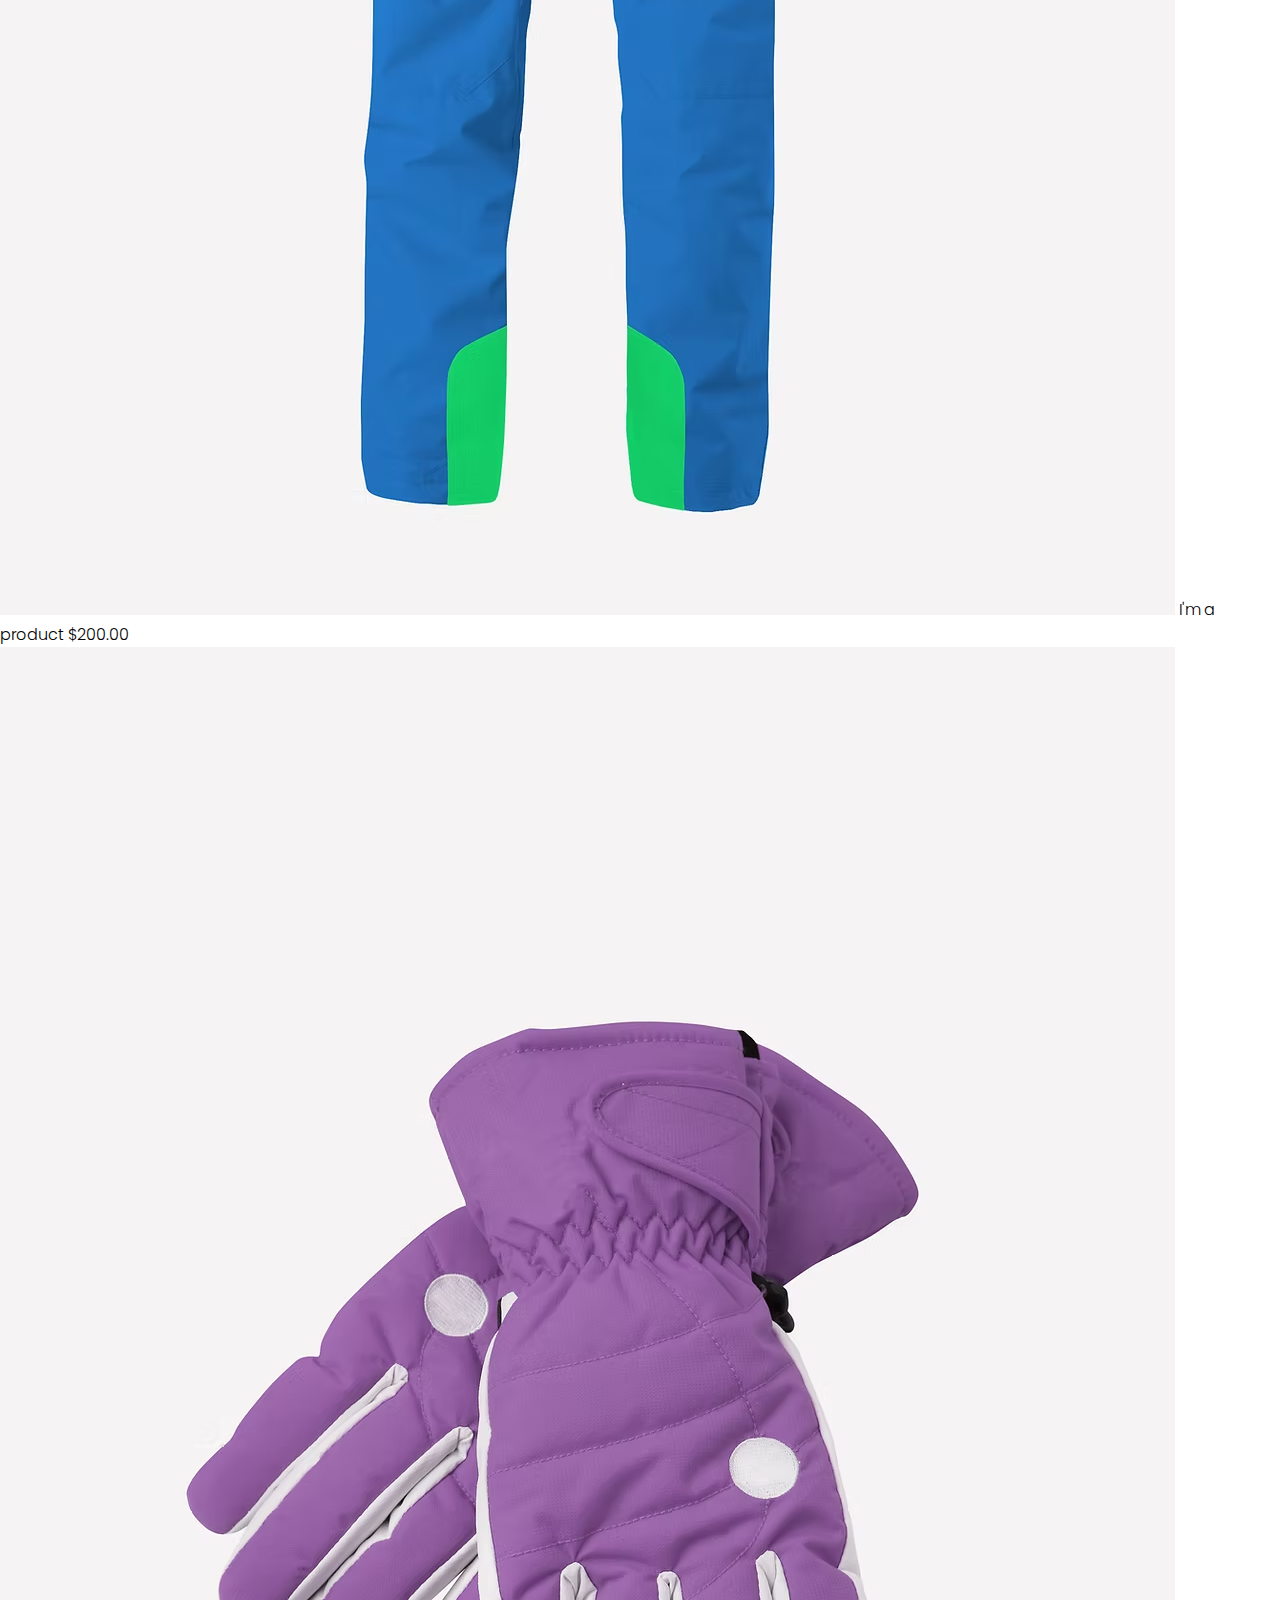
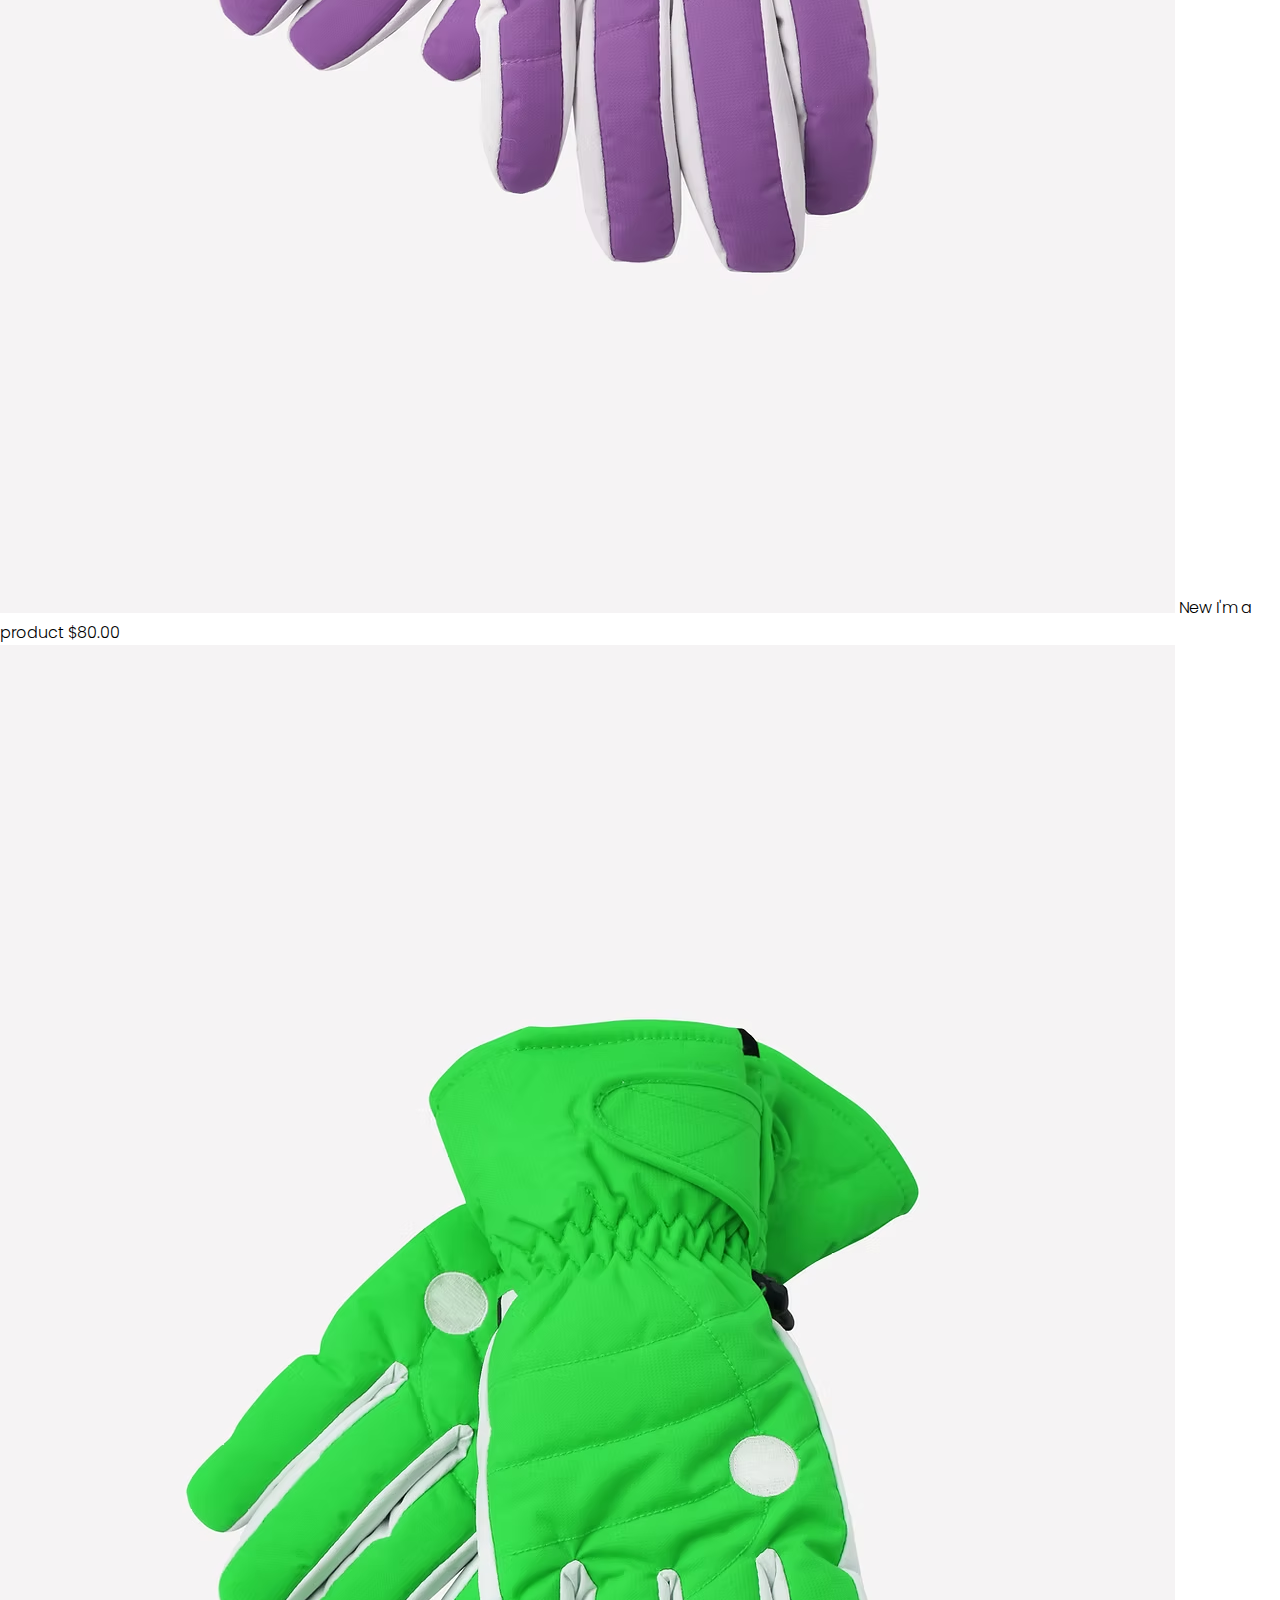
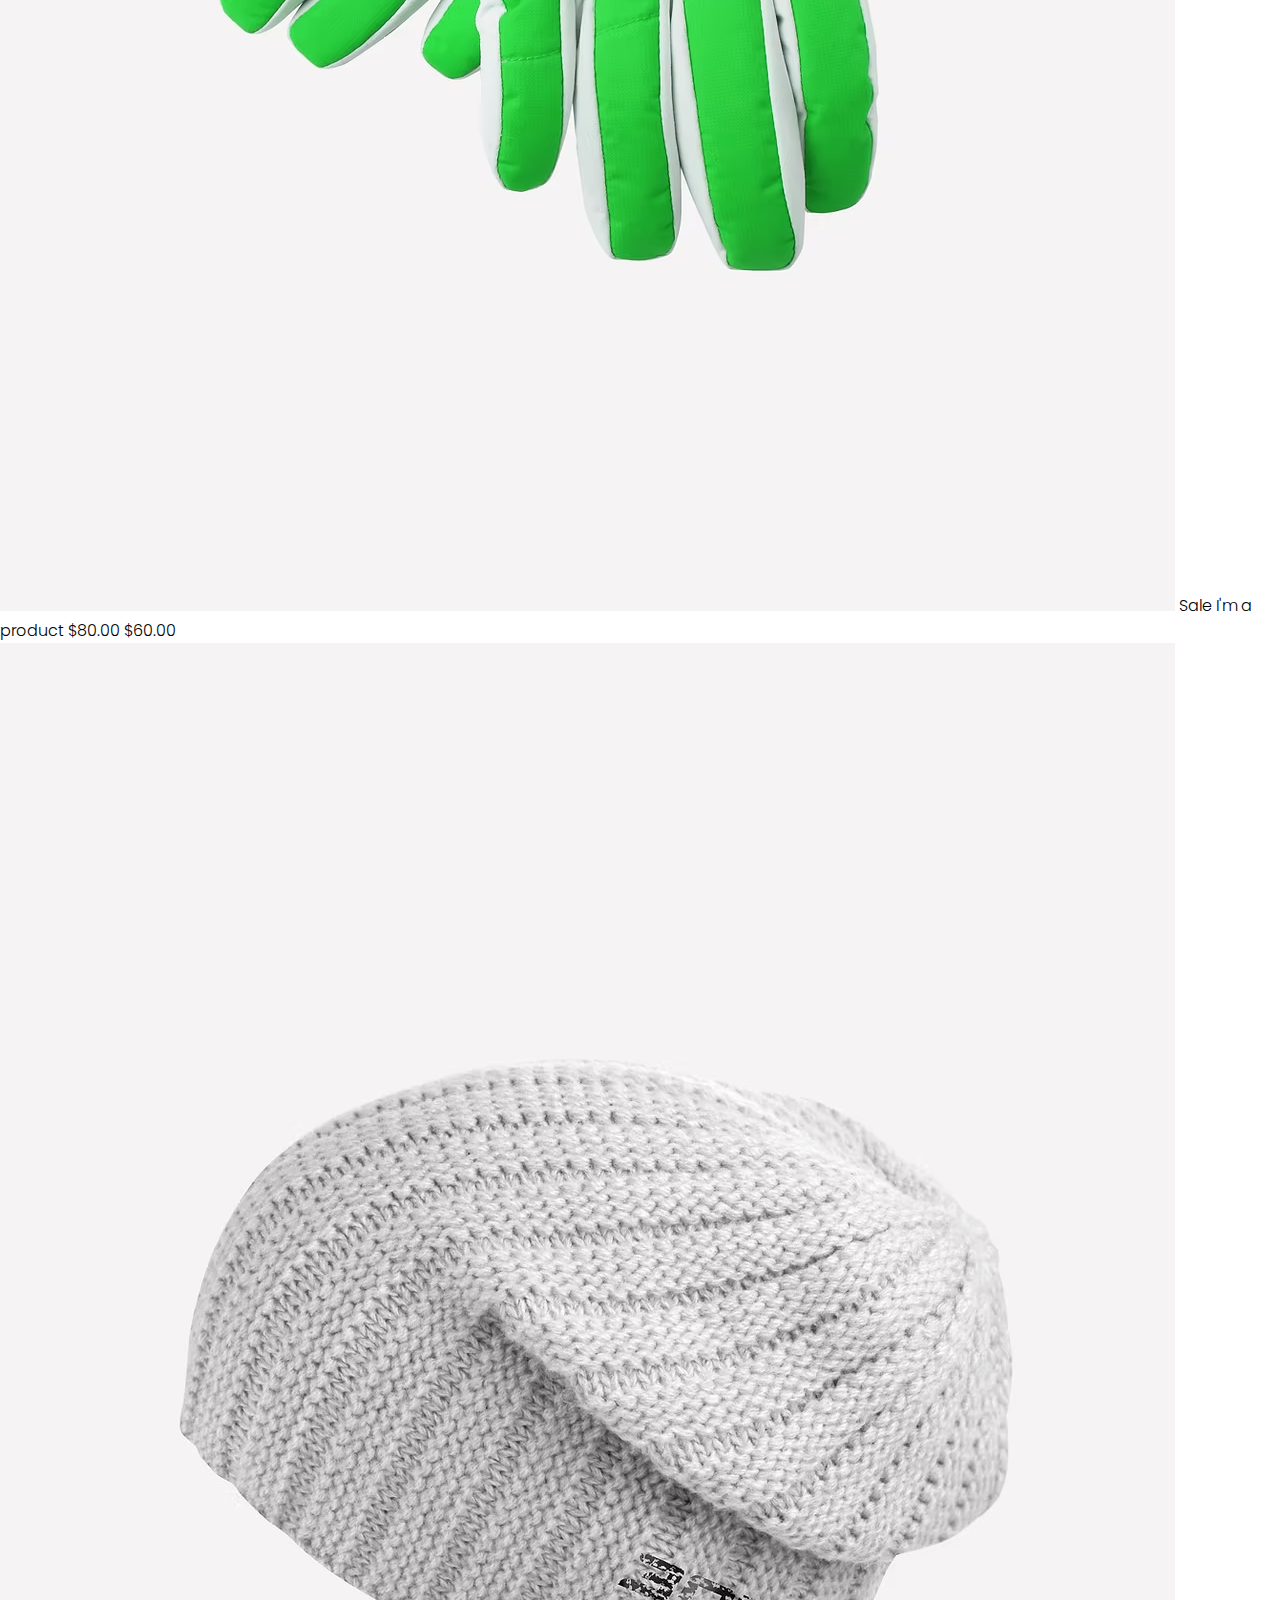
<file: website-pages/shop_all/shopall.html>
<!DOCTYPE html>
<html lang="en">

<head>
  <meta charset="UTF-8">
  <meta name="viewport" content="width=device-width, initial-scale=1.0">
  <title>Document</title>
  <link rel="stylesheet" href="./shopall.css">
  <link rel="stylesheet" href="../../tablet-responsives/shop-all/shopall_tablet.css">
  <link rel="stylesheet" href="../../mobile-responsives/shop-all/large_mobile_shopall.css">
  <link rel="stylesheet" href="../../mobile-responsives/shop-all/small_mobile_shopall.css">
  <link rel="stylesheet" href="https://cdnjs.cloudflare.com/ajax/libs/font-awesome/6.7.2/css/all.min.css"
    integrity="sha512-Evv84Mr4kqVGRNSgIGL/F/aIDqQb7xQ2vcrdIwxfjThSH8CSR7PBEakCr51Ck+w+/U6swU2Im1vVX0SVk9ABhg=="
    crossorigin="anonymous" referrerpolicy="no-referrer" />
</head>

<body>
  <header>
    <nav>
      <ul class="sidebar">
        <li><a href="#"><i onclick=closeSidebar() class="fa-solid fa-xmark"></i></a></li>
        <li><span class="login-text">Log In</span></li>
        <li><a href="#">Shop All</a></li>
        <li><a href="../women.html/women.html">Woman</a></li>
        <li><a href="../men/men.html">Men</a></li>
        <li><a href="../sale/sale.html">Sale</a></li>
        <li><a href="../about/about.html">About</a></li>
        <li><a href="../store_policies/storepolicies.html">Store Policies</a></li>
        <li><a href="../contact/contact.html">Contact</a></li>
      </ul>
      <ul class="desktop-nav">
        <li><a href="#">Shop All</a></li>
        <li><a href="../women.html/women.html">Woman</a></li>
        <li><a href="../men/men.html">Men</a></li>
        <li><a href="../sale/sale.html">Sale</a></li>
        <li><a href="../about/about.html">About</a></li>
        <li><a href="../store_policies/storepolicies.html">Store Policies</a></li>
        <li><a href="../contact/contact.html">Contact</a></li>
      </ul>
      <ul class="social-media-logos">
        <span><i class="fa-brands fa-facebook-f"></i></span>
        <span><i class="fa-brands fa-instagram"></i></span>
        <span><i class="fa-brands fa-pinterest-p"></i></span>
      </ul>
      <div class="login-and-cart">
        <span class="login-text">Log In</span>
        <img src="../../additional-images/cart.png" alt="cart">
        <i onclick=showSidebar() class="fa-solid fa-bars"></i>
      </div>

    </nav>
    <div class="lower-side">
      <a href="../../index.html"><img src="../../additional-images/logo.png" alt="logo"></a>
      <span>Ideal weather,superb clothing</span>
    </div>
  </header>
  <div class="floating-comment">
    <img src="../../additional-images/comment.png" alt="floating_comment">
  </div>
  <main>
    <section>
      <div class="directory">
        <a href="../../index.html">Home</a>
        <i class="fa-solid fa-angle-right"></i>
        <span>All Products</span>
      </div>
      <h1 class="big-text">All Products</h1>
      <span class="product-quantity">24 products</span>
      <div class="product-grid-container">
        <div class="product-card">
          <img src="../../product images/men-jackets/real-men-white-jacket.avif" alt="men_white_jacket">
          <span class="im-product-text">I'm a product</span>
          <span class="product-price">$250.00</span>
        </div>
        <div class="product-card">
          <img src="../../product images/women-jackets/women_blue_jacket.avif" alt="women_blue_jacket">
          <span class="im-product-text">I'm a product</span>
          <span class="product-price">$250.00</span>
        </div>
        <div class="product-card">
          <img src="../../product images/women-jackets/women_black_jacket.avif" alt="women_black_jacket">
          <span class="im-product-text">I'm a product</span>
          <span class="product-price">$250.00</span>
        </div>
        <div class="product-card">
            <img src="../../product images/women-jackets/women_purple_jacket.avif" alt="women_purple_jacket">
          <span class="new-tag">Sale</span>
          <span class="im-product-text">I'm a product</span>
          <span class="product-price"><span class="discount">$250.00</span> $187.50</span>
        </div>
        <div class="product-card">
            <img src="../../product images/women-pants/women_black_pants.avif" alt="women_black_pants">
          <span class="new-tag">Sale</span>
          <span class="im-product-text">I'm a product</span>
          <span class="product-price"><span class="discount">$200.00</span> $150.00</span>
        </div>
        <div class="product-card">
            <img src="../../product images/women-pants/women_purple_pants.avif" alt="women_purple_pants">
          <span class="new-tag">New</span>
          <span class="im-product-text">I'm a product</span>
          <span class="product-price">$200.00</span>
        </div>
        <div class="product-card">
            <img src="../../product images/women-pants/women_white_pants.avif" alt="women_white_pants">
          <span class="im-product-text">I'm a product</span>
          <span class="product-price">$200.00</span>
        </div>
        <div class="product-card">
          <img src="../../product images/women-pants/women_blue_pants.avif" alt="women_blue_pants">
          <span class="im-product-text">I'm a product</span>
          <span class="product-price">$200.00</span>
        </div>
        <div class="product-card">
            <img src="../../product images/women-gloves/women_purple_gloves.avif" alt="women_purple_gloves">
          <span class="new-tag">New</span>
          <span class="im-product-text">I'm a product</span>
          <span class="product-price">$80.00</span>
        </div>
        <div class="product-card">
            <img src="../../product images/women-gloves/women_lime_gloves.avif" alt="women_lime_gloves">
          <span class="new-tag">Sale</span>
          <span class="im-product-text">I'm a product</span>
          <span class="product-price"><span class="discount">$80.00</span> $60.00</span>
        </div>
        <div class="product-card">
          <img src="../../product images/women-hats/women_white_hat.avif" alt="women_white_hat">
          <span class="im-product-text">I'm a product</span>
          <span class="product-price">$40.00</span>
        </div>
        <div class="product-card">
            <img src="../../product images/women-hats/women_purple_hat.avif" alt="women_purple_hat">
          <span class="new-tag">New</span>
          <span class="im-product-text">I'm a product</span>
          <span class="product-price">$40.00</span>
        </div>
      </div>
      <button class="load-btn">Load More</button>
    </section>
  </main>
  <footer>
    <form>
      <h1>Subscribe Form</h1>
      <div class="email-container">
        <label for="email">Email *</label>
        <input type="email" id="email" required>
      </div>
      <div class="checkbox-container">
        <input type="checkbox" id="check" required>
        <label for="check">Yes, subscribe me to your newsletter. *</label>
      </div>
      <button type="submit">Submit</button>
    </form>
    <div class="address">
      <span>info@my-domain.com</span>
      <span>123-456-7890</span>
      <span>500 Terry Francine Street</span>
      <span>San Francisco, CA 94158</span>
    </div>
    <ul class="social-media-logos">
      <span><i class="fa-brands fa-facebook-f"></i></span>
      <span><i class="fa-brands fa-instagram"></i></span>
      <span><i class="fa-brands fa-pinterest-p"></i></span>
    </ul>
    <span>&#169;2035 by 30°F. Powered and secured by <a
        href="https://manage.wix.com/account/websites?referralAdditionalInfo=Route" target="_blank">Wix</a></span>
  </footer>
  <script>
    function showSidebar() {
      const sidebar = document.querySelector('.sidebar');
      sidebar.style.display = "flex";
    }
    function closeSidebar() {
      const sidebar = document.querySelector('.sidebar');
      sidebar.style.display = "none";
    }
  </script>
</body>

</html>
</file>
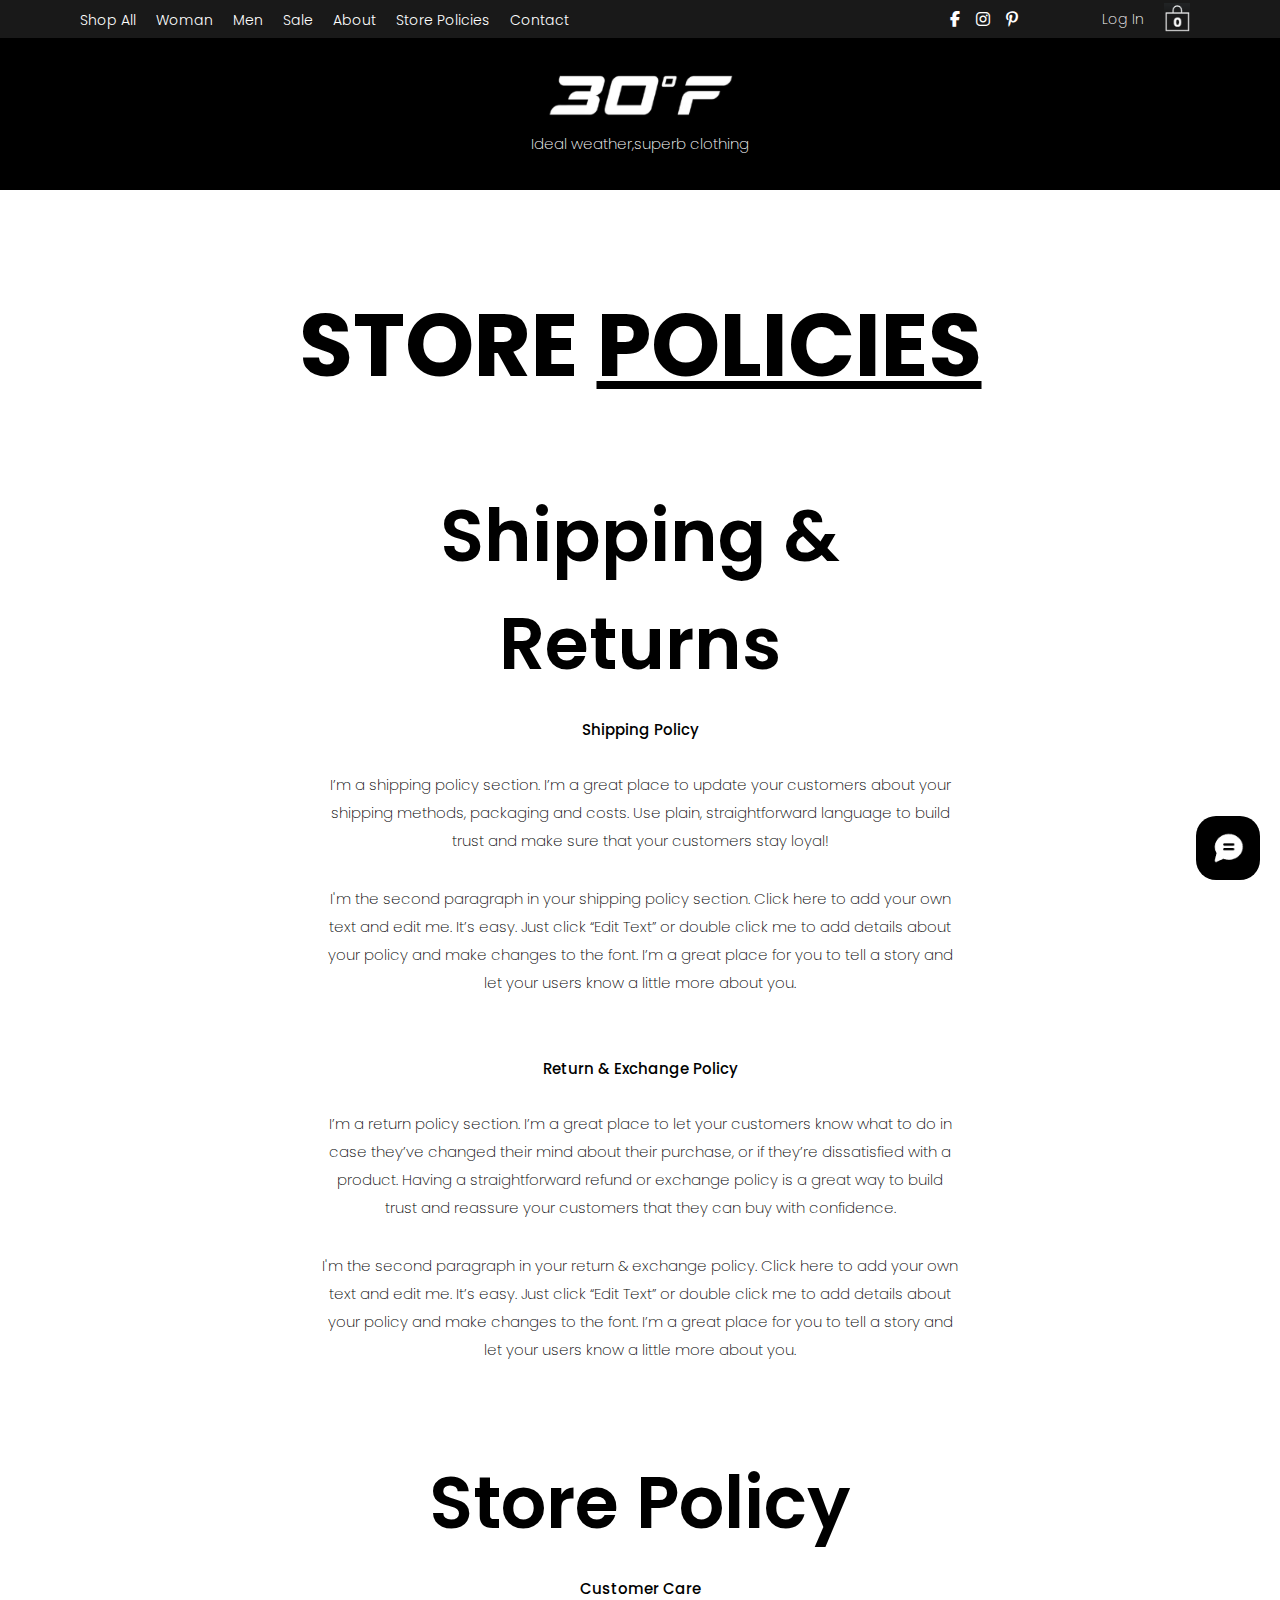
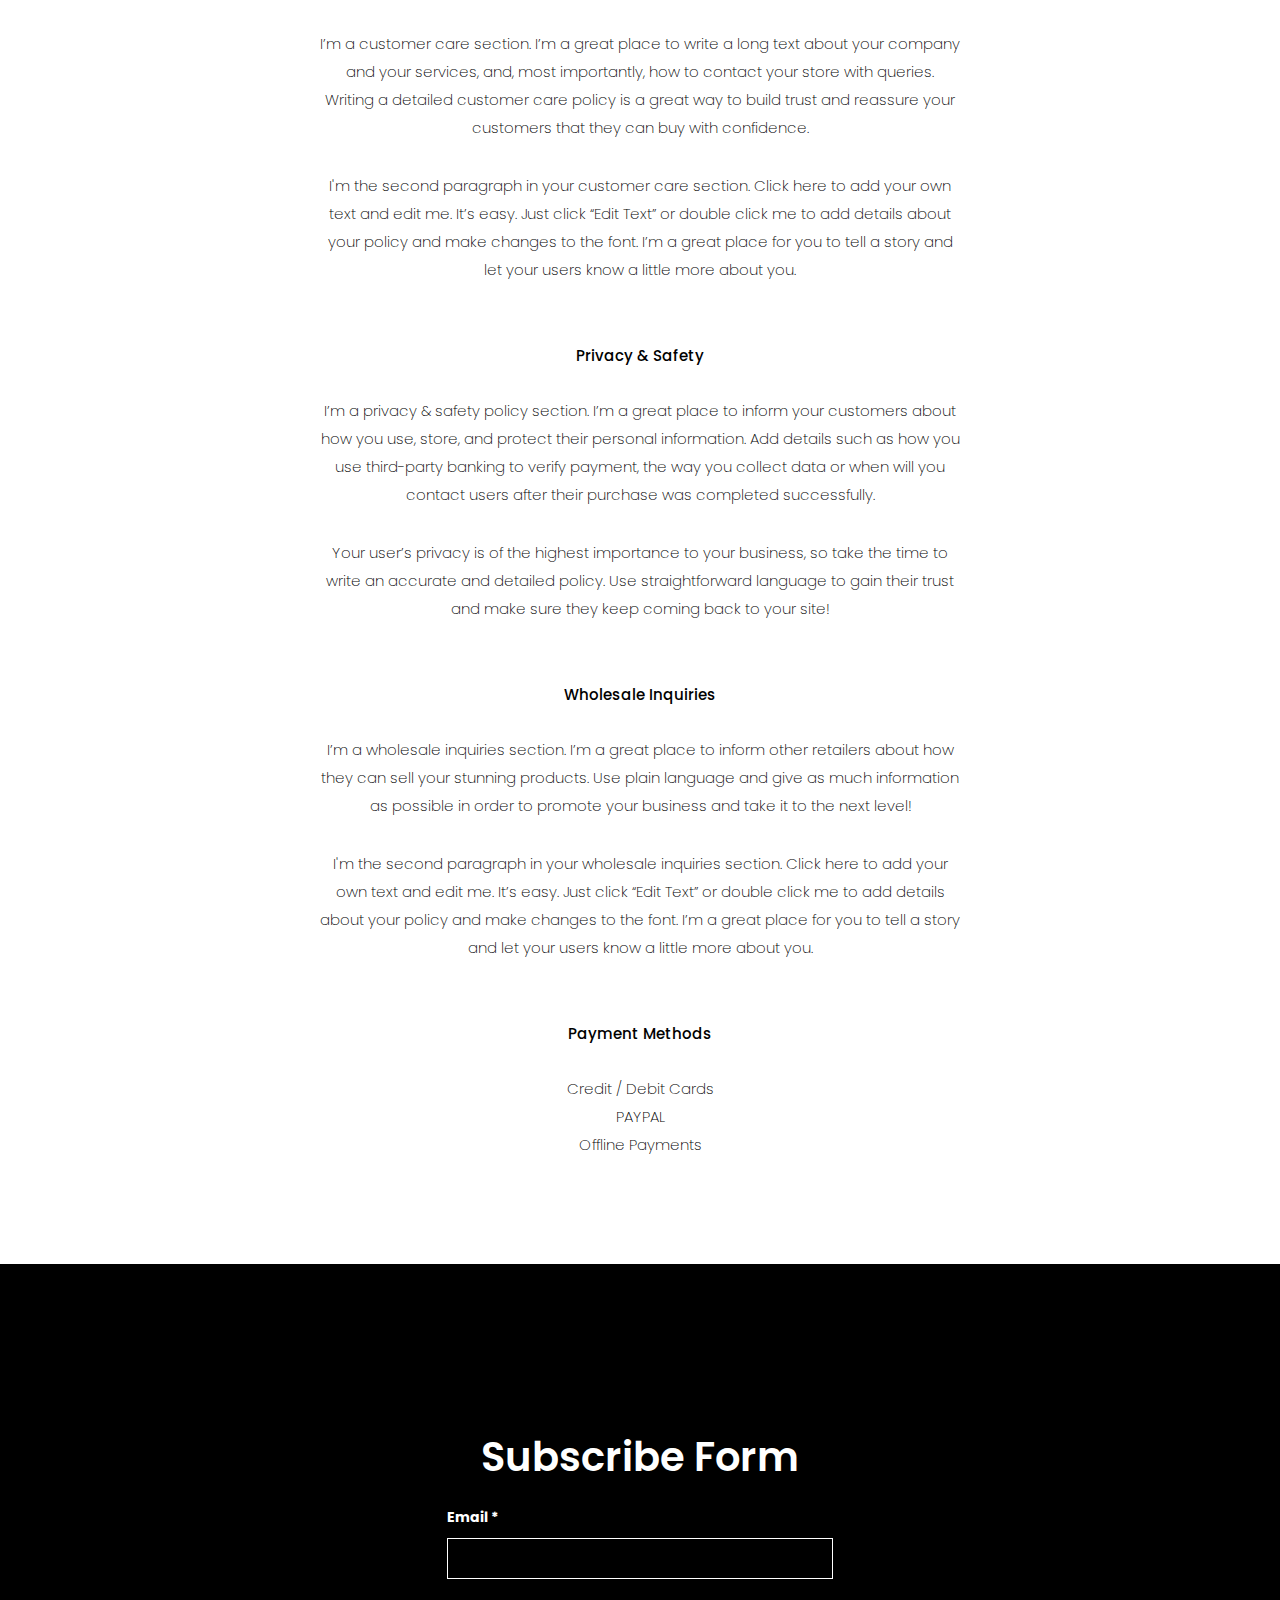
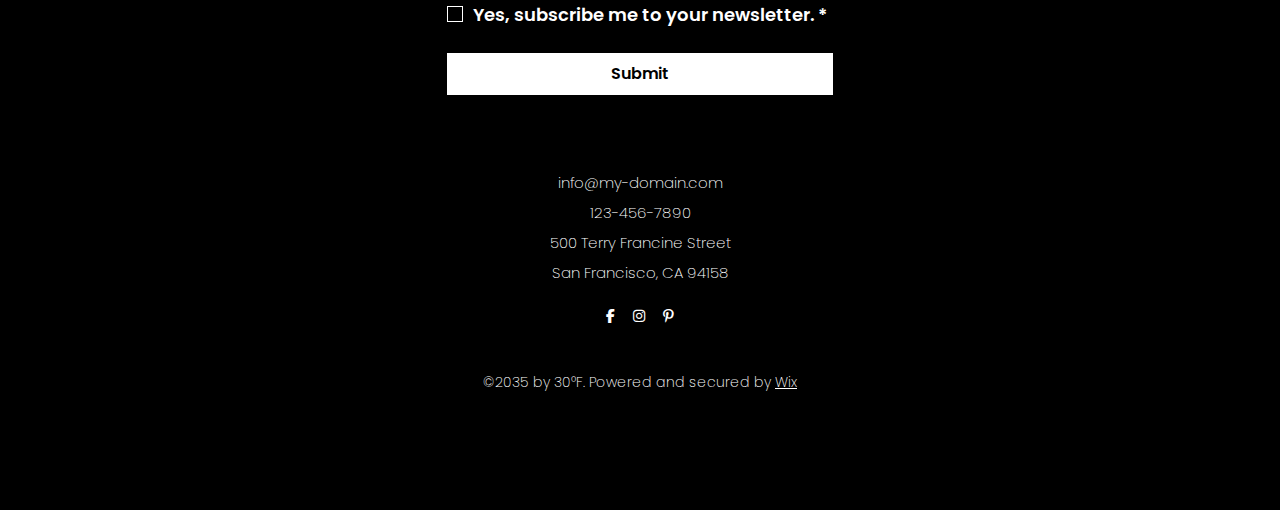
<file: website-pages/store_policies/storepolicies.html>
<!DOCTYPE html>
<html lang="en">

<head>
  <meta charset="UTF-8">
  <meta name="viewport" content="width=device-width, initial-scale=1.0">
  <title>Document</title>
  <link rel="stylesheet" href="./storepolicies.css">
  <link rel="stylesheet" href="../../tablet-responsives/store_policies/tablet_store_policies.css">
  <link rel="stylesheet" href="../../mobile-responsives/store_policies/large_mobile_store_policies.css">
  <link rel="stylesheet" href="../../mobile-responsives/store_policies/small_mobile_store_policies.css">
  <link rel="stylesheet" href="https://cdnjs.cloudflare.com/ajax/libs/font-awesome/6.7.2/css/all.min.css"
    integrity="sha512-Evv84Mr4kqVGRNSgIGL/F/aIDqQb7xQ2vcrdIwxfjThSH8CSR7PBEakCr51Ck+w+/U6swU2Im1vVX0SVk9ABhg=="
    crossorigin="anonymous" referrerpolicy="no-referrer" />
</head>

<body>
  <header>
    <nav>
      <ul class="sidebar">
        <li><a href="#"><i onclick=closeSidebar() class="fa-solid fa-xmark"></i></a></li>
        <li><span class="login-text">Log In</span></li>
        <li><a href="../shop_all/shopall.html">Shop All</a></li>
        <li><a href="../women.html/women.html">Woman</a></li>
        <li><a href="../men/men.html">Men</a></li>
        <li><a href="../sale/sale.html">Sale</a></li>
        <li><a href="../about/about.html">About</a></li>
        <li><a href="#">Store Policies</a></li>
        <li><a href="../contact/contact.html">Contact</a></li>
      </ul>
      <ul class="desktop-nav">
        <li><a href="../shop_all/shopall.html">Shop All</a></li>
        <li><a href="../women.html/women.html">Woman</a></li>
        <li><a href="../men/men.html">Men</a></li>
        <li><a href="../sale/sale.html">Sale</a></li>
        <li><a href="../about/about.html">About</a></li>
        <li><a href="#">Store Policies</a></li>
        <li><a href="../contact/contact.html">Contact</a></li>
      </ul>
      <ul class="social-media-logos">
        <span><i class="fa-brands fa-facebook-f"></i></span>
        <span><i class="fa-brands fa-instagram"></i></span>
        <span><i class="fa-brands fa-pinterest-p"></i></span>
      </ul>
      <div class="login-and-cart">
        <span class="login-text">Log In</span>
        <img src="../../additional-images/cart.png" alt="cart">
        <i onclick=showSidebar() class="fa-solid fa-bars"></i>
      </div>

    </nav>
    <div class="lower-side">
      <a href="../../index.html"><img src="../../additional-images/logo.png" alt="logo"></a>
      <span>Ideal weather,superb clothing</span>
    </div>
  </header>
  <div onclick=openComment() class="floating-comment">
    <img src="../../additional-images/comment.png" alt="floating_comment">
  </div>
  <div class="opened-comment">
    <div class="upper-side">
      <span class="receiver">30<sup>o</sup>F</span>
      <div class="active-status">
        <div class="green-dot"></div>
        <p>We'll reply as soon as we can</p>
      </div>
      <i onclick=closeComment() class="fa-solid fa-xmark"></i>
    </div>
    <div class="middle-side"></div>
    <div class="lower-side">
      <textarea placeholder="Write your message..."></textarea>
      <i class="fa-regular fa-face-smile"></i>
      <i class="fa-solid fa-paperclip"></i>
    </div>
  </div>
  <main>
    <section>
      <h1 class="header">STORE <u>POLICIES</u></h1>
      <div class="text-container">
        <h1 class="subtitle">Shipping & Returns</h1>
        <h5 class="mini-subtitle">Shipping Policy</h5>
        <p class="text first">
          I’m a shipping policy section. I’m a great place to update your customers about your shipping methods,
          packaging and costs. Use plain, straightforward language to build trust and make sure that your customers stay
          loyal!
        </p>
        <p class="text second">
          I'm the second paragraph in your shipping policy section. Click here to add your own text and edit me. It’s
          easy. Just click “Edit Text” or double click me to add details about your policy and make changes to the font.
          I’m a great place for you to tell a story and let your users know a little more about you.
        </p>
        <h5 class="mini-subtitle">Return & Exchange Policy</h5>
        <p class="text first">
          I’m a return policy section. I’m a great place to let your customers know what to do in case
          they’ve changed their mind about their purchase, or if they’re dissatisfied with a product. Having a
          straightforward refund or exchange policy is a great way to build trust and reassure your customers that they
          can buy with confidence.
        </p>
        <p class="text second">
          I'm the second paragraph in your return & exchange policy. Click here to add your own text and
          edit me. It’s easy. Just click “Edit Text” or double click me to add details about your policy and make
          changes to the font. I’m a great place for you to tell a story and let your users know a little more about
          you.
        </p>
        <h1 class="subtitle margin-class">Store Policy</h1>
        <h5 class="mini-subtitle">Customer Care</h5>
        <p class="text first">
          I’m a customer care section. I’m a great place to write a long text about your company and your
          services, and, most importantly, how to contact your store with queries. Writing a detailed customer care
          policy is a great way to build trust and reassure your customers that they can buy with confidence.
        </p>
        <p class="text second">
          I'm the second paragraph in your customer care section. Click here to add your own text and
          edit me. It’s easy. Just click “Edit Text” or double click me to add details about your policy and make
          changes to the font. I’m a great place for you to tell a story and let your users know a little more about
          you.
        </p>
        <h5 class="mini-subtitle">Privacy & Safety</h5>
        <p class="text first">
          I’m a privacy & safety policy section. I’m a great place to inform your customers about how you
          use, store, and protect their personal information. Add details such as how you use third-party banking to
          verify payment, the way you collect data or when will you contact users after their purchase was completed
          successfully.
        </p>
        <p class="text second">
          Your user’s privacy is of the highest importance to your business, so take the time to write an
          accurate and detailed policy. Use straightforward language to gain their trust and make sure they keep coming
          back to your site!
        </p>
        <h5 class="mini-subtitle">Wholesale Inquiries</h5>
        <p class="text first">
          I’m a wholesale inquiries section. I’m a great place to inform other retailers about how they
          can sell your stunning products. Use plain language and give as much information as possible in order to
          promote your business and take it to the next level!
        </p>
        <p class="text second">
          I'm the second paragraph in your wholesale inquiries section. Click here to add your own text
          and edit me. It’s easy. Just click “Edit Text” or double click me to add details about your policy and make
          changes to the font. I’m a great place for you to tell a story and let your users know a little more about
          you.
        </p>
        <h5 class="mini-subtitle">Payment Methods</h5>
        <p class="text">Credit / Debit Cards</p>
        <p class="text">PAYPAL</p>
        <p class="text">Offline Payments</p>
      </div>
    </section>
  </main>
  <footer>
    <form>
      <h1>Subscribe Form</h1>
      <div class="email-container">
        <label for="email">Email *</label>
        <input type="email" id="email" required>
      </div>
      <div class="checkbox-container">
        <input type="checkbox" id="check" required>
        <label for="check">Yes, subscribe me to your newsletter. *</label>
      </div>
      <button type="submit">Submit</button>
    </form>
    <div class="address">
      <span>info@my-domain.com</span>
      <span>123-456-7890</span>
      <span>500 Terry Francine Street</span>
      <span>San Francisco, CA 94158</span>
    </div>
    <ul class="social-media-logos">
      <span><i class="fa-brands fa-facebook-f"></i></span>
      <span><i class="fa-brands fa-instagram"></i></span>
      <span><i class="fa-brands fa-pinterest-p"></i></span>
    </ul>
    <span>&#169;2035 by 30°F. Powered and secured by <a
        href="https://manage.wix.com/account/websites?referralAdditionalInfo=Route" target="_blank">Wix</a></span>
  </footer>
  <script>
    function showSidebar() {
      const sidebar = document.querySelector('.sidebar');
      sidebar.style.display = "flex";
    }
    function closeSidebar() {
      const sidebar = document.querySelector('.sidebar');
      sidebar.style.display = "none";
    }

    function openComment() {
      const openedComment = document.querySelector('.opened-comment');
      openedComment.style.display = "unset";
      const floatingComment = document.querySelector(".floating-comment");
      floatingComment.style.display = "none";
    }
    function closeComment() {
      const openedComment = document.querySelector('.opened-comment');
      openedComment.style.display = "none";
      const floatingComment = document.querySelector('.floating-comment');
      floatingComment.style.display = "flex";
    }
  </script>
</body>

</html>
</file>
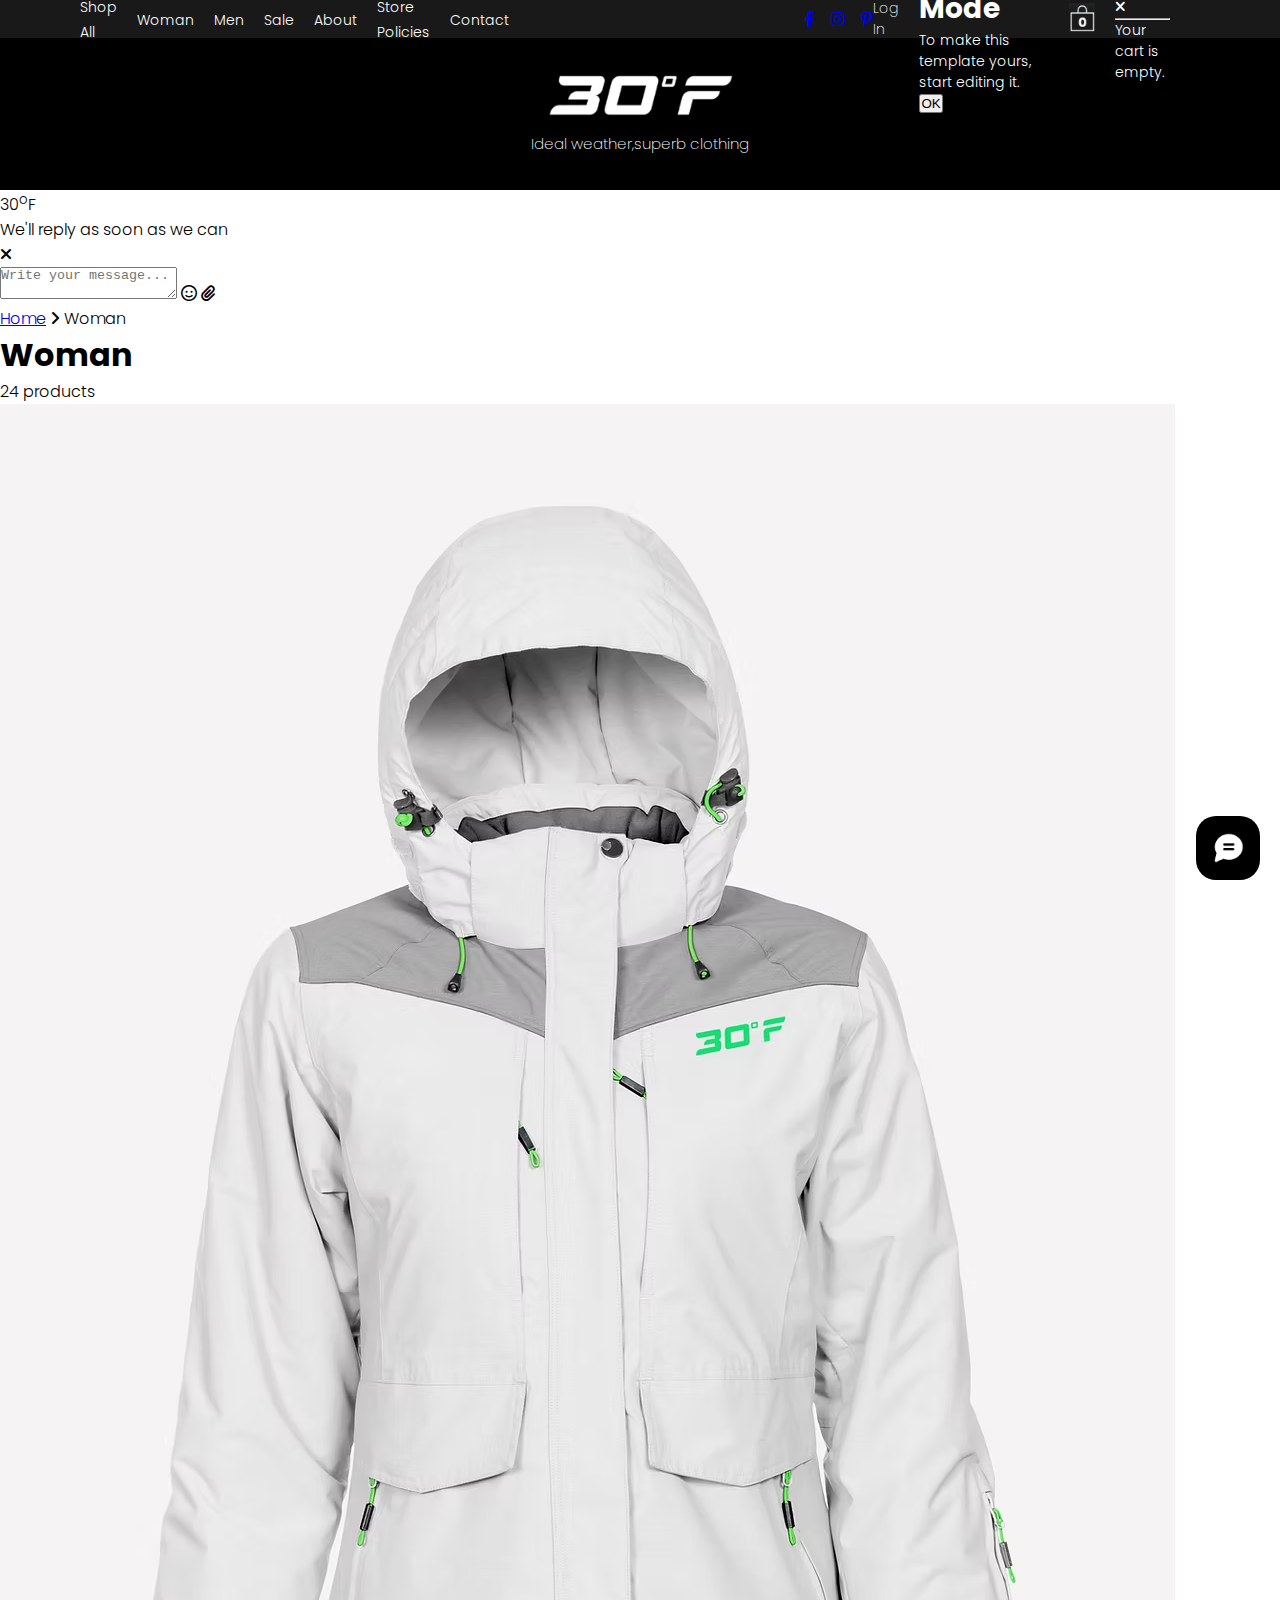
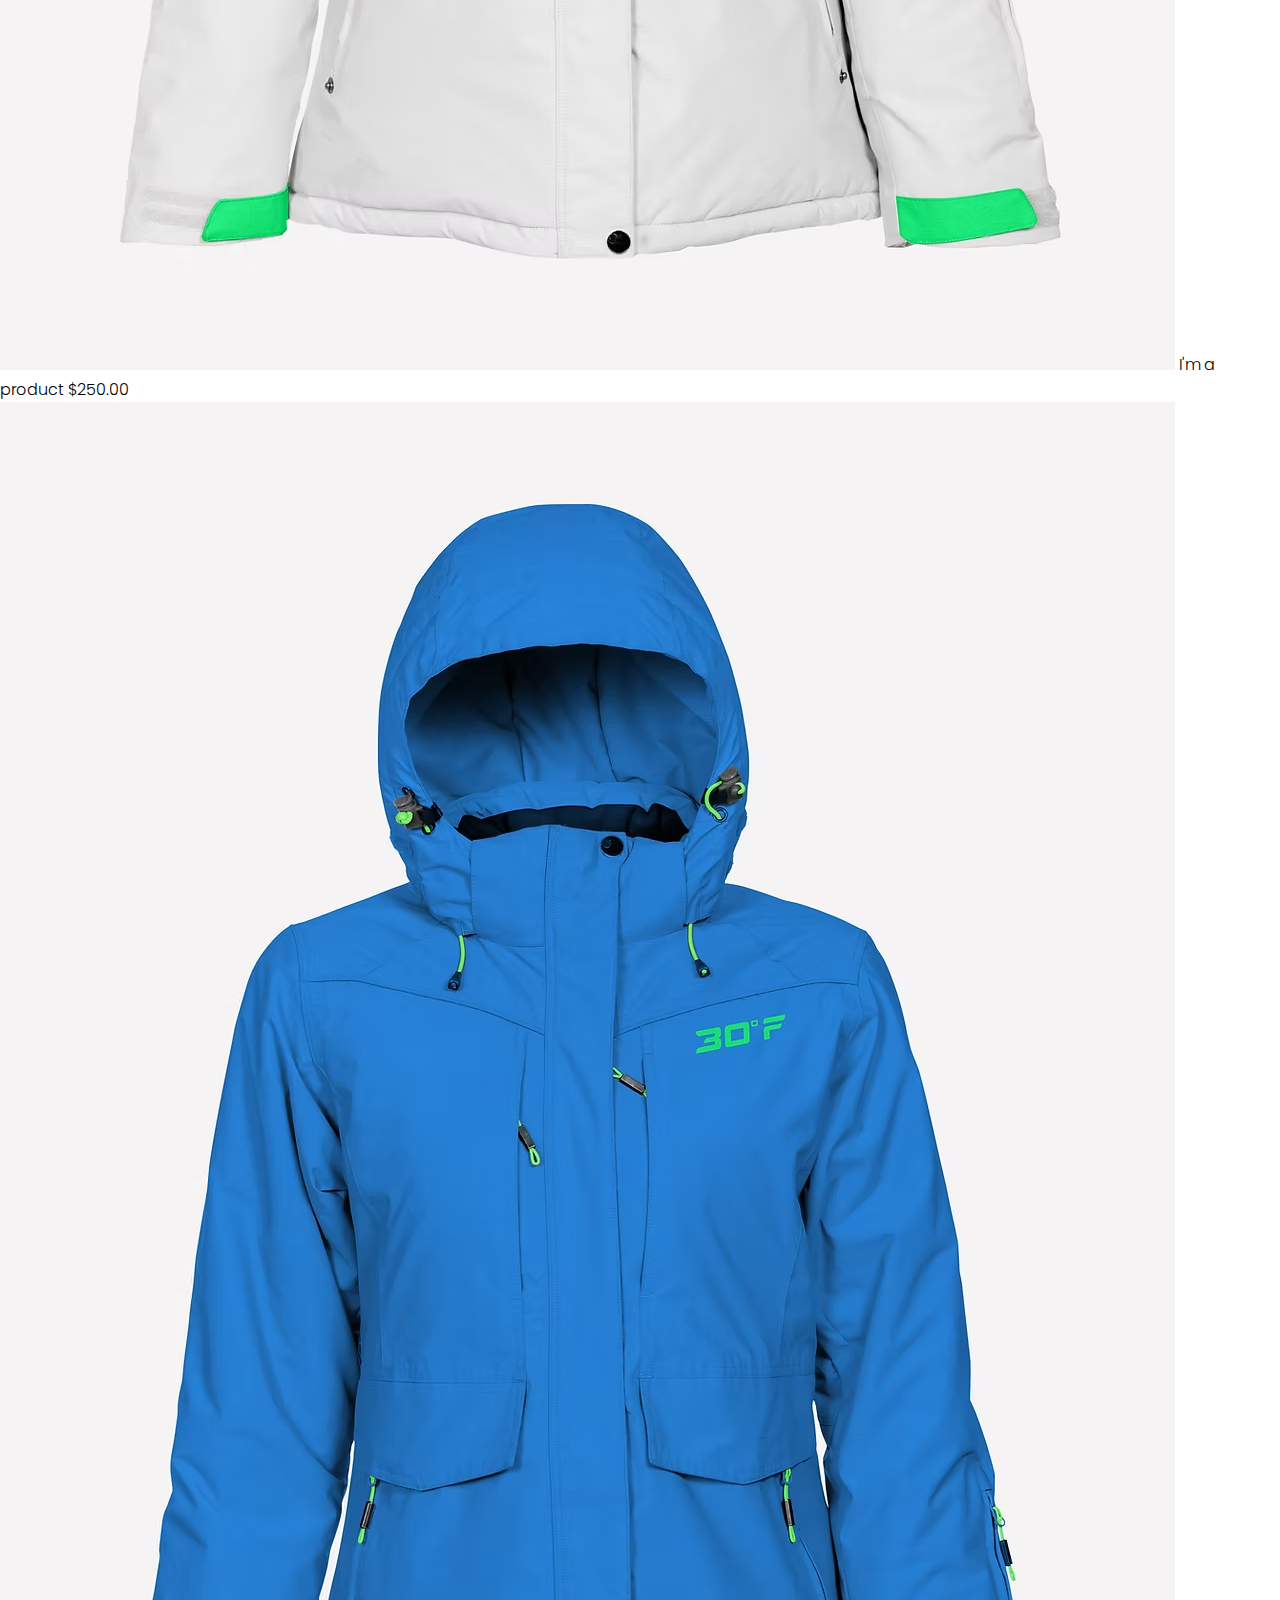
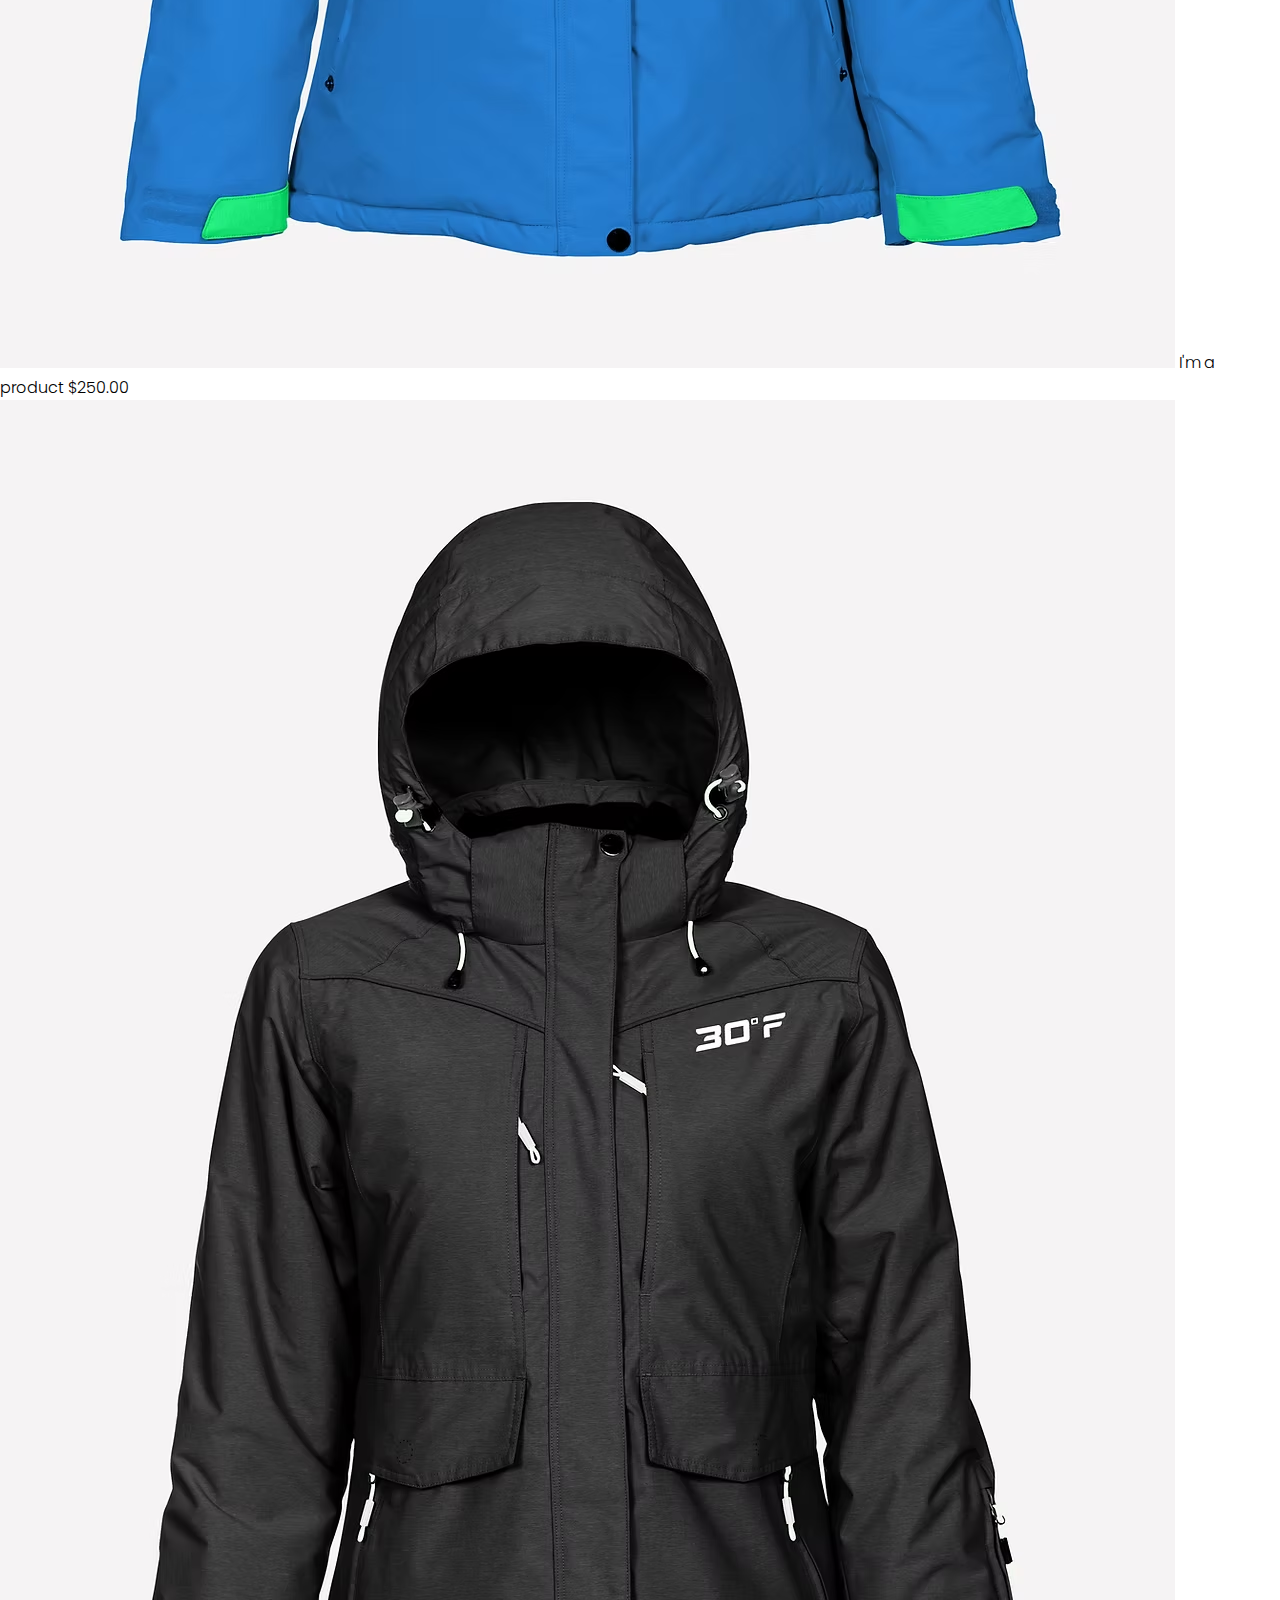
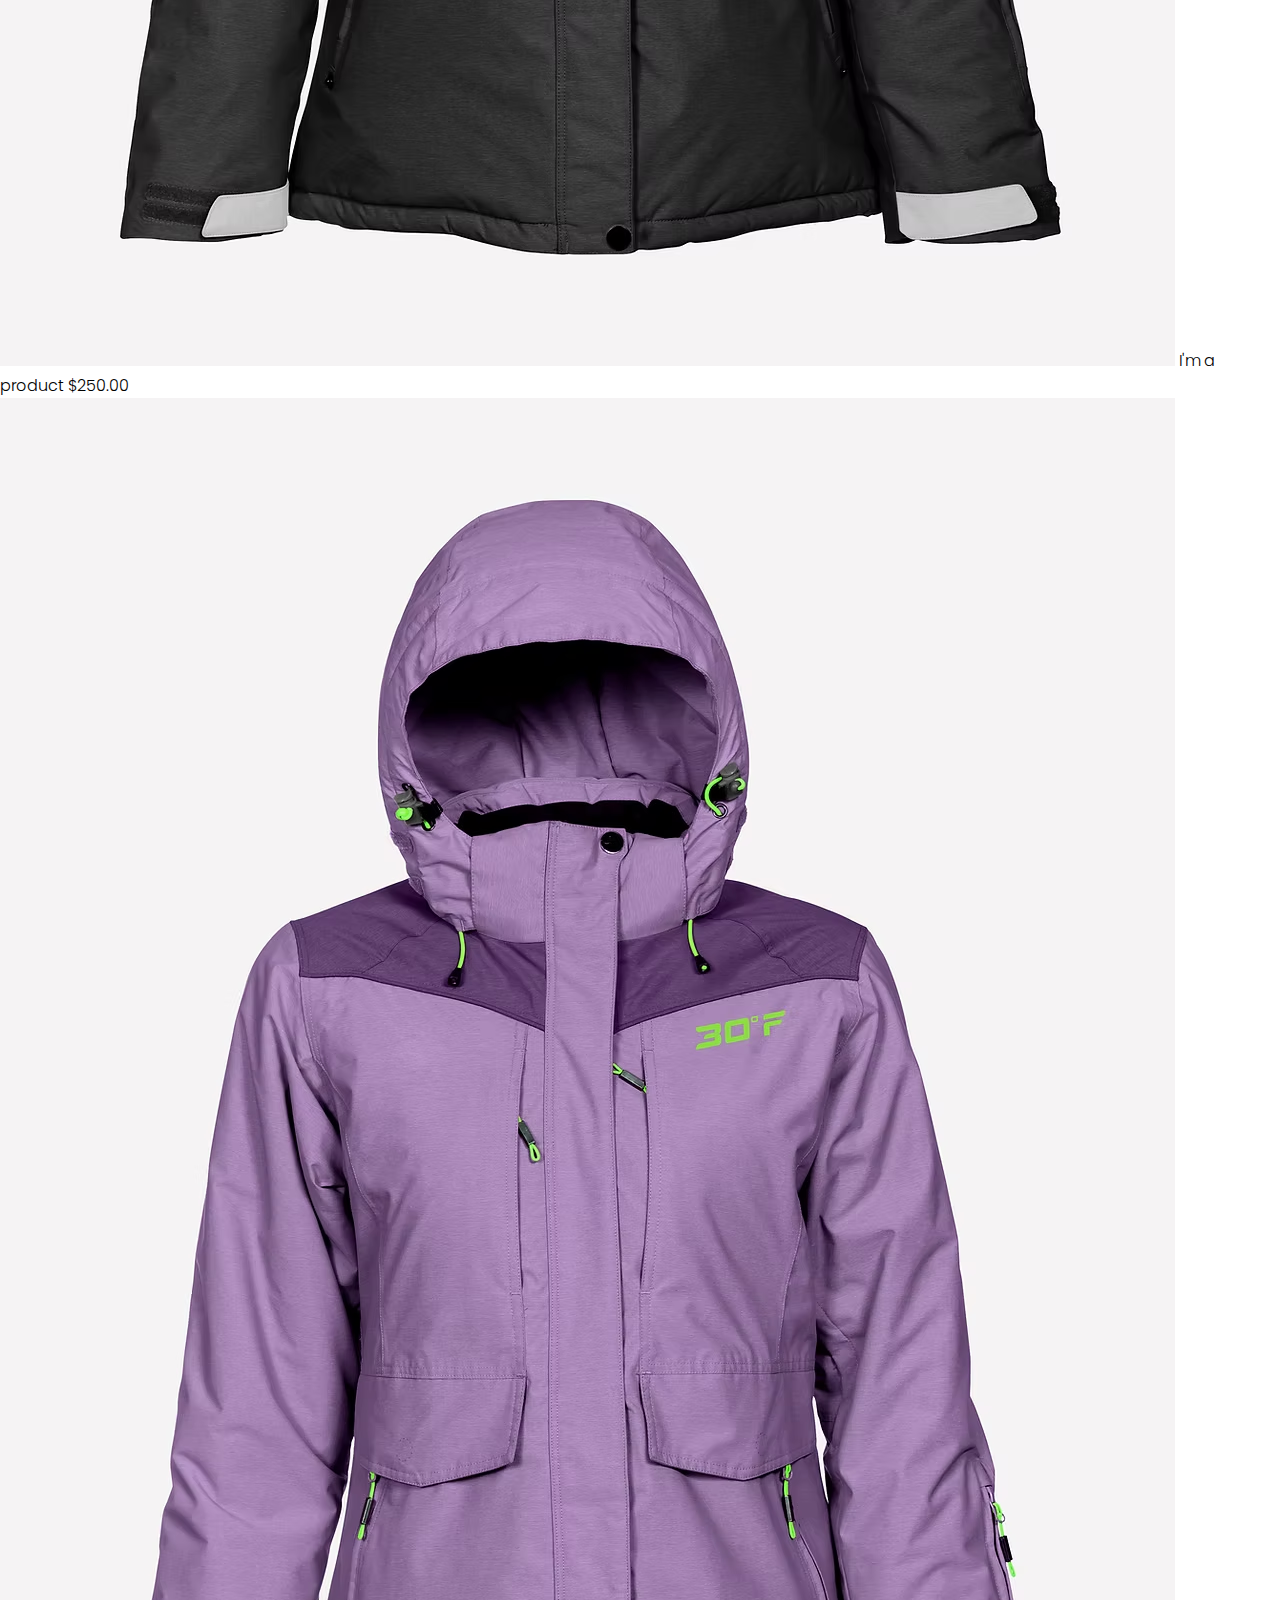
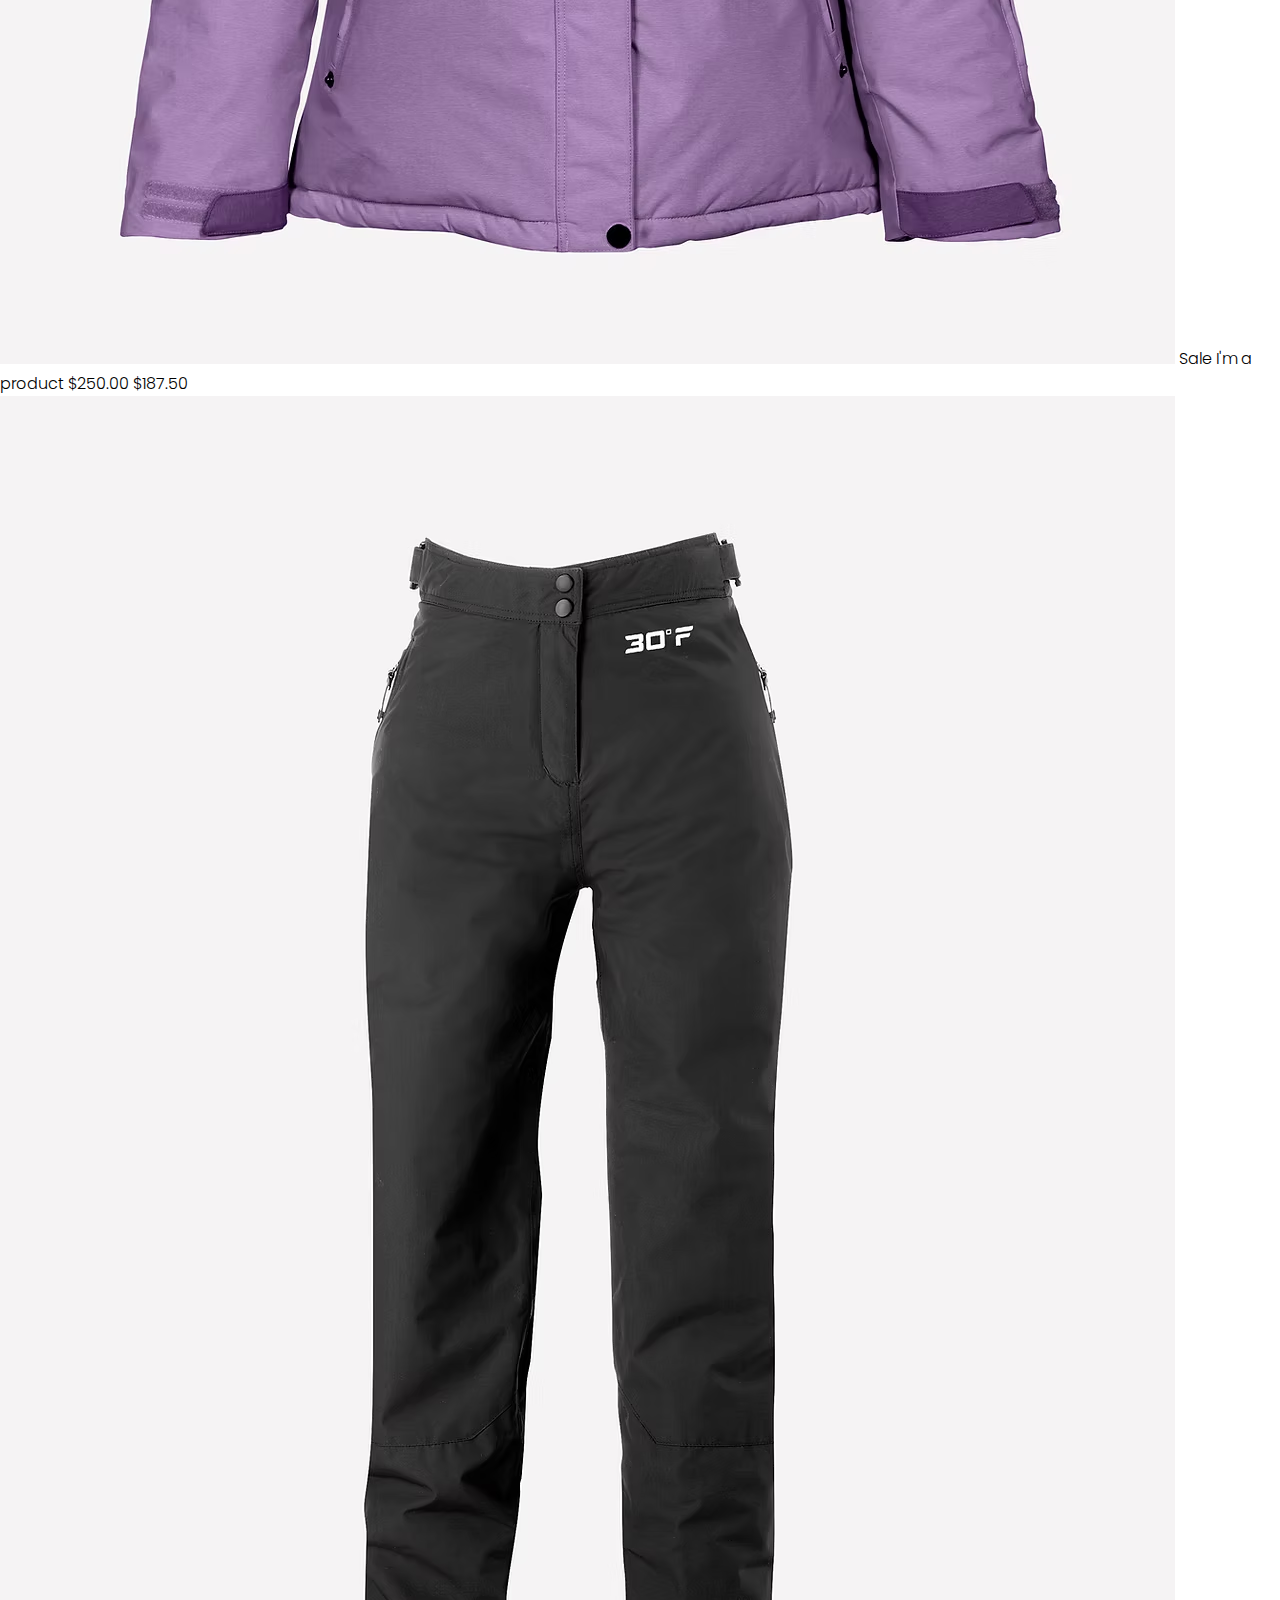
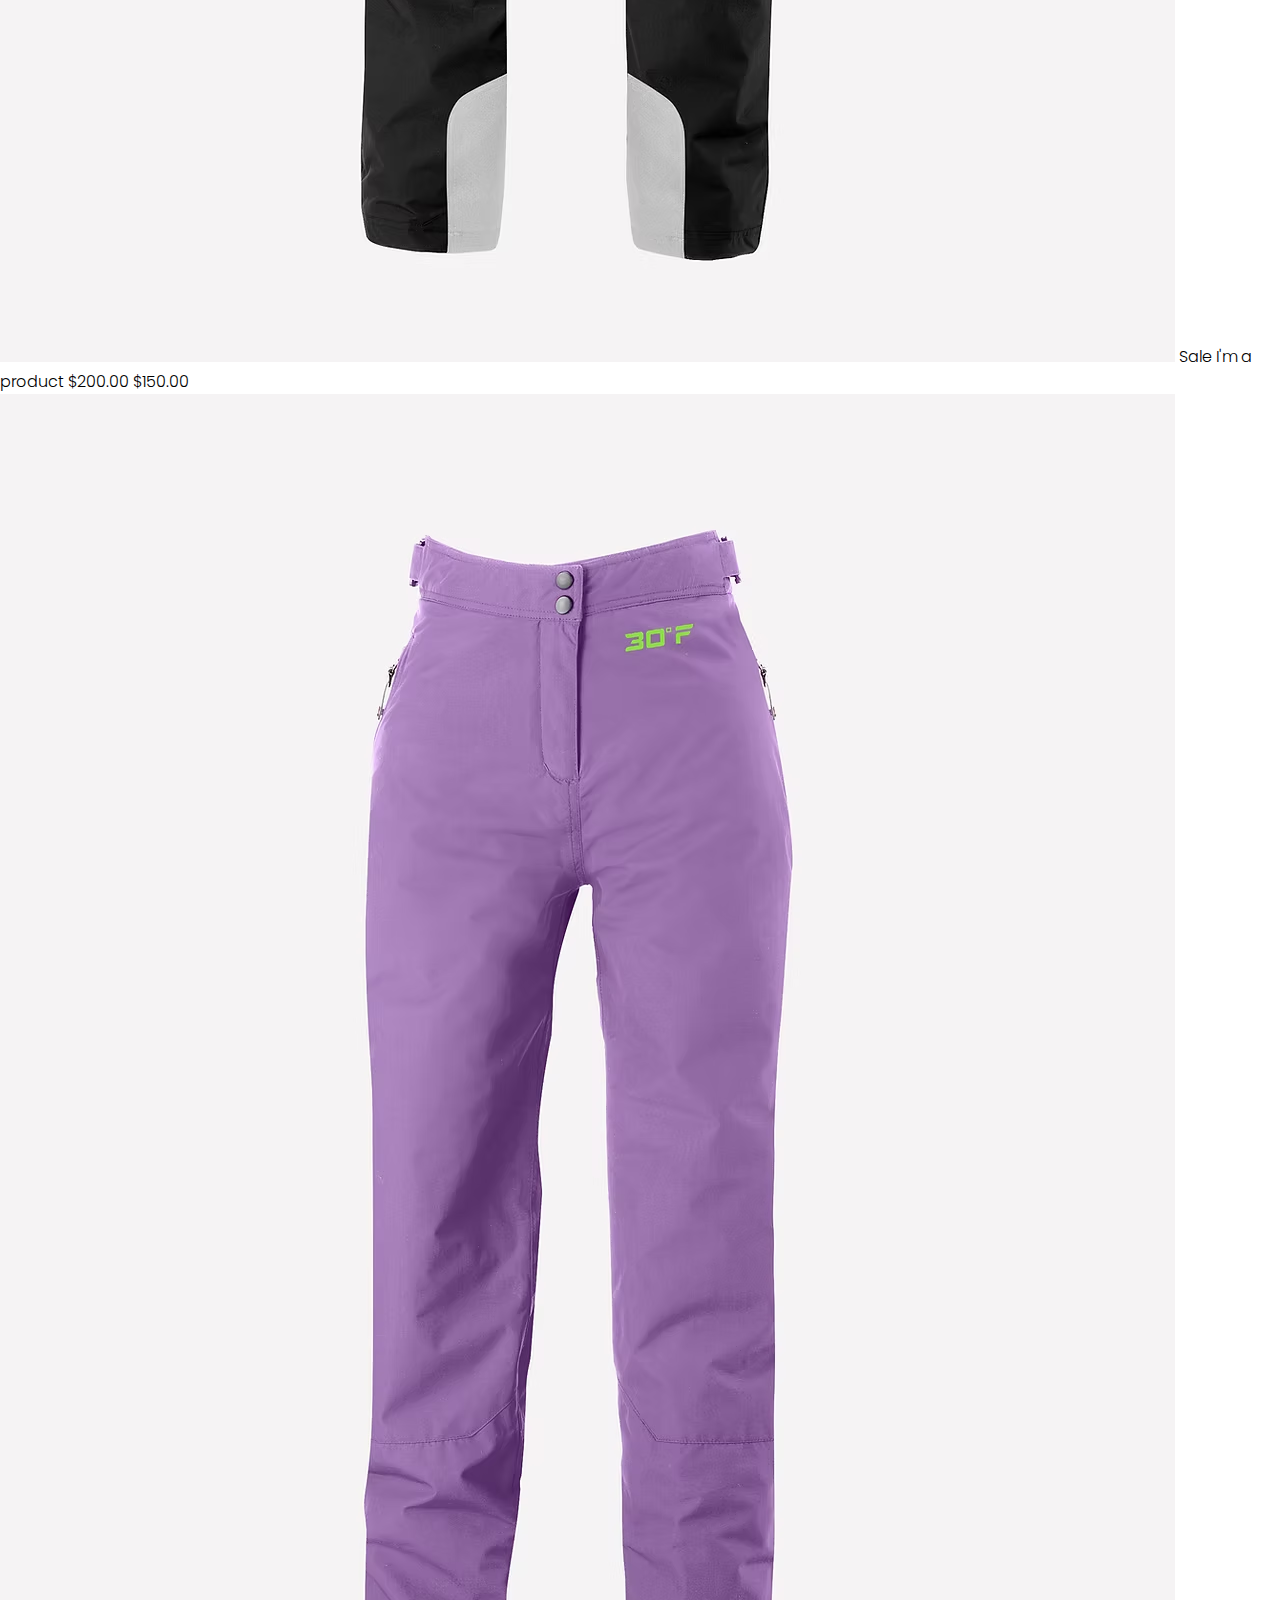
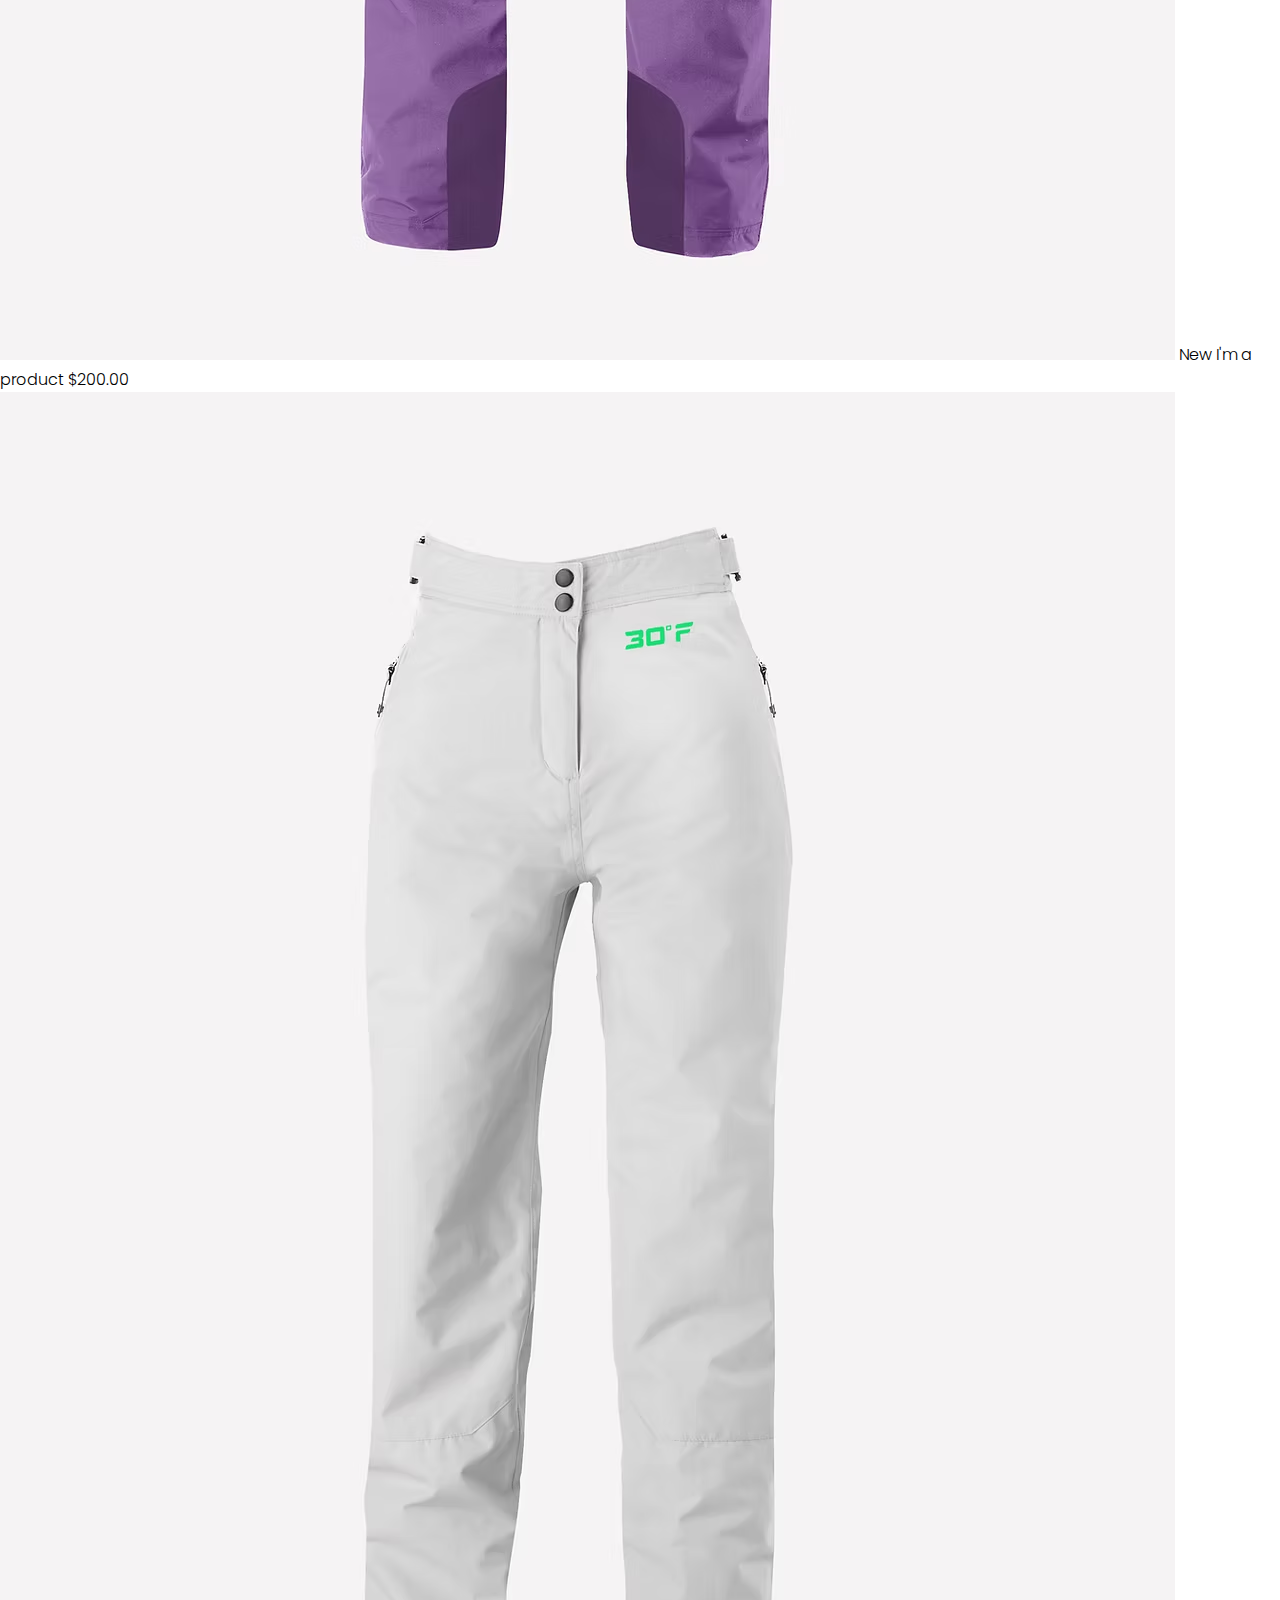
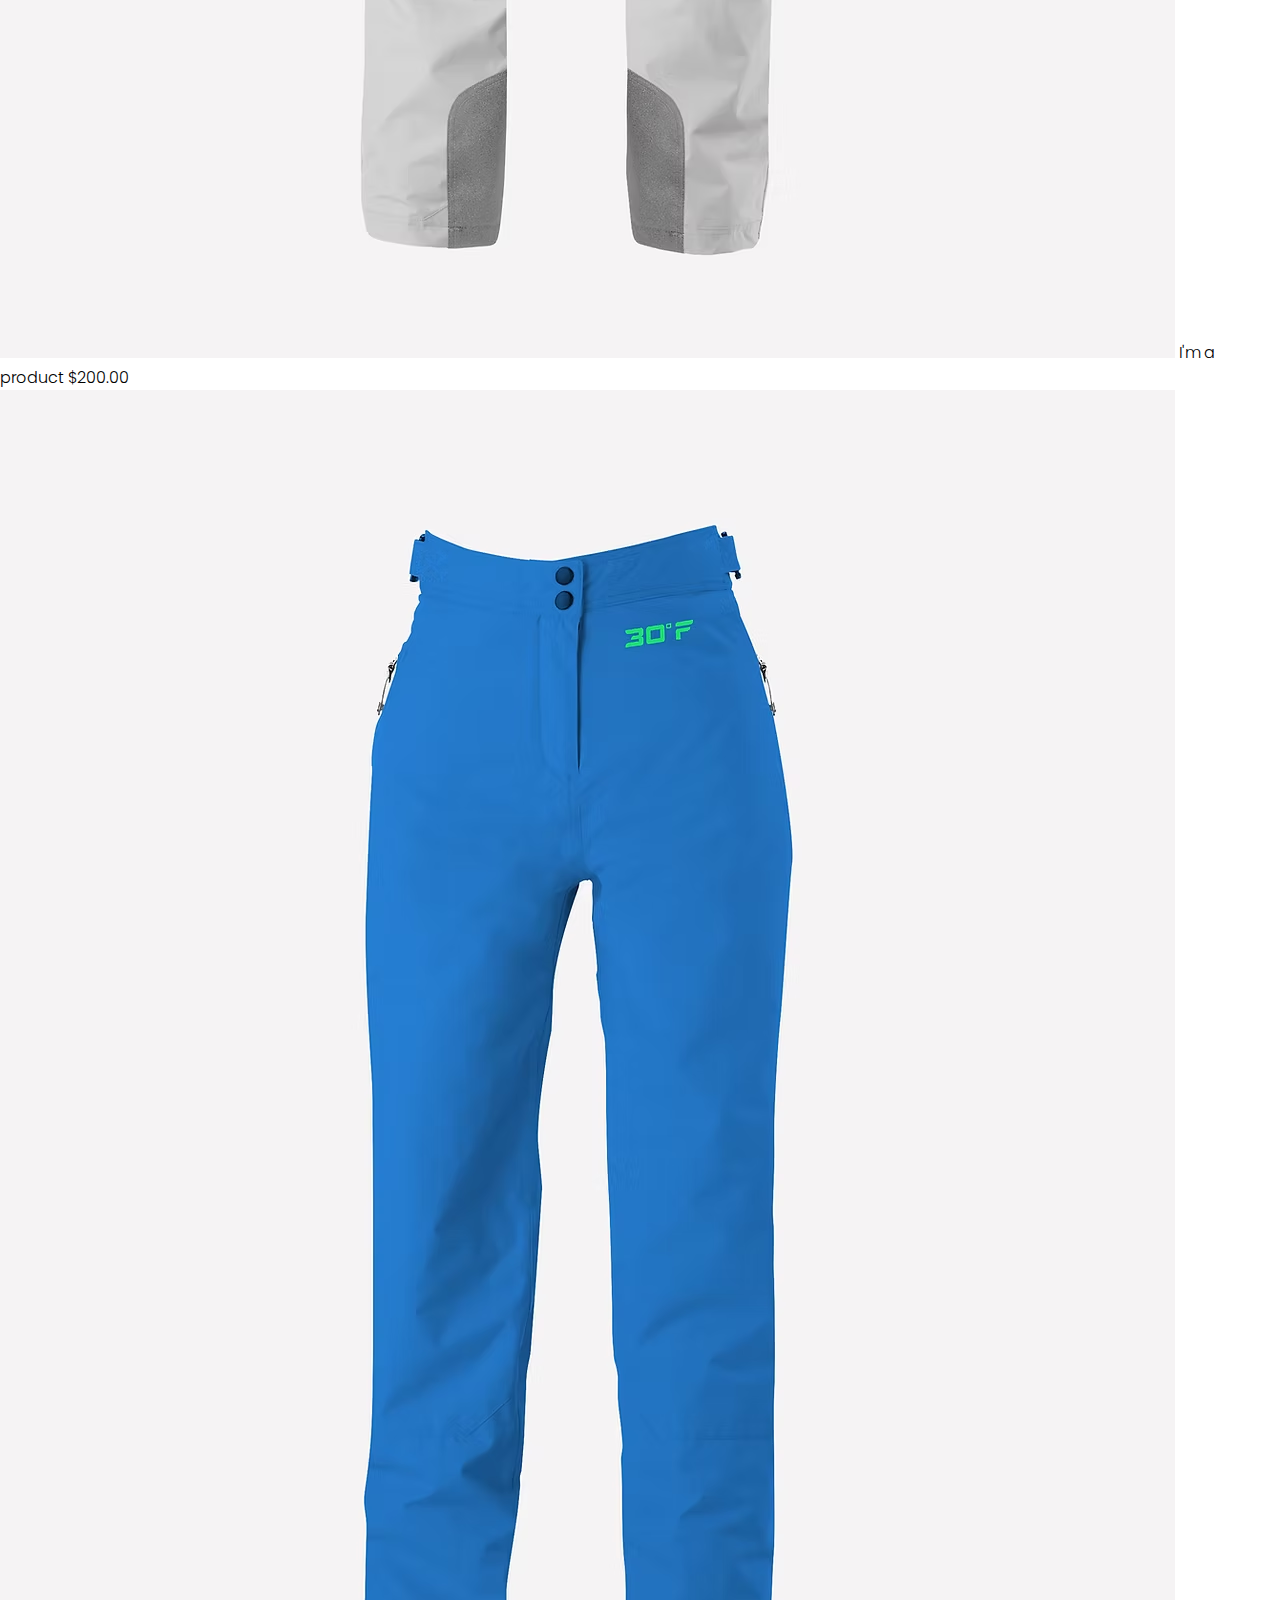
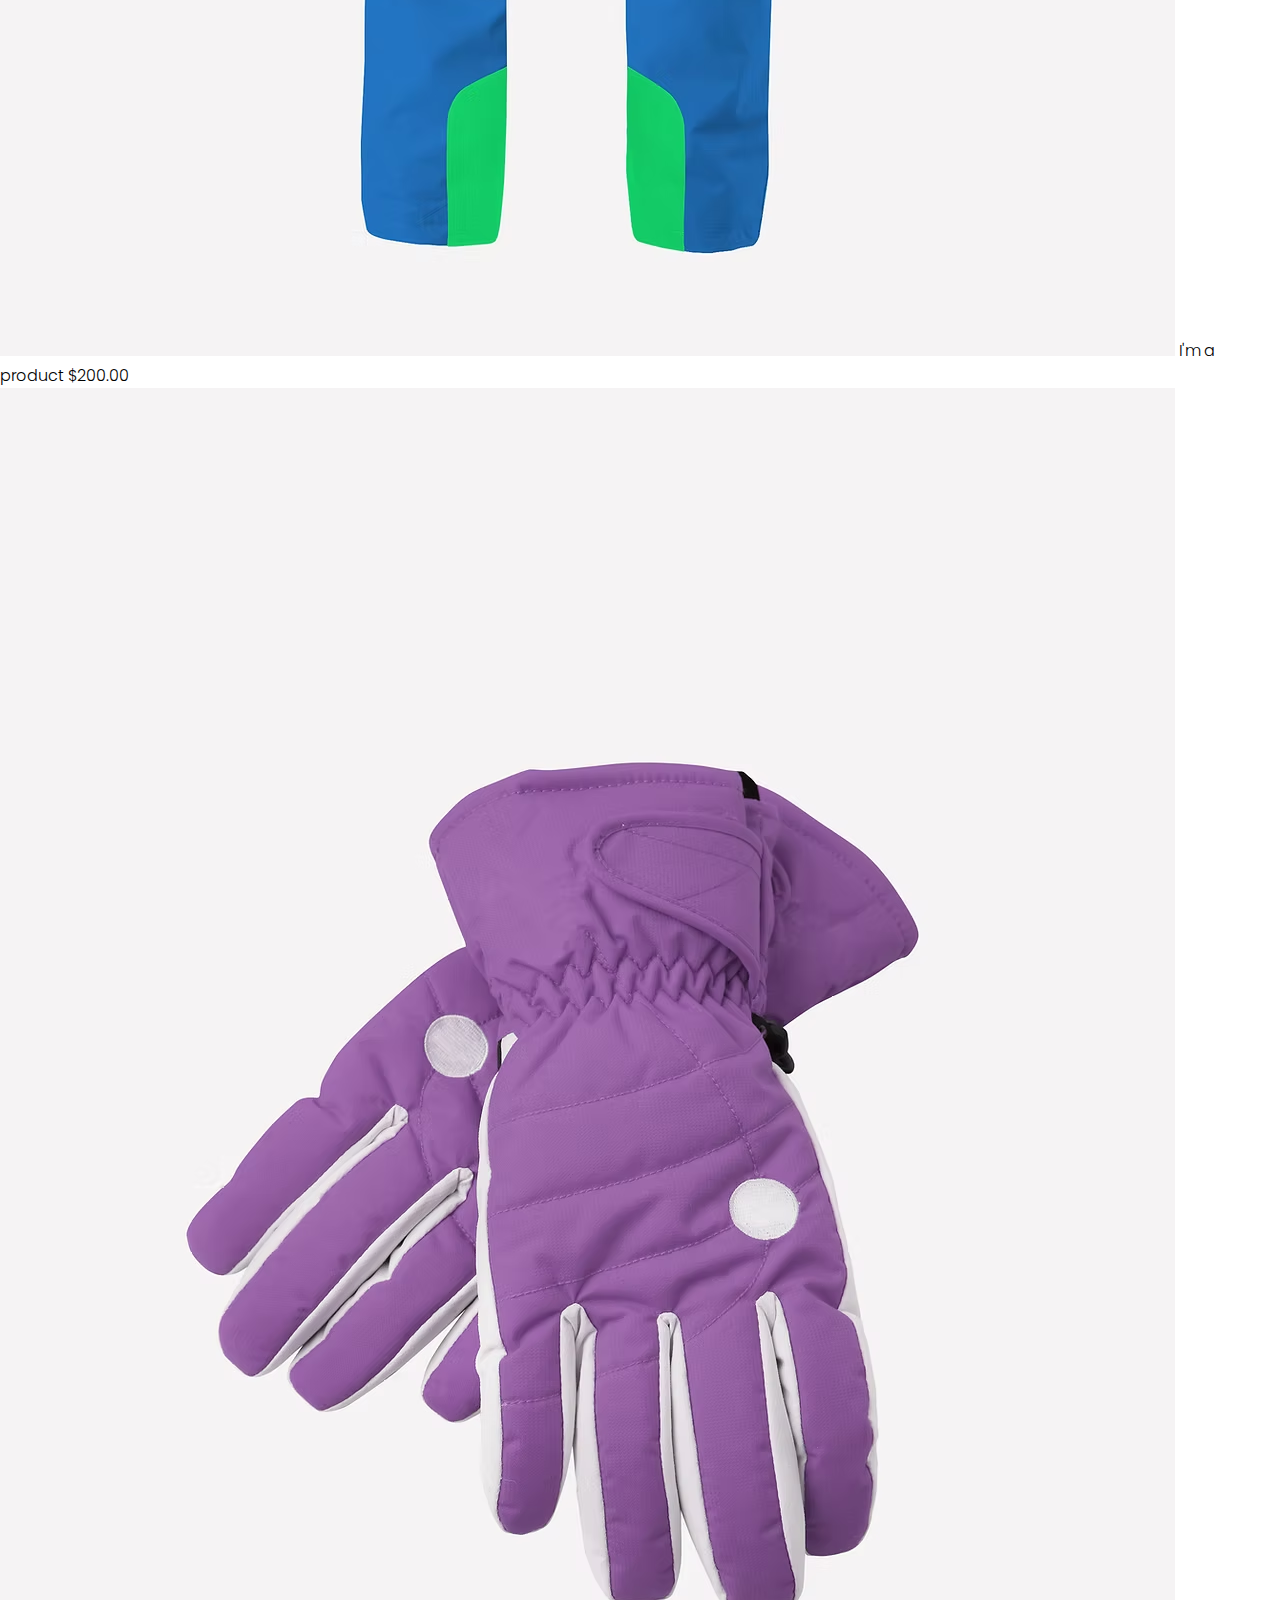
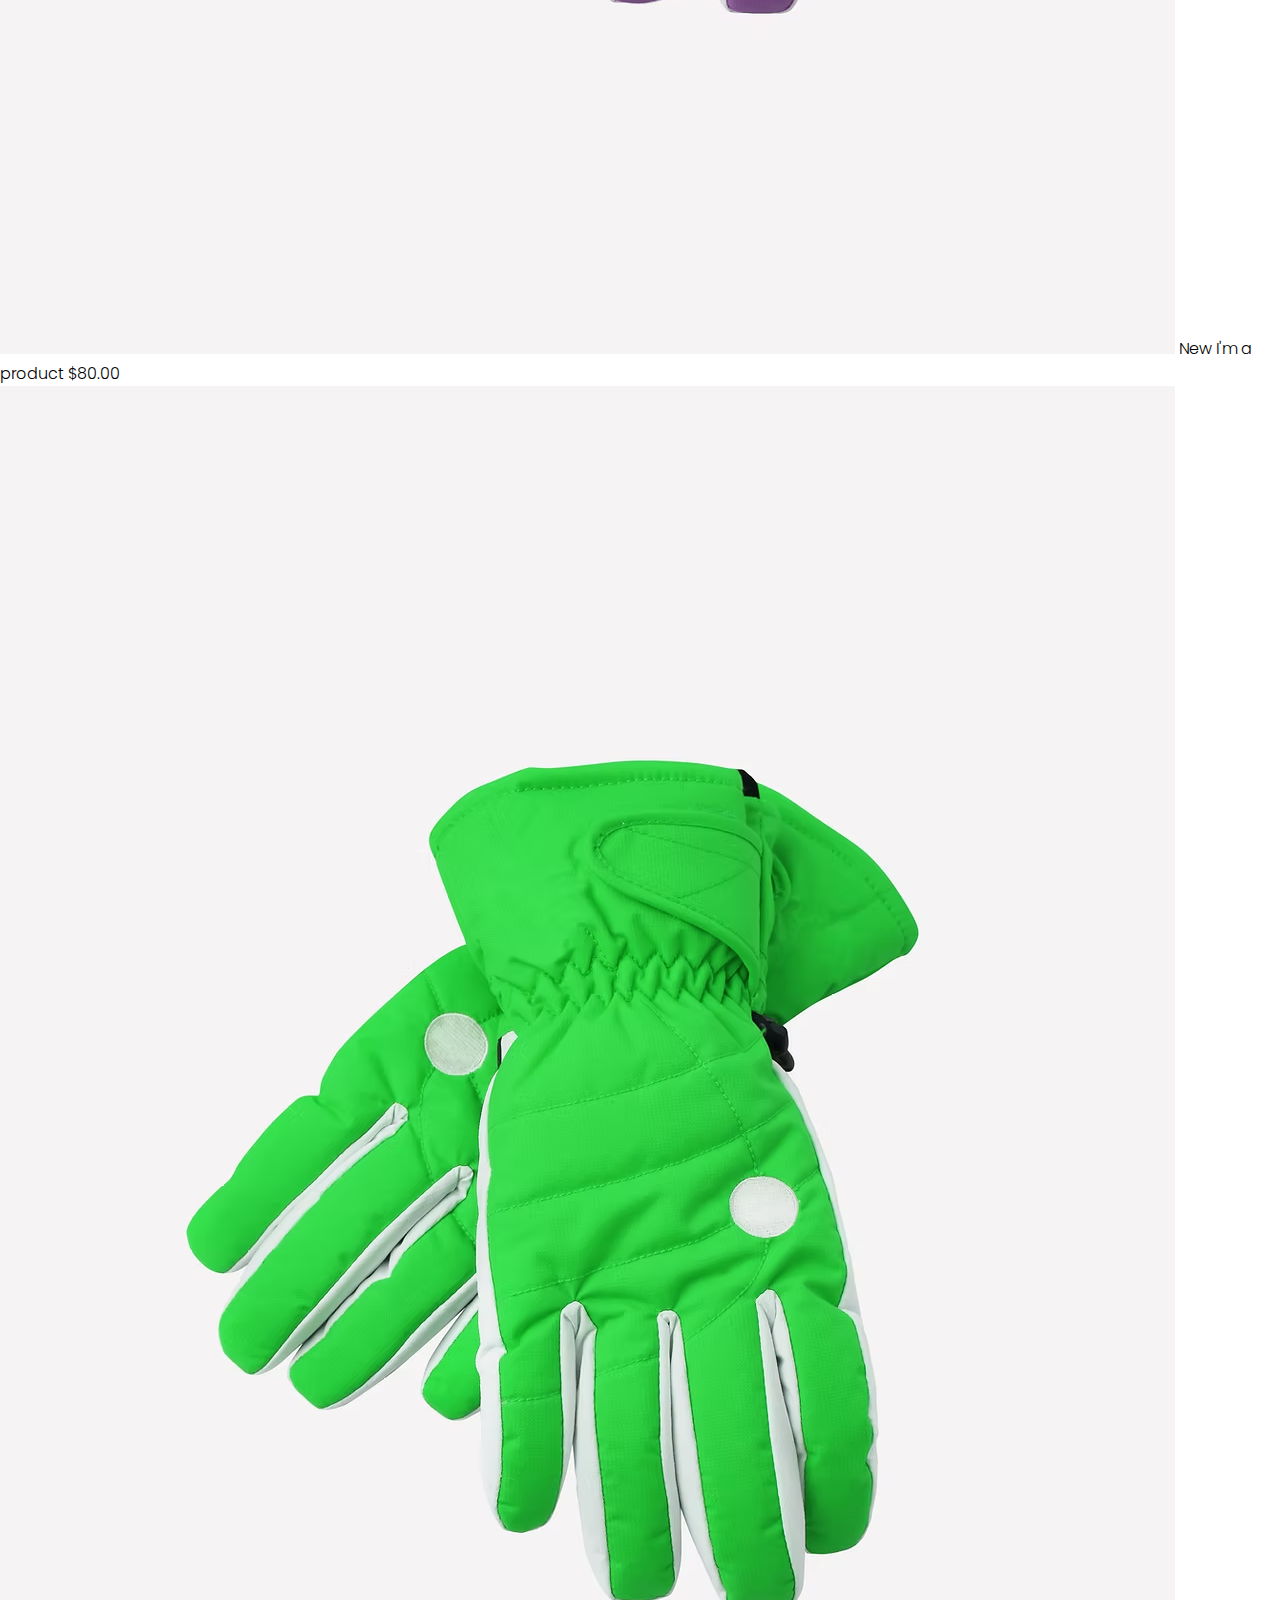
<file: website-pages/women.html/women.html>
<!DOCTYPE html>
<html lang="en">

<head>
  <meta charset="UTF-8">
  <meta name="viewport" content="width=device-width, initial-scale=1.0">
  <title>Document</title>
  <link rel="stylesheet" href="./women.css">
  <link rel="stylesheet" href="../../tablet-responsives/women/women_tablet.css">
  <link rel="stylesheet" href="../../mobile-responsives/women/large_mobile_women.css">
  <link rel="stylesheet" href="../../mobile-responsives/women/small_mobile_women.css">
  <link rel="stylesheet" href="https://cdnjs.cloudflare.com/ajax/libs/font-awesome/6.7.2/css/all.min.css"
    integrity="sha512-Evv84Mr4kqVGRNSgIGL/F/aIDqQb7xQ2vcrdIwxfjThSH8CSR7PBEakCr51Ck+w+/U6swU2Im1vVX0SVk9ABhg=="
    crossorigin="anonymous" referrerpolicy="no-referrer" />
</head>

<body>
  <header>
    <nav>
      <ul class="sidebar">
        <li><a href="#"><i onclick=closeSidebar() class="fa-solid fa-xmark"></i></a></li>
        <li><span class="login-text">Log In</span></li>
        <li><a href="../shop_all/shopall.html">Shop All</a></li>
        <li><a href="#">Woman</a></li>
        <li><a href="../men/men.html">Men</a></li>
        <li><a href="../sale/sale.html">Sale</a></li>
        <li><a href="../about/about.html">About</a></li>
        <li><a href="../store_policies/storepolicies.html">Store Policies</a></li>
        <li><a href="../contact/contact.html">Contact</a></li>
      </ul>
      <ul class="desktop-nav">
        <li><a href="../shop_all/shopall.html">Shop All</a></li>
        <li><a href="#">Woman</a></li>
        <li><a href="../men/men.html">Men</a></li>
        <li><a href="../sale/sale.html">Sale</a></li>
        <li><a href="../about/about.html">About</a></li>
        <li><a href="../store_policies/storepolicies.html">Store Policies</a></li>
        <li><a href="../contact/contact.html">Contact</a></li>
      </ul>
      <ul class="social-media-logos">
        <a href="https://www.facebook.com/wix" target="_blank"><i class="fa-brands fa-facebook-f"></i></a>
        <a href="https://www.instagram.com/accounts/login/?next=%2Fwix%2F&source=omni_redirect" target="_blank"><i class="fa-brands fa-instagram"></i></a>
        <a href="https://www.pinterest.com/wixcom/" target="_blank"><i class="fa-brands fa-pinterest-p"></i></a>
      </ul>
      <div class="login-and-cart">
        <span onclick=showLogin() class="login-text">Log In</span>
        <div class="login-clicked">
          <i onclick=closeLogin() class="fa-solid fa-xmark"></i>
          <h1>Demo Mode</h1>
          <p>To make this template yours, start editing it.</p>
          <button onclick=closeLogin()>OK</button>
        </div>
        <img onclick=showSidecart() src="../../additional-images/cart.png" alt="cart">
        <div class="cart-sidebar">
          <span class="first">Cart <span class="second">(0 items)</span></span>
          <i onclick=closeSidecart() class="fa-solid fa-xmark"></i>
          <hr>
          <p>Your cart is empty.</p>
        </div>
        <div class="background-darkener"></div>
        <i onclick=showSidebar() class="fa-solid fa-bars"></i>
      </div>
    </nav>
    <div class="lower-side">
      <a href="../../index.html"><img src="../../additional-images/logo.png" alt="logo"></a>
      <span>Ideal weather,superb clothing</span>
    </div>
  </header>
  <div onclick=openComment() class="floating-comment">
    <img src="../../additional-images/comment.png" alt="floating_comment">
  </div>
  <div class="opened-comment">
    <div class="upper-side">
      <span class="receiver">30<sup>o</sup>F</span>
      <div class="active-status">
        <div class="green-dot"></div>
        <p>We'll reply as soon as we can</p>
      </div>
      <i onclick=closeComment() class="fa-solid fa-xmark"></i>
    </div>
    <div class="middle-side"></div>
    <div class="lower-side">
      <textarea placeholder="Write your message..."></textarea>
      <i class="fa-regular fa-face-smile"></i>
      <i class="fa-solid fa-paperclip"></i>
    </div>
  </div>
  <main>
    <section>
      <div class="directory">
        <a href="../../index.html">Home</a>
        <i class="fa-solid fa-angle-right"></i>
        <span>Woman</span>
      </div>
      <h1 class="big-text">Woman</h1>
      <span class="product-quantity">24 products</span>
      <div class="product-grid-container">
        <div class="product-card">
          <img src="../../product images/women-jackets/women_white_jacket.avif" alt="women_white_jacket">
          <span class="im-product-text">I'm a product</span>
          <span class="product-price">$250.00</span>
        </div>
        <div class="product-card">
          <img src="../../product images/women-jackets/women_blue_jacket.avif" alt="women_blue_jacket">
          <span class="im-product-text">I'm a product</span>
          <span class="product-price">$250.00</span>
        </div>
        <div class="product-card">
          <img src="../../product images/women-jackets/women_black_jacket.avif" alt="women_black_jacket">
          <span class="im-product-text">I'm a product</span>
          <span class="product-price">$250.00</span>
        </div>
        <div class="product-card">
          <img src="../../product images/women-jackets/women_purple_jacket.avif" alt="women_purple_jacket">
          <span class="new-tag">Sale</span>
          <span class="im-product-text">I'm a product</span>
          <span class="product-price"><span class="discount">$250.00</span> $187.50</span>
        </div>
        <div class="product-card">
          <img src="../../product images/women-pants/women_black_pants.avif" alt="women_black_pants">
          <span class="new-tag">Sale</span>
          <span class="im-product-text">I'm a product</span>
          <span class="product-price"><span class="discount">$200.00</span> $150.00</span>
        </div>
        <div class="product-card">
          <img src="../../product images/women-pants/women_purple_pants.avif" alt="women_purple_pants">
          <span class="new-tag">New</span>
          <span class="im-product-text">I'm a product</span>
          <span class="product-price">$200.00</span>
        </div>
        <div class="product-card">
          <img src="../../product images/women-pants/women_white_pants.avif" alt="women_white_pants">
          <span class="im-product-text">I'm a product</span>
          <span class="product-price">$200.00</span>
        </div>
        <div class="product-card">
          <img src="../../product images/women-pants/women_blue_pants.avif" alt="women_blue_pants">
          <span class="im-product-text">I'm a product</span>
          <span class="product-price">$200.00</span>
        </div>
        <div class="product-card">
          <img src="../../product images/women-gloves/women_purple_gloves.avif" alt="women_purple_gloves">
          <span class="new-tag">New</span>
          <span class="im-product-text">I'm a product</span>
          <span class="product-price">$80.00</span>
        </div>
        <div class="product-card">
          <img src="../../product images/women-gloves/women_lime_gloves.avif" alt="women_lime_gloves">
          <span class="new-tag">Sale</span>
          <span class="im-product-text">I'm a product</span>
          <span class="product-price"><span class="discount">$80.00</span> $60.00</span>
        </div>
        <div class="product-card">
          <img src="../../product images/women-hats/women_white_hat.avif" alt="women_white_hat">
          <span class="im-product-text">I'm a product</span>
          <span class="product-price">$40.00</span>
        </div>
        <div class="product-card">
          <img src="../../product images/women-hats/women_purple_hat.avif" alt="women_purple_hat">
          <span class="new-tag">New</span>
          <span class="im-product-text">I'm a product</span>
          <span class="product-price">$40.00</span>
        </div>
      </div>
      <button class="load-btn">Load More</button>
    </section>
  </main>
  <footer>
    <form>
      <h1>Subscribe Form</h1>
      <div class="email-container">
        <label for="email">Email *</label>
        <input type="email" id="email" required>
      </div>
      <div class="checkbox-container">
        <input type="checkbox" id="check" required>
        <label for="check">Yes, subscribe me to your newsletter. *</label>
      </div>
      <button type="submit">Submit</button>
    </form>
    <div class="address">
      <span>info@my-domain.com</span>
      <span>123-456-7890</span>
      <span>500 Terry Francine Street</span>
      <span>San Francisco, CA 94158</span>
    </div>
    <ul class="social-media-logos">
      <a href="https://www.facebook.com/wix" target="_blank"><i class="fa-brands fa-facebook-f"></i></a>
      <a href="https://www.instagram.com/accounts/login/?next=%2Fwix%2F&source=omni_redirect" target="_blank"><i class="fa-brands fa-instagram"></i></a>
      <a href="https://www.pinterest.com/wixcom/" target="_blank"><i class="fa-brands fa-pinterest-p"></i></a>
    </ul>
    <span>&#169;2035 by 30°F. Powered and secured by <a
        href="https://manage.wix.com/account/websites?referralAdditionalInfo=Route" target="_blank">Wix</a></span>
  </footer>
  <script>

    function showLogin() {
      const logindiv = document.querySelector(".login-clicked");
      logindiv.style.display = "flex";
    }
    function closeLogin() {
      const logindiv = document.querySelector(".login-clicked");
      logindiv.style.display = "none";
    }

    function showSidebar() {
      const sidebar = document.querySelector('.sidebar');
      sidebar.style.display = "flex";
    }
    function closeSidebar() {
      const sidebar = document.querySelector('.sidebar');
      sidebar.style.display = "none";
    }

    function showSidecart() {
      const sidecart = document.querySelector(".cart-sidebar");
      sidecart.style.display = "unset";
      const background_darkener = document.querySelector(".background-darkener");
      background_darkener.style.display = "unset"
    }
    function closeSidecart() {
      const sidecart = document.querySelector(".cart-sidebar");
      sidecart.style.display = "none";
      const background_darkener = document.querySelector(".background-darkener");
      background_darkener.style.display = "none"
    }

    function openComment() {
      const openedComment = document.querySelector('.opened-comment');
      openedComment.style.display = "unset";
      const floatingComment = document.querySelector(".floating-comment");
      floatingComment.style.display = "none";
    }
    function closeComment() {
      const openedComment = document.querySelector('.opened-comment');
      openedComment.style.display = "none";
      const floatingComment = document.querySelector('.floating-comment');
      floatingComment.style.display = "flex";
    }
  </script>
</body>

</html>
</file>
<file: style.css>
@import url("https://fonts.googleapis.com/css2?family=Poppins:ital,wght@0,100;0,200;0,300;0,400;0,500;0,600;0,700;0,800;0,900;1,100;1,200;1,300;1,400;1,500;1,600;1,700;1,800;1,900&display=swap");
@font-face {
  font-family: "raghaca";
  src: url(./helvetica-neue-5/HelveticaNeueLight.otf);
  font-weight: 200;
}
* {
  margin: 0;
  padding: 0;
  box-sizing: border-box;
  -webkit-tap-highlight-color: transparent;
}

body {
  font-family: "Poppins", sans-serif;
  font-weight: 300;
}

header {
  width: 100%;
  height: 190px;
  background-color: black;
  color: white;
}
header nav {
  padding-inline: 80px 60px;
  height: 20%;
  background-color: #191919;
  display: flex;
  justify-content: space-between;
  align-items: center;
  flex-direction: row;
  gap: 0;
}
header nav .sidebar {
  position: fixed;
  top: 0;
  right: 0;
  height: 100vh;
  width: 100%;
  z-index: 9999;
  background-color: black;
  text-align: center;
  display: none;
  justify-content: flex-start;
  flex-direction: column;
  gap: 20px;
  font-size: 20px;
}
header nav .sidebar li {
  width: 90%;
}
header nav .sidebar li a {
  width: 100%;
  font-size: 20px;
  font-weight: bold;
}
header nav .sidebar li a .fa-xmark {
  font-size: 30px;
  justify-self: flex-start;
  align-self: flex-end;
  position: absolute;
  top: 8px;
  right: 10px;
}
header nav .sidebar li .login-text {
  font-size: 15px;
  font-weight: 200;
}
header nav .sidebar li .login-text:hover {
  color: rgb(200, 200, 200);
}
header nav .sidebar li:nth-child(2) {
  margin-top: 30px;
  align-self: flex-end;
}
header nav ul {
  cursor: pointer;
  list-style: none;
  display: flex;
  justify-content: center;
  align-items: center;
  flex-direction: row;
  gap: 20px;
}
header nav ul li a {
  text-decoration: none;
  color: white;
  font-size: 14px;
}
header nav .social-media-logos {
  margin-left: 26%;
  gap: 16px;
}
header nav .social-media-logos a:first-child {
  font-size: 14px;
}
header nav .social-media-logos a {
  cursor: pointer;
  color: white;
}
header nav .login-and-cart {
  margin-right: 30px;
  font-size: 14px;
  display: flex;
  justify-content: center;
  align-items: center;
  flex-direction: row;
  gap: 20px;
}
header nav .login-and-cart .login-text {
  cursor: pointer;
  font-weight: 200;
}
header nav .login-and-cart .login-text:hover {
  color: rgb(200, 200, 200);
}
header nav .login-and-cart img {
  width: 26px;
  cursor: pointer;
  margin-bottom: 3px;
}
header nav .login-and-cart .fa-bars {
  font-size: 26px;
  display: none;
  cursor: pointer;
}
header .lower-side {
  width: 100%;
  height: 80%;
  display: flex;
  justify-content: center;
  align-items: center;
  flex-direction: column;
  gap: 10px;
  font-size: 15px;
  font-weight: 200;
}
header .lower-side a img {
  width: 185px;
  cursor: pointer;
}

.floating-comment {
  width: 64px;
  height: 64px;
  border-radius: 20px;
  background-color: black;
  position: fixed;
  z-index: 999;
  bottom: 20px;
  right: 20px;
  cursor: pointer;
  display: flex;
  justify-content: center;
  align-items: center;
  flex-direction: row;
  gap: 0;
}
.floating-comment img {
  width: 50%;
  height: 50%;
}

.opened-comment {
  display: none;
  height: 500px;
  width: 340px;
  position: fixed;
  bottom: 20px;
  right: 20px;
  border-radius: 20px;
  background-color: white;
  z-index: 999;
  overflow: hidden;
}
.opened-comment .upper-side {
  height: 16%;
  padding: 18px 22px;
  position: relative;
}
.opened-comment .upper-side .receiver {
  font-size: 19px;
  font-weight: bold;
}
.opened-comment .upper-side .receiver sup {
  font-size: 11px;
}
.opened-comment .upper-side .active-status {
  display: flex;
  gap: 5px;
  align-items: center;
  margin-top: 0px;
}
.opened-comment .upper-side .active-status .green-dot {
  width: 9px;
  height: 9px;
  border-radius: 50%;
  background-color: #43B72A;
}
.opened-comment .upper-side .active-status p {
  font-size: 14px;
  font-weight: 200;
  font-family: "raghaca";
}
.opened-comment .upper-side .fa-xmark {
  position: absolute;
  right: 20px;
  top: 50%;
  transform: translateY(-50%);
  font-size: 20px;
  cursor: pointer;
}
.opened-comment .middle-side {
  background-color: #BFBFBF;
  width: 100%;
  height: 71%;
}
.opened-comment .lower-side {
  height: 13%;
  max-height: 20%;
  position: relative;
}
.opened-comment .lower-side textarea {
  resize: none;
  width: 100%;
  height: 100%;
  outline: none;
  border: none;
  font-size: 16px;
  font-weight: bold;
  font-family: "Poppins", sans-serif;
  padding: 20px 70px 20px 22px;
}
.opened-comment .lower-side textarea::-moz-placeholder {
  font-family: "Poppins", sans-serif;
  color: black;
}
.opened-comment .lower-side textarea::placeholder {
  font-family: "Poppins", sans-serif;
  color: black;
}
.opened-comment .lower-side .fa-face-smile {
  position: absolute;
  right: 50px;
  top: 50%;
  transform: translateY(-50%);
  font-size: 16px;
  color: rgb(200, 200, 200);
  cursor: pointer;
}
.opened-comment .lower-side .fa-face-smile:hover {
  color: black;
}
.opened-comment .lower-side .fa-paperclip {
  position: absolute;
  right: 25px;
  top: 50%;
  transform: translateY(-50%);
  font-size: 16px;
  color: rgb(200, 200, 200);
  cursor: pointer;
}
.opened-comment .lower-side .fa-paperclip:hover {
  color: black;
}

main {
  animation: fadeOut 0.7s ease-out forwards;
}

@keyframes fadeOut {
  from {
    opacity: 0;
  }
  to {
    opacity: 1;
  }
}
.section1 {
  height: 100vh;
  background-image: linear-gradient(rgba(0, 0, 0, 0.25), rgba(0, 0, 0, 0.25)), url(../images/banner_image.avif);
  background-size: cover;
  background-position: top;
  background-attachment: fixed;
  display: flex;
  justify-content: center;
  align-items: center;
  flex-direction: row;
  gap: 0;
}
.section1 .banner-info {
  display: flex;
  justify-content: center;
  align-items: center;
  flex-direction: column;
  gap: 30px;
  text-align: center;
  width: 670px;
}
.section1 .banner-info h1 {
  font-size: 88px;
  line-height: 105px;
}
.section1 .banner-info span {
  font-size: 22px;
  font-weight: 600;
}
.section1 .banner-info a {
  margin-top: 30px;
}
.section1 .banner-info a .darkening-btn {
  font-size: 18px;
  font-weight: bold;
  background: transparent;
  border: 3px solid black;
  border-radius: 50px;
  padding: 10px 18px;
  transition: 0.4s;
  cursor: pointer;
}
.section1 .banner-info a .darkening-btn:hover {
  background-color: black;
  color: white;
  transition: 0.4s;
}

.mobile-section1 {
  display: none;
  height: 46vh;
}
.mobile-section1 .banner-info {
  display: flex;
  justify-content: center;
  align-items: center;
  flex-direction: column;
  gap: 10px;
  text-align: center;
  width: 236px;
}
.mobile-section1 .banner-info h1 {
  font-size: 32px;
  line-height: 37px;
}
.mobile-section1 .banner-info span {
  font-size: 20px;
  font-weight: 600;
}
.mobile-section1 .banner-info button {
  margin-top: 0px;
}
.mobile-section1 .banner-info .darkening-btn {
  font-size: 15px;
  font-weight: bold;
  background: transparent;
  border: 3px solid black;
  border-radius: 50px;
  padding: 8px 18px;
  transition: 0.4s;
  cursor: pointer;
}
.mobile-section1 .banner-info .darkening-btn:hover {
  background-color: black;
  color: white;
  transition: 0.4s;
}

.section2 {
  min-height: 80vh;
  display: flex;
  justify-content: center;
  align-items: center;
  flex-direction: row;
  gap: 30px;
}
.section2 div {
  height: 440px;
  width: 435px;
  background-size: cover;
  background-position: center;
  display: flex;
  justify-content: center;
  align-items: center;
  flex-direction: row;
  gap: 0;
}
.section2 div:nth-child(1) {
  background-image: linear-gradient(rgba(0, 0, 0, 0.1), rgba(0, 0, 0, 0.1)), url(../images/women_section_image.avif);
  background-position: 85% 50%;
}
.section2 div:nth-child(2) {
  background-image: linear-gradient(rgba(0, 0, 0, 0.05), rgba(0, 0, 0, 0.05)), url(../images/men_section_image.avif);
}
.section2 div:nth-child(3) {
  background-image: url(../images/sales_section_image.avif);
  background-position: right;
}
.section2 div a {
  color: white;
  font-weight: bold;
  font-size: 50px;
  text-decoration: none;
}

.section3 {
  height: 86.8vh;
  background-image: linear-gradient(rgba(0, 0, 0, 0.6), rgba(0, 0, 0, 0.6)), url(../images/section3_image.avif);
  background-size: cover;
  background-position: center 30%;
  background-attachment: fixed;
  color: white;
  display: flex;
  justify-content: center;
  align-items: center;
  flex-direction: row;
  gap: 0;
}
.section3 div {
  text-align: center;
  width: 830px;
}
.section3 div p:first-child {
  font-size: 72px;
  font-weight: bold;
  margin-bottom: -18px;
}
.section3 div p:nth-child(2) {
  font-size: 72px;
  font-weight: bold;
  text-decoration: underline;
}
.section3 div p:nth-child(3) {
  margin-top: 16px;
  font-size: 15px;
  line-height: 28px;
  font-weight: 200;
}

.section4 {
  min-height: 54vh;
  background-color: black;
  display: flex;
  justify-content: center;
  align-items: center;
  flex-direction: row;
  gap: 0;
}
.section4 .grid-logo-container {
  width: 60%;
  display: grid;
  grid-template-columns: 1fr 1fr 1fr 1fr;
  grid-auto-rows: 250px;
  justify-items: center;
  align-items: center;
}
.section4 .grid-logo-container img {
  -o-object-fit: contain;
     object-fit: contain;
  -o-object-position: center;
     object-position: center;
}
.section4 .grid-logo-container img:nth-child(1) {
  width: 145px;
  height: 145px;
}
.section4 .grid-logo-container img:nth-child(2) {
  width: 110px;
  height: 110px;
}
.section4 .grid-logo-container img:nth-child(3) {
  width: 93px;
  height: 93px;
}
.section4 .grid-logo-container img:nth-child(4) {
  width: 100px;
  height: 100px;
}

.section5 {
  min-height: 118vh;
  padding-top: 90px;
}
.section5 h1 {
  text-align: center;
  font-size: 88px;
  margin-bottom: 90px;
}
.section5 .product-container {
  display: flex;
  justify-content: center;
  align-items: center;
  flex-direction: row;
  gap: 20px;
  flex-wrap: nowrap;
  padding-inline: 5px;
}
.section5 .product-container .fa-angle-left {
  font-size: 20px;
  margin-bottom: 70px;
  cursor: pointer;
}
.section5 .product-container .fa-angle-left:hover {
  color: rgb(130, 130, 130);
}
.section5 .product-container .product-card {
  width: 390px;
  height: 540px;
  position: relative;
  display: flex;
  justify-content: flex-start;
  align-items: center;
  flex-direction: column;
  gap: 5px;
  cursor: pointer;
}
.section5 .product-container .product-card:hover .product-image-box .quick-view-text {
  bottom: 0;
  transition: 0.4s;
}
.section5 .product-container .product-card .product-image-box {
  width: 100%;
  height: 85%;
  overflow: hidden;
  position: relative;
}
.section5 .product-container .product-card .product-image-box img {
  width: 100%;
  height: 100%;
  -o-object-fit: cover;
     object-fit: cover;
  -o-object-position: center;
     object-position: center;
  transition: 0.4s;
  cursor: pointer;
}
.section5 .product-container .product-card .product-image-box img:hover {
  transform: scale(1.1);
  transition: 0.4s;
}
.section5 .product-container .product-card .product-image-box .quick-view-text {
  font-size: 14px;
  font-weight: 600;
  width: 100%;
  height: 50px;
  padding: 15px 0;
  background-color: rgba(255, 255, 255, 0.8);
  text-align: center;
  position: absolute;
  z-index: 10;
  left: 0;
  bottom: -50px;
  transition: 0.4s;
}
.section5 .product-container .product-card .new-tag {
  position: absolute;
  top: 0;
  left: 0;
  background-color: black;
  color: white;
  font-size: 14px;
  font-weight: 600;
  padding: 2px 12px;
}
.section5 .product-container .product-card .im-product-text {
  margin-top: 15px;
  font-size: 15px;
  font-weight: 200;
}
.section5 .product-container .product-card .product-price {
  font-size: 15px;
  font-weight: 200;
}
.section5 .product-container .fa-angle-right {
  font-size: 20px;
  margin-bottom: 70px;
  cursor: pointer;
}
.section5 .product-container .fa-angle-right:hover {
  color: rgb(130, 130, 130);
}

.section6 {
  height: 54vh;
  background-color: black;
  display: flex;
  justify-content: center;
  align-items: center;
  flex-direction: column;
  gap: 5px;
}
.section6 a:first-child {
  font-size: 88px;
  text-decoration: none;
  color: white;
  font-weight: bold;
}
.section6 a:nth-child(2) {
  color: white;
  font-size: 40px;
  text-decoration: none;
  font-weight: bold;
}

.section7 .s7-image-container {
  margin: 10px;
  width: 98%;
  min-height: 70vh;
  margin-inline: auto;
  display: grid;
  grid-template-columns: repeat(3, 1fr);
  grid-auto-rows: 1fr;
  gap: 40px;
}
.section7 .s7-image-container .s7-image {
  width: 100%;
  height: 100%;
  position: relative;
}
.section7 .s7-image-container .s7-image:nth-child(7) {
  display: none;
}
.section7 .s7-image-container .s7-image:nth-child(8) {
  display: none;
}
.section7 .s7-image-container .s7-image:nth-child(9) {
  display: none;
}
.section7 .s7-image-container .s7-image:nth-child(10) {
  display: none;
}
.section7 .s7-image-container .s7-image:nth-child(11) {
  display: none;
}
.section7 .s7-image-container .s7-image:nth-child(12) {
  display: none;
}
.section7 .s7-image-container .s7-image img {
  width: 100%;
  height: 100%;
  -o-object-fit: cover;
     object-fit: cover;
  -o-object-position: center;
     object-position: center;
  cursor: pointer;
  transition: 0.3s;
}
.section7 .s7-image-container .s7-image img:hover {
  filter: brightness(30%);
  transition: 0.3s;
}
.section7 .s7-image-container .s7-image img:hover + a {
  display: inline;
}
.section7 .s7-image-container .s7-image a {
  position: absolute;
  z-index: 10;
  right: 50%;
  top: 50%;
  transform: translate(50%, -50%);
  color: white;
  font-weight: bold;
  text-decoration: none;
  display: none;
}
.section7 .darkening-btn {
  font-size: 18px;
  font-weight: bold;
  background: transparent;
  border: 3px solid black;
  border-radius: 50px;
  padding: 14px 26px;
  transition: 0.4s;
  margin: 32px auto;
  display: block;
  cursor: pointer;
}
.section7 .darkening-btn:hover {
  background-color: black;
  color: white;
  transition: 0.4s;
}

footer {
  min-height: 94vh;
  background-color: black;
  color: white;
  display: flex;
  justify-content: center;
  align-items: center;
  flex-direction: column;
  gap: 0;
}
footer form {
  margin-top: 45px;
  margin-bottom: 76px;
}
footer form h1 {
  font-size: 40px;
  text-align: center;
  font-weight: 600;
}
footer form .email-container {
  margin-top: 20px;
  display: flex;
  justify-content: center;
  align-items: flex-start;
  flex-direction: column;
  gap: 10px;
}
footer form .email-container label {
  font-size: 14px;
  font-weight: bold;
}
footer form .email-container input {
  border: 1px solid white;
  background-color: black;
  color: white;
  font-weight: 500;
  font-family: "Poppins", sans-serif;
  font-size: 18px;
  border-radius: 0;
  padding: 6px 12px;
  outline: none;
  width: 386px;
}
footer form .checkbox-container {
  display: flex;
  justify-content: flex-start;
  align-items: center;
  flex-direction: row;
  gap: 10px;
  margin-top: 22px;
}
footer form .checkbox-container input {
  -webkit-appearance: none;
     -moz-appearance: none;
          appearance: none;
  border: 1px solid white;
  width: 18px;
  height: 14px;
  cursor: pointer;
  display: flex;
  justify-content: center;
  align-items: center;
  flex-direction: row;
  gap: 0;
}
footer form .checkbox-container input:after {
  content: "\f00c";
  font-family: "Font Awesome 5 Free";
  font-weight: 900;
  color: white;
  font-size: 10px;
  display: none;
}
footer form .checkbox-container input:checked::after {
  display: unset;
}
footer form .checkbox-container label {
  font-size: 18px;
  font-weight: 600;
  cursor: pointer;
}
footer form button[type=submit] {
  margin-top: 25px;
  cursor: pointer;
  font-size: 16px;
  font-weight: 600;
  border: 1px solid white;
  background-color: white;
  width: 386px;
  height: 42px;
  font-family: "Poppins", sans-serif;
  transition: 0.4s;
}
footer form button[type=submit]:hover {
  color: white;
  background-color: transparent;
  transition: 0.4s;
}
footer .address {
  font-weight: 200;
  display: flex;
  justify-content: center;
  align-items: center;
  flex-direction: column;
  gap: 7px;
  margin-bottom: 22px;
}
footer .address span {
  font-size: 15px;
}
footer .address span:first-child {
  cursor: pointer;
}
footer .social-media-logos {
  display: flex;
  justify-content: center;
  align-items: center;
  flex-direction: row;
  gap: 18px;
  margin-bottom: 45px;
}
footer .social-media-logos a {
  color: white;
  cursor: pointer;
}
footer .social-media-logos a .fa-facebook-f {
  font-size: 14px;
}
footer .social-media-logos a .fa-instagram {
  font-size: 16px;
}
footer .social-media-logos a .fa-pinterest-p {
  font-size: 16px;
}
footer span {
  font-size: 14px;
  font-weight: 200;
}
footer span a {
  color: white;
}

@media screen and (max-width: 1070px) {
  header nav {
    padding-left: 40px;
  }
  header nav .login-and-cart {
    margin-right: 0px;
  }
  footer {
    padding-top: 10px;
    padding-bottom: 40px;
  }
}/*# sourceMappingURL=style.css.map */
</file>
<file: tablet-responsives/home/style_tablet.css>
@media screen and (max-width: 970px) {
  header {
    height: 170px;
  }
  header nav {
    padding: 10px 10px 0 30px;
  }
  header nav .desktop-nav {
    display: none;
  }
  header nav .social-media-logos {
    margin-left: 0;
  }
  header nav .login-and-cart .login-text {
    display: none;
  }
  header nav .login-and-cart .fa-bars {
    display: unset;
  }
  header .lower-side {
    font-size: 14px;
  }
  header .lower-side a img {
    width: 170px;
  }
  .floating-comment {
    width: 60px;
    height: 60px;
    border-radius: 50%;
    bottom: 15px;
    right: 15px;
  }
  .section1 {
    height: 80dvh;
    background-position: 70% 50%;
  }
  .section1 .banner-info {
    gap: 10px;
    width: 350px;
  }
  .section1 .banner-info h1 {
    font-size: 50px;
    line-height: 63px;
  }
  .section2 {
    gap: 10px;
  }
  .section2 div:nth-child(1) {
    background-position: 60% 50%;
  }
  .section2 div:nth-child(3) {
    background-position: 50% 50%;
  }
  .section2 div a {
    font-size: 44px;
  }
  .section3 {
    height: 80dvh;
  }
  .section3 div {
    width: 740px;
  }
  .section3 div p:first-child {
    font-size: 60px;
  }
  .section3 div p:nth-child(2) {
    font-size: 60px;
  }
  .section4 .grid-logo-container {
    width: 85%;
  }
  .section5 {
    padding-top: 50px;
  }
  .section5 h1 {
    font-size: 50px;
    margin-bottom: 80px;
  }
  .section5 .product-container {
    gap: 20px;
  }
  .section5 .product-container .product-card:nth-child(5) {
    display: none;
  }
  .section6 {
    height: 48dvh;
  }
  .section6 a:first-child {
    font-size: 50px;
  }
  .section6 a:nth-child(2) {
    font-size: 32px;
  }
  .section7 .s7-image-container {
    width: 96%;
    gap: 25px;
  }
  .section7 .s7-image-container .s7-image a {
    font-size: 15px;
  }
}/*# sourceMappingURL=style_tablet.css.map */
</file>
<file: home-page/style.css>
@import url("https://fonts.googleapis.com/css2?family=Poppins:ital,wght@0,100;0,200;0,300;0,400;0,500;0,600;0,700;0,800;0,900;1,100;1,200;1,300;1,400;1,500;1,600;1,700;1,800;1,900&display=swap");
* {
  margin: 0;
  padding: 0;
  box-sizing: border-box;
}

body {
  font-family: "Poppins", sans-serif;
  font-weight: 300;
}

header {
  width: 100%;
  height: 190px;
  background-color: black;
  color: white;
}
header nav {
  padding-inline: 80px 60px;
  height: 20%;
  background-color: #191919;
  display: flex;
  justify-content: space-between;
  align-items: center;
  flex-direction: row;
  gap: 0;
}
header nav ul {
  cursor: pointer;
  list-style: none;
  display: flex;
  justify-content: center;
  align-items: center;
  flex-direction: row;
  gap: 20px;
}
header nav ul li a {
  text-decoration: none;
  color: white;
  font-size: 14px;
}
header nav .social-media-logos {
  margin-left: 26%;
  gap: 16px;
  cursor: default;
}
header nav .social-media-logos span:first-child {
  font-size: 14px;
}
header nav .social-media-logos span {
  cursor: pointer;
}
header nav .login-and-cart {
  margin-right: 30px;
  font-size: 14px;
  display: flex;
  justify-content: center;
  align-items: center;
  flex-direction: row;
  gap: 20px;
}
header nav .login-and-cart span {
  cursor: pointer;
  font-weight: 200;
}
header nav .login-and-cart span:hover {
  color: rgb(200, 200, 200);
}
header nav .login-and-cart img {
  width: 26px;
  cursor: pointer;
  margin-bottom: 3px;
}
header nav .fa-bars {
  font-size: 26px;
  display: none;
  cursor: pointer;
}
header .lower-side {
  width: 100%;
  height: 80%;
  display: flex;
  justify-content: center;
  align-items: center;
  flex-direction: column;
  gap: 10px;
  font-size: 15px;
  font-weight: 200;
}
header .lower-side a img {
  width: 185px;
  cursor: pointer;
}

.section1 {
  height: 100vh;
  background-image: linear-gradient(rgba(0, 0, 0, 0.2), rgba(0, 0, 0, 0.2)), url(../images/banner_image.avif);
  background-size: cover;
  background-position: top;
  background-attachment: fixed;
  display: flex;
  justify-content: center;
  align-items: center;
  flex-direction: row;
  gap: 0;
}
.section1 .banner-info {
  display: flex;
  justify-content: center;
  align-items: center;
  flex-direction: column;
  gap: 30px;
  text-align: center;
  width: 670px;
}
.section1 .banner-info h1 {
  font-size: 88px;
  line-height: 105px;
}
.section1 .banner-info span {
  font-size: 22px;
  font-weight: 600;
}
.section1 .banner-info button {
  margin-top: 30px;
}
.section1 .banner-info .darkening-btn {
  font-size: 18px;
  font-weight: bold;
  background: transparent;
  border: 3px solid black;
  border-radius: 50px;
  padding: 10px 18px;
  transition: 0.4s;
  cursor: pointer;
}
.section1 .banner-info .darkening-btn:hover {
  background-color: black;
  color: white;
  transition: 0.4s;
}

.section2 {
  height: 80vh;
  display: flex;
  justify-content: center;
  align-items: center;
  flex-direction: row;
  gap: 30px;
}
.section2 div {
  height: 440px;
  width: 430px;
  background-size: cover;
  background-position: center;
  display: flex;
  justify-content: center;
  align-items: center;
  flex-direction: row;
  gap: 0;
}
.section2 div:nth-child(1) {
  background-image: linear-gradient(rgba(0, 0, 0, 0.1), rgba(0, 0, 0, 0.1)), url(../images/women_section_image.avif);
  background-position: right;
}
.section2 div:nth-child(2) {
  background-image: linear-gradient(rgba(0, 0, 0, 0.05), rgba(0, 0, 0, 0.05)), url(../images/men_section_image.avif);
}
.section2 div:nth-child(3) {
  background-image: url(../images/sales_section_image.avif);
  background-position: right;
}
.section2 div a {
  color: white;
  font-weight: bold;
  font-size: 50px;
  text-decoration: none;
}

.section3 {
  height: 86.7vh;
  background-image: linear-gradient(rgba(0, 0, 0, 0.6), rgba(0, 0, 0, 0.6)), url(../images/section3_image.avif);
  background-size: cover;
  background-position: center 30%;
  background-attachment: fixed;
  color: white;
  display: flex;
  justify-content: center;
  align-items: center;
  flex-direction: row;
  gap: 0;
}
.section3 div {
  text-align: center;
  width: 830px;
}
.section3 div p:first-child {
  font-size: 72px;
  font-weight: bold;
  margin-bottom: -18px;
}
.section3 div p:nth-child(2) {
  font-size: 72px;
  font-weight: bold;
  text-decoration: underline;
}
.section3 div p:nth-child(3) {
  margin-top: 16px;
  font-size: 15px;
  line-height: 28px;
  font-weight: 200;
}

.section4 {
  height: 54vh;
  background-color: black;
  display: flex;
  justify-content: flex-start;
  align-items: center;
  flex-direction: row;
  gap: 122px;
  padding-inline: 310px;
}
.section4 img {
  height: 200px;
  -o-object-fit: contain;
     object-fit: contain;
  -o-object-position: center;
     object-position: center;
}
.section4 img:nth-child(1) {
  width: 148px;
}
.section4 img:nth-child(2) {
  width: 110px;
  margin-right: 26px;
}
.section4 img:nth-child(3) {
  width: 92px;
  margin-right: 32px;
}
.section4 img:nth-child(4) {
  width: 100px;
}

.section5 {
  height: 110vh;
  padding-top: 90px;
}
.section5 h1 {
  text-align: center;
  font-size: 88px;
  margin-bottom: 90px;
}
.section5 .product-container {
  display: flex;
  justify-content: center;
  align-items: center;
  flex-direction: row;
  gap: 20px;
  padding-inline: 10px;
}
.section5 .product-container .fa-angle-left {
  font-size: 20px;
  margin-bottom: 70px;
  cursor: pointer;
}
.section5 .product-container .fa-angle-left:hover {
  color: rgb(130, 130, 130);
}
.section5 .product-container .product-card {
  width: 390px;
  height: 540px;
  position: relative;
  display: flex;
  justify-content: flex-start;
  align-items: center;
  flex-direction: column;
  gap: 5px;
  overflow: hidden;
  cursor: pointer;
}
.section5 .product-container .product-card .product-image-box {
  width: 100%;
  height: 85%;
  overflow: hidden;
}
.section5 .product-container .product-card .product-image-box img {
  width: 100%;
  height: 100%;
  -o-object-fit: cover;
     object-fit: cover;
  -o-object-position: center;
     object-position: center;
  transition: 0.4s;
  cursor: pointer;
}
.section5 .product-container .product-card .product-image-box img:hover {
  transform: scale(1.1);
  transition: 0.4s;
}
.section5 .product-container .product-card .new-tag {
  position: absolute;
  top: 0;
  left: 0;
  background-color: black;
  color: white;
  font-size: 14px;
  font-weight: 600;
  padding: 2px 12px;
}
.section5 .product-container .product-card .im-product-text {
  margin-top: 15px;
  font-size: 15px;
  font-weight: 200;
}
.section5 .product-container .product-card .product-price {
  font-size: 15px;
  font-weight: 200;
}
.section5 .product-container .fa-angle-right {
  font-size: 20px;
  margin-bottom: 70px;
  cursor: pointer;
}
.section5 .product-container .fa-angle-right:hover {
  color: rgb(130, 130, 130);
}/*# sourceMappingURL=style.css.map */
</file>
<file: product-page.css>
@import url("https://fonts.googleapis.com/css2?family=Poppins:ital,wght@0,100;0,200;0,300;0,400;0,500;0,600;0,700;0,800;0,900;1,100;1,200;1,300;1,400;1,500;1,600;1,700;1,800;1,900&display=swap");
@font-face {
  font-family: "raghaca";
  src: url(../../helvetica-neue-5/HelveticaNeueLight.otf);
  font-weight: 200;
}
* {
  margin: 0;
  padding: 0;
  box-sizing: border-box;
  -webkit-tap-highlight-color: transparent;
}

body {
  font-family: "Poppins", sans-serif;
  font-weight: 300;
}

header {
  width: 100%;
  height: 190px;
  background-color: black;
  color: white;
}
header nav {
  padding-inline: 80px 60px;
  height: 20%;
  background-color: #191919;
  display: flex;
  justify-content: space-between;
  align-items: center;
  flex-direction: row;
  gap: 0;
}
header nav .sidebar {
  position: fixed;
  top: 0;
  right: 0;
  height: 100dvh;
  width: 100%;
  z-index: 9999;
  background-color: black;
  text-align: center;
  display: none;
  justify-content: flex-start;
  flex-direction: column;
  gap: 20px;
  font-size: 20px;
  overflow-y: auto;
  padding-bottom: 60px;
}
header nav .sidebar li {
  width: 90%;
}
header nav .sidebar li:nth-child(6) a {
  color: #ddfa61;
}
header nav .sidebar li a {
  width: 100%;
  font-size: 20px;
  font-weight: bold;
}
header nav .sidebar li a .fa-xmark {
  font-size: 30px;
  justify-self: flex-start;
  align-self: flex-end;
  position: absolute;
  top: 8px;
  right: 10px;
}
header nav .sidebar li .login-text {
  font-size: 15px;
  font-weight: 200;
}
header nav .sidebar li .login-text:hover {
  color: rgb(200, 200, 200);
}
header nav .sidebar li:nth-child(2) {
  margin-top: 30px;
  align-self: flex-end;
}
header nav .sidebar li:nth-child(6) {
  color: #ddfa61;
}
header nav ul {
  cursor: pointer;
  list-style: none;
  display: flex;
  justify-content: center;
  align-items: center;
  flex-direction: row;
  gap: 20px;
}
header nav ul li a {
  text-decoration: none;
  color: white;
  font-size: 14px;
}
header nav .social-media-logos {
  margin-left: 26%;
  gap: 16px;
}
header nav .social-media-logos a:first-child {
  font-size: 14px;
}
header nav .social-media-logos a {
  color: white;
  cursor: pointer;
}
header nav .login-and-cart {
  margin-right: 30px;
  font-size: 14px;
  display: flex;
  justify-content: center;
  align-items: center;
  flex-direction: row;
  gap: 20px;
}
header nav .login-and-cart .login-text {
  cursor: pointer;
  font-weight: 200;
}
header nav .login-and-cart .login-text:hover {
  color: rgb(200, 200, 200);
}
header nav .login-and-cart .login-clicked {
  position: fixed;
  z-index: 2000;
  background-color: white;
  width: 100%;
  height: 100dvh;
  top: 0;
  left: 0;
  color: black;
  text-align: center;
  display: flex;
  flex-direction: column;
  align-items: center;
  justify-content: center;
  gap: 20px;
  display: none;
}
header nav .login-and-cart .login-clicked .fa-xmark {
  position: absolute;
  top: 20px;
  right: 20px;
  font-size: 26px;
  cursor: pointer;
}
header nav .login-and-cart .login-clicked h1 {
  font-size: 48px;
  font-weight: 600;
}
header nav .login-and-cart .login-clicked p {
  font-size: 16px;
  font-weight: 600;
}
header nav .login-and-cart .login-clicked button {
  margin-top: 40px;
  color: gray;
  background-color: black;
  padding: 12px 85px;
  font-size: 16px;
  transition: 0.2s;
  cursor: pointer;
}
header nav .login-and-cart .login-clicked button:hover {
  color: white;
  transition: 0.2s;
}
header nav .login-and-cart img {
  width: 26px;
  cursor: pointer;
  margin-bottom: 3px;
}
header nav .login-and-cart .cart-sidebar {
  display: none;
  position: fixed;
  z-index: 9999;
  top: 0;
  right: 0;
  height: 100vh;
  width: 425px;
  background-color: white;
  color: black;
  padding: 15px;
}
header nav .login-and-cart .cart-sidebar .first {
  font-size: 20px;
  font-weight: 600;
}
header nav .login-and-cart .cart-sidebar .first .second {
  font-size: 16px;
}
header nav .login-and-cart .cart-sidebar .fa-xmark {
  position: absolute;
  right: 20px;
  top: 20px;
  font-size: 24px;
  cursor: pointer;
}
header nav .login-and-cart .cart-sidebar hr {
  margin-top: 14px;
}
header nav .login-and-cart .cart-sidebar p {
  font-size: 20px;
  font-weight: 600;
  text-align: center;
  margin-top: 140px;
}
header nav .login-and-cart .background-darkener {
  display: none;
  position: fixed;
  z-index: 2000;
  top: 0;
  left: 0;
  background-color: rgba(0, 0, 0, 0.3);
  width: 100%;
  height: 100vh;
}
header nav .login-and-cart .fa-bars {
  font-size: 26px;
  display: none;
  cursor: pointer;
}
header .lower-side {
  width: 100%;
  height: 80%;
  display: flex;
  justify-content: center;
  align-items: center;
  flex-direction: column;
  gap: 10px;
  font-size: 15px;
  font-weight: 200;
}
header .lower-side a img {
  width: 185px;
  cursor: pointer;
}

.floating-comment {
  width: 64px;
  height: 64px;
  border-radius: 20px;
  background-color: black;
  position: fixed;
  z-index: 999;
  bottom: 20px;
  right: 20px;
  cursor: pointer;
  display: flex;
  justify-content: center;
  align-items: center;
  flex-direction: row;
  gap: 0;
}
.floating-comment img {
  width: 50%;
  height: 50%;
}

.opened-comment {
  display: none;
  height: 500px;
  width: 340px;
  position: fixed;
  bottom: 20px;
  right: 20px;
  border-radius: 20px;
  background-color: white;
  z-index: 999;
  overflow: hidden;
}
.opened-comment .upper-side {
  height: 16%;
  padding: 18px 22px;
  position: relative;
}
.opened-comment .upper-side .receiver {
  font-size: 19px;
  font-weight: bold;
}
.opened-comment .upper-side .receiver sup {
  font-size: 11px;
}
.opened-comment .upper-side .active-status {
  display: flex;
  gap: 5px;
  align-items: center;
  margin-top: 0px;
}
.opened-comment .upper-side .active-status .green-dot {
  width: 9px;
  height: 9px;
  border-radius: 50%;
  background-color: #43B72A;
}
.opened-comment .upper-side .active-status p {
  font-size: 14px;
  font-weight: 200;
  font-family: "raghaca";
}
.opened-comment .upper-side .fa-xmark {
  position: absolute;
  right: 20px;
  top: 50%;
  transform: translateY(-50%);
  font-size: 20px;
  cursor: pointer;
}
.opened-comment .middle-side {
  background-color: #BFBFBF;
  width: 100%;
  height: 71%;
}
.opened-comment .lower-side {
  height: 13%;
  max-height: 20%;
  position: relative;
}
.opened-comment .lower-side textarea {
  resize: none;
  width: 100%;
  height: 100%;
  outline: none;
  border: none;
  font-size: 16px;
  font-weight: bold;
  font-family: "Poppins", sans-serif;
  padding: 20px 70px 20px 22px;
}
.opened-comment .lower-side textarea::-moz-placeholder {
  font-family: "Poppins", sans-serif;
  color: black;
}
.opened-comment .lower-side textarea::placeholder {
  font-family: "Poppins", sans-serif;
  color: black;
}
.opened-comment .lower-side .fa-face-smile {
  position: absolute;
  right: 50px;
  top: 50%;
  transform: translateY(-50%);
  font-size: 16px;
  color: rgb(200, 200, 200);
  cursor: pointer;
}
.opened-comment .lower-side .fa-face-smile:hover {
  color: black;
}
.opened-comment .lower-side .fa-paperclip {
  position: absolute;
  right: 25px;
  top: 50%;
  transform: translateY(-50%);
  font-size: 16px;
  color: rgb(200, 200, 200);
  cursor: pointer;
}
.opened-comment .lower-side .fa-paperclip:hover {
  color: black;
}

main {
  animation: fadeOut 0.7s ease-out forwards;
}

@keyframes fadeOut {
  from {
    opacity: 0;
  }
  to {
    opacity: 1;
  }
}
section {
  padding-top: 160px;
  padding-bottom: 160px;
}
section .wrapper-div {
  min-height: 100vh;
  width: 890px;
  margin-inline: auto;
}
section .wrapper-div .directory {
  width: 100%;
  font-size: 15px;
  display: flex;
  gap: 5px;
}
section .wrapper-div .directory a {
  text-decoration: none;
  color: black;
  font-weight: 300;
}
section .wrapper-div .directory .current-page-text {
  color: rgb(158, 158, 158);
  font-weight: 200;
  cursor: default;
}
section .wrapper-div .directory .main-span {
  margin-left: auto;
  cursor: default;
}
section .wrapper-div .directory .main-span .inner-span {
  cursor: default;
  color: rgb(158, 158, 158);
  font-weight: 200;
}
section .wrapper-div .directory .main-span a {
  cursor: pointer;
}
section .wrapper-div .product-info {
  margin-top: 65px;
  width: 100%;
  display: grid;
  grid-template-columns: 9fr 7fr;
  grid-template-rows: 1fr;
  justify-items: center;
}
section .wrapper-div .product-info img {
  width: 100%;
  height: 100%;
  -o-object-fit: cover;
     object-fit: cover;
  -o-object-position: center;
     object-position: center;
}
section .wrapper-div .product-info .purchase-details {
  width: 82%;
  display: grid;
  grid-template-columns: 1fr;
  grid-template-rows: 89px 50px 1fr 1fr 1fr 1fr;
}
section .wrapper-div .product-info .purchase-details .product-code-container .product-name {
  font-size: 22px;
  font-weight: 600;
  margin-bottom: 5px;
}
section .wrapper-div .product-info .purchase-details .product-code-container .product-code {
  font-size: 15px;
  font-weight: 200;
}
section .wrapper-div .product-info .purchase-details .product-price {
  font-size: 20px;
  font-weight: 600;
}
section .wrapper-div .product-info .purchase-details form .size-text {
  font-size: 18px;
  font-weight: 600;
  display: block;
}
section .wrapper-div .product-info .purchase-details form select {
  outline: none;
  font-family: "Poppins", sans-serif;
  font-weight: bold;
  font-size: 18px;
  cursor: pointer;
}
section .wrapper-div .product-info .purchase-details form .product-quantity {
  display: flex;
  flex-direction: column;
  gap: 5px;
}
section .wrapper-div .product-info .purchase-details form .product-quantity label {
  font-weight: 200;
  font-size: 15px;
  display: inline;
}
section .wrapper-div .product-info .purchase-details form .product-quantity #quantity {
  font-size: 15px;
  width: 100px;
  outline: none;
  display: inline;
}
section .wrapper-div .product-info .purchase-details form button[type=submit] {
  background-color: black;
  color: white;
  font-size: 15px;
  width: 100%;
  height: 40px;
  font-weight: 200;
  color: rgb(200, 200, 200);
  cursor: pointer;
}
section .wrapper-div .product-info .purchase-details form button[type=submit]:hover {
  text-decoration: underline;
}
section .wrapper-div .product-info .purchase-details .product-info-section {
  display: block;
  cursor: pointer;
}
section .wrapper-div .product-info .purchase-details .refund-section {
  display: block;
  cursor: pointer;
}
section .wrapper-div .product-info .purchase-details .shipping-section {
  display: block;
  cursor: pointer;
}

footer {
  min-height: 94vh;
  background-color: black;
  color: white;
  display: flex;
  justify-content: center;
  align-items: center;
  flex-direction: column;
  gap: 0;
}
footer form {
  margin-top: 45px;
  margin-bottom: 76px;
}
footer form h1 {
  font-size: 40px;
  text-align: center;
  font-weight: 600;
}
footer form .email-container {
  margin-top: 20px;
  display: flex;
  justify-content: center;
  align-items: flex-start;
  flex-direction: column;
  gap: 10px;
}
footer form .email-container label {
  font-size: 14px;
  font-weight: bold;
}
footer form .email-container input {
  border: 1px solid white;
  background-color: black;
  color: white;
  font-weight: 500;
  font-family: "Poppins", sans-serif;
  font-size: 18px;
  border-radius: 0;
  padding: 6px 12px;
  outline: none;
  width: 386px;
}
footer form .checkbox-container {
  display: flex;
  justify-content: flex-start;
  align-items: center;
  flex-direction: row;
  gap: 10px;
  margin-top: 22px;
}
footer form .checkbox-container input {
  -webkit-appearance: none;
     -moz-appearance: none;
          appearance: none;
  border: 1px solid white;
  width: 16px;
  height: 16px;
  cursor: pointer;
  display: flex;
  justify-content: center;
  align-items: center;
  flex-direction: row;
  gap: 0;
}
footer form .checkbox-container input:after {
  content: "\f00c";
  font-family: "Font Awesome 5 Free";
  font-weight: 900;
  color: white;
  font-size: 10px;
  display: none;
}
footer form .checkbox-container input:checked::after {
  display: unset;
}
footer form .checkbox-container label {
  font-size: 18px;
  font-weight: 600;
  cursor: pointer;
}
footer form button[type=submit] {
  margin-top: 25px;
  cursor: pointer;
  font-size: 16px;
  font-weight: 600;
  border: 1px solid white;
  background-color: white;
  width: 386px;
  height: 42px;
  font-family: "Poppins", sans-serif;
  transition: 0.4s;
}
footer form button[type=submit]:hover {
  color: white;
  background-color: transparent;
  transition: 0.4s;
}
footer .address {
  font-weight: 200;
  display: flex;
  justify-content: center;
  align-items: center;
  flex-direction: column;
  gap: 7px;
  margin-bottom: 22px;
}
footer .address span {
  font-size: 15px;
}
footer .address span:first-child {
  cursor: pointer;
}
footer .social-media-logos {
  display: flex;
  justify-content: center;
  align-items: center;
  flex-direction: row;
  gap: 18px;
  margin-bottom: 45px;
}
footer .social-media-logos a {
  color: white;
  cursor: pointer;
}
footer .social-media-logos a .fa-facebook-f {
  font-size: 14px;
}
footer .social-media-logos a .fa-instagram {
  font-size: 16px;
}
footer .social-media-logos a .fa-pinterest-p {
  font-size: 16px;
}
footer span {
  font-size: 14px;
  font-weight: 200;
}
footer span a {
  color: white;
}

@media screen and (max-width: 1070px) {
  header nav {
    padding-left: 40px;
  }
  header nav .login-and-cart {
    margin-right: 0px;
  }
  footer {
    padding-top: 10px;
    padding-bottom: 40px;
  }
}/*# sourceMappingURL=product-page.css.map */
</file>
<file: tablet-responsives/product-page/product_tablet.css>
@media screen and (max-width: 970px) {
  main {
    animation: none;
  }
  header {
    height: 170px;
  }
  header nav {
    padding: 10px 10px 0 30px;
  }
  header nav .desktop-nav {
    display: none;
  }
  header nav .social-media-logos {
    margin-left: 0;
  }
  header nav .login-and-cart .login-text {
    display: none;
  }
  header nav .login-and-cart .fa-bars {
    display: unset;
  }
  header .lower-side {
    font-size: 14px;
  }
  header .lower-side a img {
    width: 170px;
  }
  .floating-comment {
    width: 60px;
    height: 60px;
    border-radius: 50%;
    bottom: 15px;
    right: 15px;
  }
  section {
    padding-top: 100px;
    padding-bottom: 70px;
  }
  section .wrapper-div {
    width: 680px;
  }
  section .wrapper-div .directory .mobile-text {
    display: flex;
    align-items: center;
    gap: 6px;
    font-size: 16px;
    text-decoration: none;
    color: black;
    font-weight: 200;
    cursor: pointer;
  }
  section .wrapper-div .directory .mobile-text span {
    cursor: pointer;
    font-size: 20px;
  }
  section .wrapper-div .directory .second-link {
    display: none;
  }
  section .wrapper-div .directory .slash {
    display: none;
  }
  section .wrapper-div .directory .current-page-text {
    display: none;
  }
  section .wrapper-div .directory .main-span {
    display: none;
  }
  section .wrapper-div .product-info {
    margin-top: 50px;
    grid-template-columns: 13fr 12fr;
  }
  section .wrapper-div .product-info .purchase-details {
    grid-template-rows: 70px 40px 270px 60px 60px 60px;
  }
  section .wrapper-div .product-description {
    width: 100%;
  }
}/*# sourceMappingURL=product_tablet.css.map */
</file>
<file: mobile-responsives/product-page/large-mobile-product-page.css>
@media screen and (max-width: 768px) {
  header {
    height: 140px;
  }
  header nav {
    height: 25%;
  }
  header .lower-side {
    height: 75%;
  }
  header .lower-side a img {
    width: 77px;
  }
  .floating-comment {
    width: 50px;
    height: 50px;
    bottom: 12px;
    right: 12px;
    box-shadow: 0px 8px 10px rgba(0, 0, 0, 0.1);
  }
  .opened-comment {
    border-radius: 0;
    bottom: 0;
    right: 0;
    width: 100%;
    height: 100dvh;
  }
  .opened-comment .upper-side {
    height: 13%;
  }
  .opened-comment .middle-side {
    height: 77%;
  }
  .opened-comment .lower-side {
    height: 10%;
  }
  .opened-comment .fa-face-smile {
    display: none;
  }
  main {
    animation: none;
  }
  section {
    padding-top: 50px;
    padding-bottom: 30px;
  }
  section .wrapper-div {
    min-height: 100svh;
    width: 96%;
  }
  section .wrapper-div .product-info {
    margin-top: 40px;
  }
  section .wrapper-div .product-info .purchase-details .product-info-section {
    font-size: 16px;
  }
  section .wrapper-div .product-info .purchase-details .refund-section {
    font-size: 16px;
  }
  section .wrapper-div .product-info .purchase-details .shipping-section {
    font-size: 16px;
  }
  footer {
    min-height: 94svh;
  }
}
@media screen and (max-width: 590px) {
  section {
    padding-top: 40px;
    padding-bottom: 0;
  }
  section .wrapper-div {
    width: 84%;
  }
  section .wrapper-div .product-info {
    margin-top: 30px;
    grid-template-columns: 1fr;
    grid-template-rows: minmax(300px, 120vw) 1fr;
    row-gap: 30px;
  }
  section .wrapper-div .product-info .purchase-details {
    width: 100%;
    grid-template-rows: 70px 52px 280px 1fr 70px 70px 70px;
  }
  section .wrapper-div .product-info .purchase-details .product-code-container .mobile-code {
    display: unset;
    font-size: 15px;
    font-weight: 200;
    margin-bottom: 20px;
  }
  section .wrapper-div .product-info .purchase-details .product-code-container .product-name {
    margin-top: 10px;
  }
  section .wrapper-div .product-info .purchase-details .product-code-container .product-code {
    display: none;
  }
  section .wrapper-div .product-info .purchase-details .mobile-details {
    display: unset;
    font-size: 15px;
    font-weight: 200;
  }
  section .wrapper-div .product-description {
    display: none;
  }
}
@media screen and (max-height: 400px) and (orientation: landscape) {
  header nav .login-and-cart .cart-sidebar {
    width: 100%;
  }
  header nav .login-and-cart .cart-sidebar p {
    margin-top: 100px;
  }
  .opened-comment {
    height: 100svh;
  }
  .opened-comment .upper-side {
    height: 25%;
  }
  .opened-comment .middle-side {
    height: 55%;
  }
  .opened-comment .lower-side {
    height: 20%;
  }
  footer form {
    margin-top: 30px;
    margin-bottom: 50px;
  }
}/*# sourceMappingURL=large-mobile-product-page.css.map */
</file>
<file: mobile-responsives/product-page/small-mobile-product-page.css>
@media screen and (max-width: 430px) {
  header nav .login-and-cart .cart-sidebar {
    width: 100%;
  }
}
@media screen and (max-width: 400px) {
  footer {
    min-height: 80svh;
    padding-bottom: 40px;
    padding-top: 0;
  }
  footer form {
    margin-bottom: 10px;
  }
  footer form h1 {
    font-size: 30px;
  }
  footer form .email-container label {
    margin-left: 10px;
  }
  footer form .email-container input {
    width: 340px;
    margin-left: 10px;
  }
  footer form .checkbox-container input {
    margin-left: 10px;
  }
  footer form button[type=submit] {
    width: 340px;
    margin-left: 10px;
  }
  footer .address span {
    font-size: 14px;
  }
  footer .social-media-logos {
    margin-bottom: 20px;
  }
  footer span {
    font-size: 12px;
  }
}
@media screen and (max-width: 350px) {
  footer form .email-container input {
    width: 300px;
  }
  footer form button[type=submit] {
    width: 300px;
  }
}
@media screen and (max-width: 320px) {
  footer form .email-container input {
    width: 270px;
  }
  footer form button[type=submit] {
    width: 270px;
  }
}/*# sourceMappingURL=small-mobile-product-page.css.map */
</file>
<file: website-pages/about/about.css>
@import url("https://fonts.googleapis.com/css2?family=Poppins:ital,wght@0,100;0,200;0,300;0,400;0,500;0,600;0,700;0,800;0,900;1,100;1,200;1,300;1,400;1,500;1,600;1,700;1,800;1,900&display=swap");
* {
  margin: 0;
  padding: 0;
  box-sizing: border-box;
  -webkit-tap-highlight-color: transparent;
}

body {
  font-family: "Poppins", sans-serif;
  font-weight: 300;
}

header {
  width: 100%;
  height: 190px;
  background-color: black;
  color: white;
}
header nav {
  padding-inline: 80px 60px;
  height: 20%;
  background-color: #191919;
  display: flex;
  justify-content: space-between;
  align-items: center;
  flex-direction: row;
  gap: 0;
}
header nav .sidebar {
  position: fixed;
  top: 0;
  right: 0;
  height: 100vh;
  width: 100%;
  z-index: 9999;
  background-color: black;
  text-align: center;
  display: none;
  justify-content: flex-start;
  flex-direction: column;
  gap: 20px;
  font-size: 20px;
}
header nav .sidebar li {
  width: 90%;
}
header nav .sidebar li:nth-child(7) a {
  color: #ddfa61;
}
header nav .sidebar li a {
  width: 100%;
  font-size: 20px;
  font-weight: bold;
}
header nav .sidebar li a .fa-xmark {
  font-size: 30px;
  justify-self: flex-start;
  align-self: flex-end;
  position: absolute;
  top: 8px;
  right: 10px;
}
header nav .sidebar li .login-text {
  font-size: 15px;
  font-weight: 200;
}
header nav .sidebar li .login-text:hover {
  color: rgb(200, 200, 200);
}
header nav .sidebar li:nth-child(2) {
  margin-top: 30px;
  align-self: flex-end;
}
header nav .sidebar li:nth-child(7) {
  color: #ddfa61;
}
header nav ul {
  cursor: pointer;
  list-style: none;
  display: flex;
  justify-content: center;
  align-items: center;
  flex-direction: row;
  gap: 20px;
}
header nav ul li a {
  text-decoration: none;
  color: white;
  font-size: 14px;
}
header nav .social-media-logos {
  margin-left: 26%;
  gap: 16px;
}
header nav .social-media-logos span:first-child {
  font-size: 14px;
}
header nav .social-media-logos span {
  cursor: pointer;
}
header nav .login-and-cart {
  margin-right: 30px;
  font-size: 14px;
  display: flex;
  justify-content: center;
  align-items: center;
  flex-direction: row;
  gap: 20px;
}
header nav .login-and-cart .login-text {
  cursor: pointer;
  font-weight: 200;
}
header nav .login-and-cart .login-text:hover {
  color: rgb(200, 200, 200);
}
header nav .login-and-cart img {
  width: 26px;
  cursor: pointer;
  margin-bottom: 3px;
}
header nav .login-and-cart .fa-bars {
  font-size: 26px;
  display: none;
  cursor: pointer;
}
header .lower-side {
  width: 100%;
  height: 80%;
  display: flex;
  justify-content: center;
  align-items: center;
  flex-direction: column;
  gap: 10px;
  font-size: 15px;
  font-weight: 200;
}
header .lower-side a img {
  width: 185px;
  cursor: pointer;
}

.floating-comment {
  width: 64px;
  height: 64px;
  border-radius: 20px;
  background-color: black;
  position: fixed;
  z-index: 999;
  bottom: 20px;
  right: 20px;
  cursor: pointer;
  display: flex;
  justify-content: center;
  align-items: center;
  flex-direction: row;
  gap: 0;
}
.floating-comment img {
  width: 50%;
  height: 50%;
}

main {
  animation: fadeOut 0.7s ease-out forwards;
}

@keyframes fadeOut {
  from {
    opacity: 0;
  }
  to {
    opacity: 1;
  }
}
.section1 {
  height: 116vh;
  display: flex;
  justify-content: center;
  align-items: center;
  flex-direction: row;
  gap: 0;
}
.section1 .left-side {
  height: 100%;
  width: 50%;
  padding: 160px 150px 0 150px;
}
.section1 .left-side h1 {
  font-size: 40px;
  width: 100px;
  line-height: 52px;
  margin-bottom: 30px;
}
.section1 .left-side p {
  font-size: 15px;
  font-weight: 200;
  line-height: 28px;
}
.section1 .left-side .first-p {
  margin-bottom: 30px;
}
.section1 .right-side {
  height: 100%;
  width: 50%;
  background-image: url(../../images/about_page_image.avif);
  background-attachment: fixed;
  background-size: 85%;
  background-position-x: 580px;
}

.section2 {
  padding: 85px 270px 80px 270px;
  min-height: 100vh;
}
.section2 h1 {
  font-size: 88px;
  text-align: center;
  margin-bottom: 100px;
}
.section2 .grid-container {
  width: 100%;
  display: grid;
  grid-template-columns: 1fr 1fr;
  grid-auto-rows: minmax(100px, 18vw);
  -moz-column-gap: 60px;
       column-gap: 60px;
}
.section2 .grid-container div span {
  font-size: 22px;
  font-weight: bold;
}
.section2 .grid-container div p {
  margin-top: 30px;
  font-weight: 200;
  font-size: 15px;
  line-height: 28px;
}

footer {
  min-height: 94vh;
  background-color: black;
  color: white;
  display: flex;
  justify-content: center;
  align-items: center;
  flex-direction: column;
  gap: 0;
}
footer form {
  margin-top: 45px;
  margin-bottom: 76px;
}
footer form h1 {
  font-size: 40px;
  text-align: center;
  font-weight: 600;
}
footer form .email-container {
  margin-top: 20px;
  display: flex;
  justify-content: center;
  align-items: flex-start;
  flex-direction: column;
  gap: 10px;
}
footer form .email-container label {
  font-size: 14px;
  font-weight: bold;
}
footer form .email-container input {
  border: 1px solid white;
  background-color: black;
  color: white;
  font-weight: 500;
  font-family: "Poppins", sans-serif;
  font-size: 18px;
  border-radius: 0;
  padding: 6px 12px;
  outline: none;
  width: 386px;
}
footer form .checkbox-container {
  display: flex;
  justify-content: flex-start;
  align-items: center;
  flex-direction: row;
  gap: 10px;
  margin-top: 22px;
}
footer form .checkbox-container input {
  -webkit-appearance: none;
     -moz-appearance: none;
          appearance: none;
  border: 1px solid white;
  width: 16px;
  height: 16px;
  cursor: pointer;
  display: flex;
  justify-content: center;
  align-items: center;
  flex-direction: row;
  gap: 0;
}
footer form .checkbox-container input:after {
  content: "\f00c";
  font-family: "Font Awesome 5 Free";
  font-weight: 900;
  color: white;
  font-size: 10px;
  display: none;
}
footer form .checkbox-container input:checked::after {
  display: unset;
}
footer form .checkbox-container label {
  font-size: 18px;
  font-weight: 600;
  cursor: pointer;
}
footer form button[type=submit] {
  margin-top: 25px;
  cursor: pointer;
  font-size: 16px;
  font-weight: 600;
  border: 1px solid white;
  background-color: white;
  width: 386px;
  height: 42px;
  font-family: "Poppins", sans-serif;
  transition: 0.4s;
}
footer form button[type=submit]:hover {
  color: white;
  background-color: transparent;
  transition: 0.4s;
}
footer .address {
  font-weight: 200;
  display: flex;
  justify-content: center;
  align-items: center;
  flex-direction: column;
  gap: 7px;
  margin-bottom: 22px;
}
footer .address span {
  font-size: 15px;
}
footer .address span:first-child {
  cursor: pointer;
}
footer .social-media-logos {
  display: flex;
  justify-content: center;
  align-items: center;
  flex-direction: row;
  gap: 18px;
  margin-bottom: 45px;
}
footer .social-media-logos span {
  cursor: pointer;
}
footer .social-media-logos span .fa-facebook-f {
  font-size: 14px;
}
footer .social-media-logos span .fa-instagram {
  font-size: 16px;
}
footer .social-media-logos span .fa-pinterest-p {
  font-size: 16px;
}
footer span {
  font-size: 14px;
  font-weight: 200;
}
footer span a {
  color: white;
}

@media screen and (max-width: 1380px) {
  .section1 .left-side {
    padding: 140px 110px 0 110px;
  }
  .section2 {
    padding: 85px 250px 80px 250px;
  }
  .section2 .grid-container {
    -moz-column-gap: 40px;
         column-gap: 40px;
  }
}
@media screen and (max-width: 1320px) {
  .section2 {
    padding: 85px 230px 70px 230px;
  }
  .section2 .grid-container {
    grid-auto-rows: minmax(100px, 19vw);
    -moz-column-gap: 25px;
         column-gap: 25px;
  }
}
@media screen and (max-width: 1265px) {
  .section1 .right-side {
    background-position-x: 400px;
  }
  .section2 {
    padding: 85px 200px 70px 200px;
  }
}
@media screen and (max-width: 1205px) {
  .section2 {
    padding: 85px 180px 70px 180px;
  }
}
@media screen and (max-width: 1165px) {
  .section1 .left-side {
    padding: 110px 80px 0 80px;
  }
  .section1 .right-side {
    background-attachment: scroll;
    background-size: cover;
    background-position: center;
  }
  .section2 {
    padding: 85px 130px 70px 130px;
  }
  .section2 .grid-container {
    grid-auto-rows: minmax(100px, 21vw);
  }
}
@media screen and (max-width: 1100px) {
  .section2 {
    padding: 85px 130px 70px 130px;
  }
  .section2 .grid-container {
    grid-auto-rows: minmax(100px, 21vw);
  }
}
@media screen and (max-width: 1070px) {
  header nav {
    padding-left: 40px;
  }
  header nav .login-and-cart {
    margin-right: 0px;
  }
  .section1 .left-side {
    padding: 90px 70px 0 70px;
  }
  .section2 {
    padding: 85px 70px 70px 70px;
  }
  .section2 .grid-container {
    row-gap: 20px;
  }
  footer {
    padding-top: 10px;
    padding-bottom: 40px;
  }
}/*# sourceMappingURL=about.css.map */
</file>
<file: website-pages/contact/contact.css>
@import url("https://fonts.googleapis.com/css2?family=Poppins:ital,wght@0,100;0,200;0,300;0,400;0,500;0,600;0,700;0,800;0,900;1,100;1,200;1,300;1,400;1,500;1,600;1,700;1,800;1,900&display=swap");
@font-face {
  font-family: "raghaca";
  src: url(../../helvetica-neue-5/HelveticaNeueLight.otf);
  font-weight: 200;
}
* {
  margin: 0;
  padding: 0;
  box-sizing: border-box;
  -webkit-tap-highlight-color: transparent;
}

body {
  font-family: "Poppins", sans-serif;
  font-weight: 300;
}

header {
  width: 100%;
  height: 190px;
  background-color: black;
  color: white;
}
header nav {
  padding-inline: 80px 60px;
  height: 20%;
  background-color: #191919;
  display: flex;
  justify-content: space-between;
  align-items: center;
  flex-direction: row;
  gap: 0;
}
header nav .sidebar {
  position: fixed;
  top: 0;
  right: 0;
  height: 100dvh;
  width: 100%;
  z-index: 9999;
  background-color: black;
  text-align: center;
  display: none;
  justify-content: flex-start;
  flex-direction: column;
  gap: 20px;
  font-size: 20px;
  overflow-y: auto;
  padding-bottom: 60px;
}
header nav .sidebar li {
  width: 90%;
}
header nav .sidebar li:nth-child(9) a {
  color: #ddfa61;
}
header nav .sidebar li a {
  width: 100%;
  font-size: 20px;
  font-weight: bold;
}
header nav .sidebar li a .fa-xmark {
  font-size: 30px;
  justify-self: flex-start;
  align-self: flex-end;
  position: absolute;
  top: 8px;
  right: 10px;
}
header nav .sidebar li .login-text {
  font-size: 15px;
  font-weight: 200;
}
header nav .sidebar li .login-text:hover {
  color: rgb(200, 200, 200);
}
header nav .sidebar li:nth-child(2) {
  margin-top: 30px;
  align-self: flex-end;
}
header nav .sidebar li:nth-child(9) {
  color: #ddfa61;
}
header nav ul {
  cursor: pointer;
  list-style: none;
  display: flex;
  justify-content: center;
  align-items: center;
  flex-direction: row;
  gap: 20px;
}
header nav ul li a {
  text-decoration: none;
  color: white;
  font-size: 14px;
}
header nav .social-media-logos {
  margin-left: 26%;
  gap: 16px;
}
header nav .social-media-logos a:first-child {
  font-size: 14px;
}
header nav .social-media-logos a {
  color: white;
  cursor: pointer;
}
header nav .login-and-cart {
  margin-right: 30px;
  font-size: 14px;
  display: flex;
  justify-content: center;
  align-items: center;
  flex-direction: row;
  gap: 20px;
}
header nav .login-and-cart .login-text {
  cursor: pointer;
  font-weight: 200;
}
header nav .login-and-cart .login-text:hover {
  color: rgb(200, 200, 200);
}
header nav .login-and-cart .login-clicked {
  position: fixed;
  z-index: 2000;
  background-color: white;
  width: 100%;
  height: 100dvh;
  top: 0;
  left: 0;
  color: black;
  text-align: center;
  display: flex;
  flex-direction: column;
  align-items: center;
  justify-content: center;
  gap: 20px;
  display: none;
}
header nav .login-and-cart .login-clicked .fa-xmark {
  position: absolute;
  top: 20px;
  right: 20px;
  font-size: 26px;
  cursor: pointer;
}
header nav .login-and-cart .login-clicked h1 {
  font-size: 48px;
  font-weight: 600;
}
header nav .login-and-cart .login-clicked p {
  font-size: 16px;
  font-weight: 600;
}
header nav .login-and-cart .login-clicked button {
  margin-top: 40px;
  color: gray;
  background-color: black;
  padding: 12px 85px;
  font-size: 16px;
  transition: 0.2s;
  cursor: pointer;
}
header nav .login-and-cart .login-clicked button:hover {
  color: white;
  transition: 0.2s;
}
header nav .login-and-cart img {
  width: 26px;
  cursor: pointer;
  margin-bottom: 3px;
}
header nav .login-and-cart .cart-sidebar {
  display: none;
  position: fixed;
  z-index: 9999;
  top: 0;
  right: 0;
  height: 100vh;
  width: 425px;
  background-color: white;
  color: black;
  padding: 15px;
}
header nav .login-and-cart .cart-sidebar .first {
  font-size: 20px;
  font-weight: 600;
}
header nav .login-and-cart .cart-sidebar .first .second {
  font-size: 16px;
}
header nav .login-and-cart .cart-sidebar .fa-xmark {
  position: absolute;
  right: 20px;
  top: 20px;
  font-size: 24px;
  cursor: pointer;
}
header nav .login-and-cart .cart-sidebar hr {
  margin-top: 14px;
}
header nav .login-and-cart .cart-sidebar p {
  font-size: 20px;
  font-weight: 600;
  text-align: center;
  margin-top: 140px;
}
header nav .login-and-cart .background-darkener {
  display: none;
  position: fixed;
  z-index: 2000;
  top: 0;
  left: 0;
  background-color: rgba(0, 0, 0, 0.3);
  width: 100%;
  height: 100vh;
}
header nav .login-and-cart .fa-bars {
  font-size: 26px;
  display: none;
  cursor: pointer;
}
header .lower-side {
  width: 100%;
  height: 80%;
  display: flex;
  justify-content: center;
  align-items: center;
  flex-direction: column;
  gap: 10px;
  font-size: 15px;
  font-weight: 200;
}
header .lower-side a img {
  width: 185px;
  cursor: pointer;
}

.floating-comment {
  width: 64px;
  height: 64px;
  border-radius: 20px;
  background-color: black;
  position: fixed;
  z-index: 999;
  bottom: 20px;
  right: 20px;
  cursor: pointer;
  display: flex;
  justify-content: center;
  align-items: center;
  flex-direction: row;
  gap: 0;
}
.floating-comment img {
  width: 50%;
  height: 50%;
}

.opened-comment {
  display: none;
  height: 500px;
  width: 340px;
  position: fixed;
  bottom: 20px;
  right: 20px;
  border-radius: 20px;
  background-color: white;
  z-index: 999;
  overflow: hidden;
}
.opened-comment .upper-side {
  height: 16%;
  padding: 18px 22px;
  position: relative;
}
.opened-comment .upper-side .receiver {
  font-size: 19px;
  font-weight: bold;
}
.opened-comment .upper-side .receiver sup {
  font-size: 11px;
}
.opened-comment .upper-side .active-status {
  display: flex;
  gap: 5px;
  align-items: center;
  margin-top: 0px;
}
.opened-comment .upper-side .active-status .green-dot {
  width: 9px;
  height: 9px;
  border-radius: 50%;
  background-color: #43B72A;
}
.opened-comment .upper-side .active-status p {
  font-size: 14px;
  font-weight: 200;
  font-family: "raghaca";
}
.opened-comment .upper-side .fa-xmark {
  position: absolute;
  right: 20px;
  top: 50%;
  transform: translateY(-50%);
  font-size: 20px;
  cursor: pointer;
}
.opened-comment .middle-side {
  background-color: #BFBFBF;
  width: 100%;
  height: 71%;
}
.opened-comment .lower-side {
  height: 13%;
  max-height: 20%;
  position: relative;
}
.opened-comment .lower-side textarea {
  resize: none;
  width: 100%;
  height: 100%;
  outline: none;
  border: none;
  font-size: 16px;
  font-weight: bold;
  font-family: "Poppins", sans-serif;
  padding: 20px 70px 20px 22px;
}
.opened-comment .lower-side textarea::-moz-placeholder {
  font-family: "Poppins", sans-serif;
  color: black;
}
.opened-comment .lower-side textarea::placeholder {
  font-family: "Poppins", sans-serif;
  color: black;
}
.opened-comment .lower-side .fa-face-smile {
  position: absolute;
  right: 50px;
  top: 50%;
  transform: translateY(-50%);
  font-size: 16px;
  color: rgb(200, 200, 200);
  cursor: pointer;
}
.opened-comment .lower-side .fa-face-smile:hover {
  color: black;
}
.opened-comment .lower-side .fa-paperclip {
  position: absolute;
  right: 25px;
  top: 50%;
  transform: translateY(-50%);
  font-size: 16px;
  color: rgb(200, 200, 200);
  cursor: pointer;
}
.opened-comment .lower-side .fa-paperclip:hover {
  color: black;
}

main {
  animation: fadeOut 0.7s ease-out forwards;
}

@keyframes fadeOut {
  from {
    opacity: 0;
  }
  to {
    opacity: 1;
  }
}
section {
  padding-top: 110px;
  padding-bottom: 105px;
}
section .upper-container {
  margin-inline: auto;
  width: 59%;
  text-align: center;
  margin-bottom: 80px;
}
section .upper-container h1 {
  font-size: 88px;
  margin-bottom: 10px;
}
section .upper-container p {
  font-size: 22px;
  font-weight: bold;
}
section .lower-container {
  width: 100%;
  display: flex;
  justify-content: center;
  align-items: center;
  flex-direction: row;
  gap: 280px;
}
section .lower-container .left-side {
  margin-top: -58px;
  margin-left: 20px;
  font-size: 15px;
}
section .lower-container .left-side p {
  margin-bottom: 5px;
  font-weight: 200;
}
section .lower-container .left-side p:nth-child(2) {
  margin-top: 5px;
}
section .lower-container .left-side p:nth-child(4) {
  margin-bottom: 58px;
}
section .lower-container .left-side p:nth-child(6) {
  margin-bottom: 30px;
}
section .lower-container .left-side p:nth-child(8) {
  margin-top: 25px;
}
section .lower-container .left-side a {
  font-weight: 200;
  text-decoration: none;
  color: black;
}
section .lower-container form {
  display: grid;
  grid-template-columns: 238px 238px;
  -moz-column-gap: 24px;
       column-gap: 24px;
  row-gap: 24px;
}
section .lower-container form .input-container {
  font-size: 14px;
  font-weight: 700;
  position: relative;
}
section .lower-container form .input-container label {
  display: block;
  margin-bottom: 8px;
}
section .lower-container form .input-container input {
  border: 1px solid black;
  outline: none;
  width: 100%;
  border-radius: 0;
  font-size: 18px;
  font-weight: bold;
  padding: 6px 12px;
  font-family: "Poppins", sans-serif;
}
section .lower-container form .input-container input:hover {
  background-color: rgb(241, 241, 241);
}
section .lower-container form .input-container input:focus {
  background-color: rgb(241, 241, 241);
}
section .lower-container form .input-container:nth-child(4) input {
  padding-left: 40px;
}
section .lower-container form .input-container:nth-child(4) .fa-earth-americas {
  position: absolute;
  left: 12px;
  top: 41px;
  font-size: 18px;
  cursor: pointer;
}
section .lower-container form .input-container:nth-child(5) {
  grid-column: 1/span 2;
}
section .lower-container form .input-container:nth-child(5) textarea {
  resize: none;
  font-size: 18px;
  font-family: "Poppins", sans-serif;
  font-weight: bold;
  border: 1px solid black;
  outline: none;
  padding: 6px 12px;
  height: 90px;
  width: 100%;
}
section .lower-container form .input-container:nth-child(5) textarea:hover {
  background-color: rgb(241, 241, 241);
}
section .lower-container form .input-container:nth-child(5) textarea:focus {
  background-color: rgb(241, 241, 241);
}
section .lower-container form .submit-btn {
  color: white;
  margin-top: -5px;
  font-weight: 600;
  font-size: 16px;
  font-family: "Poppins", sans-serif;
  background-color: black;
  border: 1px solid black;
  padding-top: 9px;
  padding-bottom: 9px;
  width: 240px;
  cursor: pointer;
  transition: 0.3s ease-out;
}
section .lower-container form .submit-btn:hover {
  color: black;
  background-color: white;
  transition: 0.3s ease-out;
}

footer {
  min-height: 94vh;
  background-color: black;
  color: white;
  display: flex;
  justify-content: center;
  align-items: center;
  flex-direction: column;
  gap: 0;
}
footer form {
  margin-top: 45px;
  margin-bottom: 76px;
}
footer form h1 {
  font-size: 40px;
  text-align: center;
  font-weight: 600;
}
footer form .email-container {
  margin-top: 20px;
  display: flex;
  justify-content: center;
  align-items: flex-start;
  flex-direction: column;
  gap: 10px;
}
footer form .email-container label {
  font-size: 14px;
  font-weight: bold;
}
footer form .email-container input {
  border: 1px solid white;
  background-color: black;
  color: white;
  font-weight: 500;
  font-family: "Poppins", sans-serif;
  font-size: 18px;
  border-radius: 0;
  padding: 6px 12px;
  outline: none;
  width: 386px;
}
footer form .checkbox-container {
  display: flex;
  justify-content: flex-start;
  align-items: center;
  flex-direction: row;
  gap: 10px;
  margin-top: 22px;
}
footer form .checkbox-container input {
  -webkit-appearance: none;
     -moz-appearance: none;
          appearance: none;
  border: 1px solid white;
  width: 16px;
  height: 16px;
  cursor: pointer;
  display: flex;
  justify-content: center;
  align-items: center;
  flex-direction: row;
  gap: 0;
}
footer form .checkbox-container input:after {
  content: "\f00c";
  font-family: "Font Awesome 5 Free";
  font-weight: 900;
  color: white;
  font-size: 10px;
  display: none;
}
footer form .checkbox-container input:checked::after {
  display: unset;
}
footer form .checkbox-container label {
  font-size: 18px;
  font-weight: 600;
  cursor: pointer;
}
footer form button[type=submit] {
  margin-top: 25px;
  cursor: pointer;
  font-size: 16px;
  font-weight: 600;
  border: 1px solid white;
  background-color: white;
  width: 386px;
  height: 42px;
  font-family: "Poppins", sans-serif;
  transition: 0.4s;
}
footer form button[type=submit]:hover {
  color: white;
  background-color: transparent;
  transition: 0.4s;
}
footer .address {
  font-weight: 200;
  display: flex;
  justify-content: center;
  align-items: center;
  flex-direction: column;
  gap: 7px;
  margin-bottom: 22px;
}
footer .address span {
  font-size: 15px;
}
footer .address span:first-child {
  cursor: pointer;
}
footer .social-media-logos {
  display: flex;
  justify-content: center;
  align-items: center;
  flex-direction: row;
  gap: 18px;
  margin-bottom: 45px;
}
footer .social-media-logos a {
  color: white;
  cursor: pointer;
}
footer .social-media-logos a .fa-facebook-f {
  font-size: 14px;
}
footer .social-media-logos a .fa-instagram {
  font-size: 16px;
}
footer .social-media-logos a .fa-pinterest-p {
  font-size: 16px;
}
footer span {
  font-size: 14px;
  font-weight: 200;
}
footer span a {
  color: white;
}

@media screen and (max-width: 1070px) {
  header nav {
    padding-left: 40px;
  }
  header nav .login-and-cart {
    margin-right: 0px;
  }
  section .upper-container h1 {
    font-size: 80px;
  }
  section .lower-container {
    gap: 190px;
  }
  footer {
    padding-top: 10px;
    padding-bottom: 40px;
  }
}/*# sourceMappingURL=contact.css.map */
</file>
<file: website-pages/men/men.css>
@import url("https://fonts.googleapis.com/css2?family=Poppins:ital,wght@0,100;0,200;0,300;0,400;0,500;0,600;0,700;0,800;0,900;1,100;1,200;1,300;1,400;1,500;1,600;1,700;1,800;1,900&display=swap");
@font-face {
  font-family: "raghaca";
  src: url(../../helvetica-neue-5/HelveticaNeueLight.otf);
  font-weight: 200;
}
* {
  margin: 0;
  padding: 0;
  box-sizing: border-box;
  -webkit-tap-highlight-color: transparent;
}

body {
  font-family: "Poppins", sans-serif;
  font-weight: 300;
}

header {
  width: 100%;
  height: 190px;
  background-color: black;
  color: white;
}
header nav {
  padding-inline: 80px 60px;
  height: 20%;
  background-color: #191919;
  display: flex;
  justify-content: space-between;
  align-items: center;
  flex-direction: row;
  gap: 0;
}
header nav .sidebar {
  position: fixed;
  top: 0;
  right: 0;
  height: 100vh;
  width: 100%;
  z-index: 9999;
  background-color: black;
  text-align: center;
  display: none;
  justify-content: flex-start;
  flex-direction: column;
  gap: 20px;
  font-size: 20px;
}
header nav .sidebar li {
  width: 90%;
}
header nav .sidebar li:nth-child(5) a {
  color: #ddfa61;
}
header nav .sidebar li a {
  width: 100%;
  font-size: 20px;
  font-weight: bold;
}
header nav .sidebar li a .fa-xmark {
  font-size: 30px;
  justify-self: flex-start;
  align-self: flex-end;
  position: absolute;
  top: 8px;
  right: 10px;
}
header nav .sidebar li .login-text {
  font-size: 15px;
  font-weight: 200;
}
header nav .sidebar li .login-text:hover {
  color: rgb(200, 200, 200);
}
header nav .sidebar li:nth-child(2) {
  margin-top: 30px;
  align-self: flex-end;
}
header nav .sidebar li:nth-child(5) {
  color: #ddfa61;
}
header nav ul {
  cursor: pointer;
  list-style: none;
  display: flex;
  justify-content: center;
  align-items: center;
  flex-direction: row;
  gap: 20px;
}
header nav ul li a {
  text-decoration: none;
  color: white;
  font-size: 14px;
}
header nav .social-media-logos {
  margin-left: 26%;
  gap: 16px;
}
header nav .social-media-logos span:first-child {
  font-size: 14px;
}
header nav .social-media-logos span {
  cursor: pointer;
}
header nav .login-and-cart {
  margin-right: 30px;
  font-size: 14px;
  display: flex;
  justify-content: center;
  align-items: center;
  flex-direction: row;
  gap: 20px;
}
header nav .login-and-cart .login-text {
  cursor: pointer;
  font-weight: 200;
}
header nav .login-and-cart .login-text:hover {
  color: rgb(200, 200, 200);
}
header nav .login-and-cart img {
  width: 26px;
  cursor: pointer;
  margin-bottom: 3px;
}
header nav .login-and-cart .fa-bars {
  font-size: 26px;
  display: none;
  cursor: pointer;
}
header .lower-side {
  width: 100%;
  height: 80%;
  display: flex;
  justify-content: center;
  align-items: center;
  flex-direction: column;
  gap: 10px;
  font-size: 15px;
  font-weight: 200;
}
header .lower-side a img {
  width: 185px;
  cursor: pointer;
}

.floating-comment {
  width: 64px;
  height: 64px;
  border-radius: 20px;
  background-color: black;
  position: fixed;
  z-index: 999;
  bottom: 20px;
  right: 20px;
  cursor: pointer;
  display: flex;
  justify-content: center;
  align-items: center;
  flex-direction: row;
  gap: 0;
}
.floating-comment img {
  width: 50%;
  height: 50%;
}

.opened-comment {
  display: none;
  height: 500px;
  width: 340px;
  position: fixed;
  bottom: 20px;
  right: 20px;
  border-radius: 20px;
  background-color: white;
  z-index: 999;
  overflow: hidden;
}
.opened-comment .upper-side {
  height: 16%;
  padding: 18px 22px;
  position: relative;
}
.opened-comment .upper-side .receiver {
  font-size: 19px;
  font-weight: bold;
}
.opened-comment .upper-side .receiver sup {
  font-size: 11px;
}
.opened-comment .upper-side .active-status {
  display: flex;
  gap: 5px;
  align-items: center;
  margin-top: 0px;
}
.opened-comment .upper-side .active-status .green-dot {
  width: 9px;
  height: 9px;
  border-radius: 50%;
  background-color: #43B72A;
}
.opened-comment .upper-side .active-status p {
  font-size: 14px;
  font-weight: 200;
  font-family: "raghaca";
}
.opened-comment .upper-side .fa-xmark {
  position: absolute;
  right: 20px;
  top: 50%;
  transform: translateY(-50%);
  font-size: 20px;
  cursor: pointer;
}
.opened-comment .middle-side {
  background-color: #BFBFBF;
  width: 100%;
  height: 71%;
}
.opened-comment .lower-side {
  height: 13%;
  max-height: 20%;
  position: relative;
}
.opened-comment .lower-side textarea {
  resize: none;
  width: 100%;
  height: 100%;
  outline: none;
  border: none;
  font-size: 16px;
  font-weight: bold;
  font-family: "Poppins", sans-serif;
  padding: 20px 70px 20px 22px;
}
.opened-comment .lower-side textarea::-moz-placeholder {
  font-family: "Poppins", sans-serif;
  color: black;
}
.opened-comment .lower-side textarea::placeholder {
  font-family: "Poppins", sans-serif;
  color: black;
}
.opened-comment .lower-side .fa-face-smile {
  position: absolute;
  right: 50px;
  top: 50%;
  transform: translateY(-50%);
  font-size: 16px;
  color: rgb(200, 200, 200);
  cursor: pointer;
}
.opened-comment .lower-side .fa-face-smile:hover {
  color: black;
}
.opened-comment .lower-side .fa-paperclip {
  position: absolute;
  right: 25px;
  top: 50%;
  transform: translateY(-50%);
  font-size: 16px;
  color: rgb(200, 200, 200);
  cursor: pointer;
}
.opened-comment .lower-side .fa-paperclip:hover {
  color: black;
}

main {
  animation: fadeOut 0.7s ease-out forwards;
}

@keyframes fadeOut {
  from {
    opacity: 0;
  }
  to {
    opacity: 1;
  }
}
section {
  min-height: 220vh;
  padding: 26px 20px 46px 20px;
}
section .directory {
  margin-bottom: 10px;
  display: flex;
  justify-content: flex-start;
  align-items: center;
  flex-direction: row;
  gap: 10px;
}
section .directory a {
  text-decoration: none;
  color: black;
  font-size: 15px;
  font-weight: 200;
}
section .directory a:hover {
  color: rgb(100, 100, 100);
}
section .directory span {
  font-size: 15px;
  font-weight: 200;
}
section .big-text {
  font-size: 88px;
  text-align: center;
  margin-bottom: 60px;
}
section .product-quantity {
  font-size: 15px;
  font-weight: 200;
}
section .product-grid-container {
  margin-top: 20px;
  display: grid;
  grid-auto-rows: minmax(300px, 35vw);
  grid-template-columns: repeat(4, 1fr);
  -moz-column-gap: 20px;
       column-gap: 20px;
  row-gap: 30px;
}
section .product-grid-container .product-card {
  position: relative;
  display: flex;
  justify-content: flex-start;
  align-items: center;
  flex-direction: column;
  gap: 5px;
}
section .product-grid-container .product-card img {
  width: 100%;
  height: 90%;
  -o-object-fit: cover;
     object-fit: cover;
  -o-object-position: center;
     object-position: center;
  cursor: pointer;
}
section .product-grid-container .product-card .new-tag {
  position: absolute;
  top: 0;
  left: 0;
  font-size: 14px;
  font-weight: bold;
  color: white;
  background-color: black;
  padding: 2px 12px;
  text-align: center;
  cursor: pointer;
}
section .product-grid-container .product-card .im-product-text {
  font-size: 15px;
  font-weight: 200;
  margin-top: 15px;
  cursor: pointer;
}
section .product-grid-container .product-card .product-price {
  font-size: 15px;
  font-weight: 200;
  cursor: pointer;
}
section .product-grid-container .product-card .product-price .discount {
  text-decoration: line-through;
}
section .product-grid-container .product-card .discount {
  font-size: 15px;
  font-weight: 200;
}
section .load-btn {
  margin-top: 40px;
  font-family: "Poppins", sans-serif;
  background-color: white;
  border: 1px solid black;
  font-size: 15px;
  font-weight: 200;
  padding: 12px 65px;
  display: block;
  margin-inline: auto;
  border-radius: 1px;
  cursor: pointer;
}
section .load-btn:hover {
  text-decoration: underline;
}

footer {
  min-height: 94vh;
  background-color: black;
  color: white;
  display: flex;
  justify-content: center;
  align-items: center;
  flex-direction: column;
  gap: 0;
}
footer form {
  margin-top: 45px;
  margin-bottom: 76px;
}
footer form h1 {
  font-size: 40px;
  text-align: center;
  font-weight: 600;
}
footer form .email-container {
  margin-top: 20px;
  display: flex;
  justify-content: center;
  align-items: flex-start;
  flex-direction: column;
  gap: 10px;
}
footer form .email-container label {
  font-size: 14px;
  font-weight: bold;
}
footer form .email-container input {
  border: 1px solid white;
  background-color: black;
  color: white;
  font-weight: 500;
  font-family: "Poppins", sans-serif;
  font-size: 18px;
  border-radius: 0;
  padding: 6px 12px;
  outline: none;
  width: 386px;
}
footer form .checkbox-container {
  display: flex;
  justify-content: flex-start;
  align-items: center;
  flex-direction: row;
  gap: 10px;
  margin-top: 22px;
}
footer form .checkbox-container input {
  -webkit-appearance: none;
     -moz-appearance: none;
          appearance: none;
  border: 1px solid white;
  width: 16px;
  height: 16px;
  cursor: pointer;
  display: flex;
  justify-content: center;
  align-items: center;
  flex-direction: row;
  gap: 0;
}
footer form .checkbox-container input:after {
  content: "\f00c";
  font-family: "Font Awesome 5 Free";
  font-weight: 900;
  color: white;
  font-size: 10px;
  display: none;
}
footer form .checkbox-container input:checked::after {
  display: unset;
}
footer form .checkbox-container label {
  font-size: 18px;
  font-weight: 600;
  cursor: pointer;
}
footer form button[type=submit] {
  margin-top: 25px;
  cursor: pointer;
  font-size: 16px;
  font-weight: 600;
  border: 1px solid white;
  background-color: white;
  width: 386px;
  height: 42px;
  font-family: "Poppins", sans-serif;
  transition: 0.4s;
}
footer form button[type=submit]:hover {
  color: white;
  background-color: transparent;
  transition: 0.4s;
}
footer .address {
  font-weight: 200;
  display: flex;
  justify-content: center;
  align-items: center;
  flex-direction: column;
  gap: 7px;
  margin-bottom: 22px;
}
footer .address span {
  font-size: 15px;
}
footer .address span:first-child {
  cursor: pointer;
}
footer .social-media-logos {
  display: flex;
  justify-content: center;
  align-items: center;
  flex-direction: row;
  gap: 18px;
  margin-bottom: 45px;
}
footer .social-media-logos span {
  cursor: pointer;
}
footer .social-media-logos span .fa-facebook-f {
  font-size: 14px;
}
footer .social-media-logos span .fa-instagram {
  font-size: 16px;
}
footer .social-media-logos span .fa-pinterest-p {
  font-size: 16px;
}
footer span {
  font-size: 14px;
  font-weight: 200;
}
footer span a {
  color: white;
}

@media screen and (max-width: 1070px) {
  header nav {
    padding-left: 40px;
  }
  header nav .login-and-cart {
    margin-right: 0px;
  }
  footer {
    padding-top: 10px;
    padding-bottom: 40px;
  }
}/*# sourceMappingURL=men.css.map */
</file>
<file: website-pages/sale/sale.css>
@import url("https://fonts.googleapis.com/css2?family=Poppins:ital,wght@0,100;0,200;0,300;0,400;0,500;0,600;0,700;0,800;0,900;1,100;1,200;1,300;1,400;1,500;1,600;1,700;1,800;1,900&display=swap");
* {
  margin: 0;
  padding: 0;
  box-sizing: border-box;
  -webkit-tap-highlight-color: transparent;
}

body {
  font-family: "Poppins", sans-serif;
  font-weight: 300;
}

header {
  width: 100%;
  height: 190px;
  background-color: black;
  color: white;
}
header nav {
  padding-inline: 80px 60px;
  height: 20%;
  background-color: #191919;
  display: flex;
  justify-content: space-between;
  align-items: center;
  flex-direction: row;
  gap: 0;
}
header nav .sidebar {
  position: fixed;
  top: 0;
  right: 0;
  height: 100vh;
  width: 100%;
  z-index: 9999;
  background-color: black;
  text-align: center;
  display: none;
  justify-content: flex-start;
  flex-direction: column;
  gap: 20px;
  font-size: 20px;
}
header nav .sidebar li {
  width: 90%;
}
header nav .sidebar li:nth-child(6) a {
  color: #ddfa61;
}
header nav .sidebar li a {
  width: 100%;
  font-size: 20px;
  font-weight: bold;
}
header nav .sidebar li a .fa-xmark {
  font-size: 30px;
  justify-self: flex-start;
  align-self: flex-end;
  position: absolute;
  top: 8px;
  right: 10px;
}
header nav .sidebar li .login-text {
  font-size: 15px;
  font-weight: 200;
}
header nav .sidebar li .login-text:hover {
  color: rgb(200, 200, 200);
}
header nav .sidebar li:nth-child(2) {
  margin-top: 30px;
  align-self: flex-end;
}
header nav .sidebar li:nth-child(6) {
  color: #ddfa61;
}
header nav ul {
  cursor: pointer;
  list-style: none;
  display: flex;
  justify-content: center;
  align-items: center;
  flex-direction: row;
  gap: 20px;
}
header nav ul li a {
  text-decoration: none;
  color: white;
  font-size: 14px;
}
header nav .social-media-logos {
  margin-left: 26%;
  gap: 16px;
}
header nav .social-media-logos span:first-child {
  font-size: 14px;
}
header nav .social-media-logos span {
  cursor: pointer;
}
header nav .login-and-cart {
  margin-right: 30px;
  font-size: 14px;
  display: flex;
  justify-content: center;
  align-items: center;
  flex-direction: row;
  gap: 20px;
}
header nav .login-and-cart .login-text {
  cursor: pointer;
  font-weight: 200;
}
header nav .login-and-cart .login-text:hover {
  color: rgb(200, 200, 200);
}
header nav .login-and-cart img {
  width: 26px;
  cursor: pointer;
  margin-bottom: 3px;
}
header nav .login-and-cart .fa-bars {
  font-size: 26px;
  display: none;
  cursor: pointer;
}
header .lower-side {
  width: 100%;
  height: 80%;
  display: flex;
  justify-content: center;
  align-items: center;
  flex-direction: column;
  gap: 10px;
  font-size: 15px;
  font-weight: 200;
}
header .lower-side a img {
  width: 185px;
  cursor: pointer;
}

.floating-comment {
  width: 64px;
  height: 64px;
  border-radius: 20px;
  background-color: black;
  position: fixed;
  z-index: 999;
  bottom: 20px;
  right: 20px;
  cursor: pointer;
  display: flex;
  justify-content: center;
  align-items: center;
  flex-direction: row;
  gap: 0;
}
.floating-comment img {
  width: 50%;
  height: 50%;
}

main {
  animation: fadeOut 0.7s ease-out forwards;
}

@keyframes fadeOut {
  from {
    opacity: 0;
  }
  to {
    opacity: 1;
  }
}
section {
  min-height: 200vh;
  padding: 26px 20px 46px 20px;
}
section .directory {
  margin-bottom: 10px;
  display: flex;
  justify-content: flex-start;
  align-items: center;
  flex-direction: row;
  gap: 10px;
}
section .directory a {
  text-decoration: none;
  color: black;
  font-size: 15px;
  font-weight: 200;
}
section .directory a:hover {
  color: rgb(100, 100, 100);
}
section .directory span {
  font-size: 15px;
  font-weight: 200;
}
section .big-text {
  font-size: 88px;
  text-align: center;
  margin-bottom: 60px;
}
section .product-quantity {
  font-size: 15px;
  font-weight: 200;
}
section .product-grid-container {
  margin-top: 20px;
  display: grid;
  grid-auto-rows: minmax(300px, 35vw);
  grid-template-columns: repeat(4, 1fr);
  -moz-column-gap: 20px;
       column-gap: 20px;
  row-gap: 30px;
}
section .product-grid-container .product-card {
  position: relative;
  display: flex;
  justify-content: flex-start;
  align-items: center;
  flex-direction: column;
  gap: 5px;
}
section .product-grid-container .product-card img {
  width: 100%;
  height: 90%;
  -o-object-fit: cover;
     object-fit: cover;
  -o-object-position: center;
     object-position: center;
  cursor: pointer;
}
section .product-grid-container .product-card .new-tag {
  position: absolute;
  top: 0;
  left: 0;
  font-size: 14px;
  font-weight: bold;
  color: white;
  background-color: black;
  padding: 2px 12px;
  text-align: center;
  cursor: pointer;
}
section .product-grid-container .product-card .im-product-text {
  font-size: 15px;
  font-weight: 200;
  margin-top: 15px;
  cursor: pointer;
}
section .product-grid-container .product-card .product-price {
  font-size: 15px;
  font-weight: 200;
  cursor: pointer;
}
section .product-grid-container .product-card .product-price .discount {
  text-decoration: line-through;
}
section .product-grid-container .product-card .discount {
  font-size: 15px;
  font-weight: 200;
}
section .load-btn {
  margin-top: 40px;
  font-family: "Poppins", sans-serif;
  background-color: white;
  border: 1px solid black;
  font-size: 15px;
  font-weight: 200;
  padding: 12px 65px;
  display: block;
  margin-inline: auto;
  border-radius: 1px;
  cursor: pointer;
}
section .load-btn:hover {
  text-decoration: underline;
}

footer {
  min-height: 94vh;
  background-color: black;
  color: white;
  display: flex;
  justify-content: center;
  align-items: center;
  flex-direction: column;
  gap: 0;
}
footer form {
  margin-top: 45px;
  margin-bottom: 76px;
}
footer form h1 {
  font-size: 40px;
  text-align: center;
  font-weight: 600;
}
footer form .email-container {
  margin-top: 20px;
  display: flex;
  justify-content: center;
  align-items: flex-start;
  flex-direction: column;
  gap: 10px;
}
footer form .email-container label {
  font-size: 14px;
  font-weight: bold;
}
footer form .email-container input {
  border: 1px solid white;
  background-color: black;
  color: white;
  font-weight: 500;
  font-family: "Poppins", sans-serif;
  font-size: 18px;
  border-radius: 0;
  padding: 6px 12px;
  outline: none;
  width: 386px;
}
footer form .checkbox-container {
  display: flex;
  justify-content: flex-start;
  align-items: center;
  flex-direction: row;
  gap: 10px;
  margin-top: 22px;
}
footer form .checkbox-container input {
  -webkit-appearance: none;
     -moz-appearance: none;
          appearance: none;
  border: 1px solid white;
  width: 16px;
  height: 16px;
  cursor: pointer;
  display: flex;
  justify-content: center;
  align-items: center;
  flex-direction: row;
  gap: 0;
}
footer form .checkbox-container input:after {
  content: "\f00c";
  font-family: "Font Awesome 5 Free";
  font-weight: 900;
  color: white;
  font-size: 10px;
  display: none;
}
footer form .checkbox-container input:checked::after {
  display: unset;
}
footer form .checkbox-container label {
  font-size: 18px;
  font-weight: 600;
  cursor: pointer;
}
footer form button[type=submit] {
  margin-top: 25px;
  cursor: pointer;
  font-size: 16px;
  font-weight: 600;
  border: 1px solid white;
  background-color: white;
  width: 386px;
  height: 42px;
  font-family: "Poppins", sans-serif;
  transition: 0.4s;
}
footer form button[type=submit]:hover {
  color: white;
  background-color: transparent;
  transition: 0.4s;
}
footer .address {
  font-weight: 200;
  display: flex;
  justify-content: center;
  align-items: center;
  flex-direction: column;
  gap: 7px;
  margin-bottom: 22px;
}
footer .address span {
  font-size: 15px;
}
footer .address span:first-child {
  cursor: pointer;
}
footer .social-media-logos {
  display: flex;
  justify-content: center;
  align-items: center;
  flex-direction: row;
  gap: 18px;
  margin-bottom: 45px;
}
footer .social-media-logos span {
  cursor: pointer;
}
footer .social-media-logos span .fa-facebook-f {
  font-size: 14px;
}
footer .social-media-logos span .fa-instagram {
  font-size: 16px;
}
footer .social-media-logos span .fa-pinterest-p {
  font-size: 16px;
}
footer span {
  font-size: 14px;
  font-weight: 200;
}
footer span a {
  color: white;
}

@media screen and (max-width: 1070px) {
  header nav {
    padding-left: 40px;
  }
  header nav .login-and-cart {
    margin-right: 0px;
  }
  footer {
    padding-top: 10px;
    padding-bottom: 40px;
  }
}/*# sourceMappingURL=sale.css.map */
</file>
<file: tablet-responsives/sale/sale_tablet.css>
@media screen and (max-width: 970px) {
  main {
    animation: none;
  }
  header {
    height: 170px;
  }
  header nav {
    padding: 10px 10px 0 30px;
  }
  header nav .desktop-nav {
    display: none;
  }
  header nav .social-media-logos {
    margin-left: 0;
  }
  header nav .login-and-cart .login-text {
    display: none;
  }
  header nav .login-and-cart .fa-bars {
    display: unset;
  }
  header .lower-side {
    font-size: 14px;
  }
  header .lower-side a img {
    width: 170px;
  }
  .floating-comment {
    width: 60px;
    height: 60px;
    border-radius: 50%;
    bottom: 15px;
    right: 15px;
  }
  section .big-text {
    font-size: 50px;
  }
  section .product-quantity {
    font-size: 14px;
  }
  section .product-grid-container {
    grid-template-columns: repeat(3, 1fr);
    grid-auto-rows: minmax(280px, 50vw);
    gap: 20px;
  }
}/*# sourceMappingURL=sale_tablet.css.map */
</file>
<file: mobile-responsives/sale/large_mobile_sale.css>
@media screen and (max-width: 768px) {
  header {
    height: 140px;
  }
  header nav {
    height: 25%;
  }
  header .lower-side {
    height: 75%;
  }
  header .lower-side a img {
    width: 77px;
  }
  .floating-comment {
    width: 50px;
    height: 50px;
    bottom: 12px;
    right: 12px;
    box-shadow: 0px 8px 10px rgba(0, 0, 0, 0.1);
  }
  section {
    min-height: 200svh;
  }
  section .product-grid-container {
    grid-template-columns: 1fr 1fr;
    grid-auto-rows: minmax(280px, 70vw);
    row-gap: 30px;
  }
  section .product-grid-container .product-card .im-product-text {
    margin-top: 5px;
  }
  footer {
    min-height: 94svh;
  }
}
@media screen and (max-height: 400px) and (orientation: landscape) {
  section .product-grid-container {
    grid-template-columns: repeat(3, 1fr);
    grid-auto-rows: minmax(100px, 50vw);
  }
  section .big-text {
    margin-bottom: 30px;
  }
  footer form {
    margin-top: 30px;
    margin-bottom: 50px;
  }
}/*# sourceMappingURL=large_mobile_sale.css.map */
</file>
<file: mobile-responsives/sale/small_mobile_sale.css>
@media screen and (max-width: 430px) {
  header nav .login-and-cart .cart-sidebar {
    width: 100%;
  }
}
@media screen and (max-width: 400px) {
  section .directory {
    padding-left: 20px;
    margin-bottom: 24px;
  }
  section .big-text {
    font-size: 32px;
    margin-bottom: 20px;
  }
  section .product-quantity {
    padding-left: 20px;
  }
  section .product-grid-container {
    grid-template-columns: 1fr;
    grid-auto-rows: minmax(220px, 140vw);
    row-gap: 10px;
  }
  section .product-grid-container .product-card img {
    height: 84%;
  }
  footer {
    min-height: 80svh;
    padding-bottom: 40px;
    padding-top: 0;
  }
  footer form {
    margin-bottom: 10px;
  }
  footer form h1 {
    font-size: 30px;
  }
  footer form .email-container label {
    margin-left: 10px;
  }
  footer form .email-container input {
    width: 340px;
    margin-left: 10px;
  }
  footer form .checkbox-container input {
    margin-left: 10px;
  }
  footer form button[type=submit] {
    width: 340px;
    margin-left: 10px;
  }
  footer .address span {
    font-size: 14px;
  }
  footer .social-media-logos {
    margin-bottom: 20px;
  }
  footer span {
    font-size: 12px;
  }
}
@media screen and (max-width: 350px) {
  footer form .email-container input {
    width: 300px;
  }
  footer form button[type=submit] {
    width: 300px;
  }
}
@media screen and (max-width: 320px) {
  footer form .email-container input {
    width: 270px;
  }
  footer form button[type=submit] {
    width: 270px;
  }
}/*# sourceMappingURL=small_mobile_sale.css.map */
</file>
<file: website-pages/shop_all/shopall.css>
@import url("https://fonts.googleapis.com/css2?family=Poppins:ital,wght@0,100;0,200;0,300;0,400;0,500;0,600;0,700;0,800;0,900;1,100;1,200;1,300;1,400;1,500;1,600;1,700;1,800;1,900&display=swap");
* {
  margin: 0;
  padding: 0;
  box-sizing: border-box;
}

body {
  font-family: "Poppins", sans-serif;
  font-weight: 300;
}

header {
  width: 100%;
  height: 190px;
  background-color: black;
  color: white;
}
header nav {
  padding-inline: 80px 60px;
  height: 20%;
  background-color: #191919;
  display: flex;
  justify-content: space-between;
  align-items: center;
  flex-direction: row;
  gap: 0;
}
header nav .sidebar {
  position: fixed;
  top: 0;
  right: 0;
  height: 100vh;
  width: 100%;
  z-index: 9999;
  background-color: black;
  text-align: center;
  display: none;
  justify-content: flex-start;
  flex-direction: column;
  gap: 20px;
  font-size: 20px;
}
header nav .sidebar li {
  width: 90%;
}
header nav .sidebar li a {
  width: 100%;
  font-size: 20px;
  font-weight: bold;
}
header nav .sidebar li a .fa-xmark {
  font-size: 30px;
  justify-self: flex-start;
  align-self: flex-end;
  position: absolute;
  top: 8px;
  right: 10px;
}
header nav .sidebar li .login-text {
  font-size: 15px;
  font-weight: 200;
}
header nav .sidebar li .login-text:hover {
  color: rgb(200, 200, 200);
}
header nav .sidebar li:nth-child(2) {
  margin-top: 30px;
  align-self: flex-end;
}
header nav .sidebar li:nth-child(3) {
  color: #ddfa61;
}
header nav ul {
  cursor: pointer;
  list-style: none;
  display: flex;
  justify-content: center;
  align-items: center;
  flex-direction: row;
  gap: 20px;
}
header nav ul li a {
  text-decoration: none;
  color: white;
  font-size: 14px;
}
header nav .social-media-logos {
  margin-left: 26%;
  gap: 16px;
}
header nav .social-media-logos span:first-child {
  font-size: 14px;
}
header nav .social-media-logos span {
  cursor: pointer;
}
header nav .login-and-cart {
  margin-right: 30px;
  font-size: 14px;
  display: flex;
  justify-content: center;
  align-items: center;
  flex-direction: row;
  gap: 20px;
}
header nav .login-and-cart .login-text {
  cursor: pointer;
  font-weight: 200;
}
header nav .login-and-cart .login-text:hover {
  color: rgb(200, 200, 200);
}
header nav .login-and-cart img {
  width: 26px;
  cursor: pointer;
  margin-bottom: 3px;
}
header nav .login-and-cart .fa-bars {
  font-size: 26px;
  display: none;
  cursor: pointer;
}
header .lower-side {
  width: 100%;
  height: 80%;
  display: flex;
  justify-content: center;
  align-items: center;
  flex-direction: column;
  gap: 10px;
  font-size: 15px;
  font-weight: 200;
}
header .lower-side a img {
  width: 185px;
  cursor: pointer;
}

.floating-comment {
  width: 64px;
  height: 64px;
  border-radius: 20px;
  background-color: black;
  position: fixed;
  z-index: 999;
  bottom: 20px;
  right: 20px;
  cursor: pointer;
  display: flex;
  justify-content: center;
  align-items: center;
  flex-direction: row;
  gap: 0;
}
.floating-comment img {
  width: 50%;
  height: 50%;
}

footer {
  min-height: 94vh;
  background-color: black;
  color: white;
  display: flex;
  justify-content: center;
  align-items: center;
  flex-direction: column;
  gap: 0;
}
footer form {
  margin-top: 45px;
  margin-bottom: 76px;
}
footer form h1 {
  font-size: 40px;
  text-align: center;
  font-weight: 600;
}
footer form .email-container {
  margin-top: 20px;
  display: flex;
  justify-content: center;
  align-items: flex-start;
  flex-direction: column;
  gap: 10px;
}
footer form .email-container label {
  font-size: 14px;
  font-weight: bold;
}
footer form .email-container input {
  border: 1px solid white;
  background-color: black;
  color: white;
  font-weight: 500;
  font-family: "Poppins", sans-serif;
  font-size: 18px;
  border-radius: 0;
  padding: 6px 12px;
  outline: none;
  width: 386px;
}
footer form .checkbox-container {
  display: flex;
  justify-content: flex-start;
  align-items: center;
  flex-direction: row;
  gap: 10px;
  margin-top: 22px;
}
footer form .checkbox-container input {
  -webkit-appearance: none;
     -moz-appearance: none;
          appearance: none;
  border: 1px solid white;
  width: 16px;
  height: 16px;
  cursor: pointer;
  display: flex;
  justify-content: center;
  align-items: center;
  flex-direction: row;
  gap: 0;
}
footer form .checkbox-container input:after {
  content: "\f00c";
  font-family: "Font Awesome 5 Free";
  font-weight: 900;
  color: white;
  font-size: 10px;
  display: none;
}
footer form .checkbox-container input:checked::after {
  display: unset;
}
footer form .checkbox-container label {
  font-size: 18px;
  font-weight: 600;
  cursor: pointer;
}
footer form button[type=submit] {
  margin-top: 25px;
  cursor: pointer;
  font-size: 16px;
  font-weight: 600;
  border: 1px solid white;
  background-color: white;
  width: 386px;
  height: 42px;
  font-family: "Poppins", sans-serif;
  transition: 0.4s;
}
footer form button[type=submit]:hover {
  color: white;
  background-color: transparent;
  transition: 0.4s;
}
footer .address {
  font-weight: 200;
  display: flex;
  justify-content: center;
  align-items: center;
  flex-direction: column;
  gap: 7px;
  margin-bottom: 22px;
}
footer .address span {
  font-size: 15px;
}
footer .address span:first-child {
  cursor: pointer;
}
footer .social-media-logos {
  display: flex;
  justify-content: center;
  align-items: center;
  flex-direction: row;
  gap: 18px;
  margin-bottom: 45px;
}
footer .social-media-logos span {
  cursor: pointer;
}
footer .social-media-logos span .fa-facebook-f {
  font-size: 14px;
}
footer .social-media-logos span .fa-instagram {
  font-size: 16px;
}
footer .social-media-logos span .fa-pinterest-p {
  font-size: 16px;
}
footer span {
  font-size: 14px;
  font-weight: 200;
}
footer span a {
  color: white;
}

@media screen and (max-width: 1070px) {
  header nav {
    padding-left: 40px;
  }
  header nav .login-and-cart {
    margin-right: 0px;
  }
  footer {
    padding-top: 10px;
    padding-bottom: 40px;
  }
}/*# sourceMappingURL=shopall.css.map */
</file>
<file: tablet-responsives/shop-all/shopall_tablet.css>
@media screen and (max-width: 970px) {
  main {
    animation: none;
  }
  header {
    height: 170px;
  }
  header nav {
    padding: 10px 10px 0 30px;
  }
  header nav .desktop-nav {
    display: none;
  }
  header nav .social-media-logos {
    margin-left: 0;
  }
  header nav .login-and-cart .login-text {
    display: none;
  }
  header nav .login-and-cart .fa-bars {
    display: unset;
  }
  header .lower-side {
    font-size: 14px;
  }
  header .lower-side a img {
    width: 170px;
  }
  .floating-comment {
    width: 60px;
    height: 60px;
    border-radius: 50%;
    bottom: 15px;
    right: 15px;
  }
  section .big-text {
    font-size: 50px;
  }
  section .product-quantity {
    font-size: 14px;
  }
  section .product-grid-container {
    grid-template-columns: repeat(3, 1fr);
    grid-auto-rows: minmax(280px, 50vw);
    gap: 20px;
  }
}/*# sourceMappingURL=shopall_tablet.css.map */
</file>
<file: mobile-responsives/shop-all/large_mobile_shopall.css>
@media screen and (max-width: 768px) {
  header {
    height: 140px;
  }
  header nav {
    height: 25%;
  }
  header .lower-side {
    height: 75%;
  }
  header .lower-side a img {
    width: 77px;
  }
  .floating-comment {
    width: 50px;
    height: 50px;
    bottom: 12px;
    right: 12px;
    box-shadow: 0px 8px 10px rgba(0, 0, 0, 0.1);
  }
  section {
    min-height: 220svh;
  }
  section .product-grid-container {
    grid-template-columns: 1fr 1fr;
    grid-auto-rows: minmax(280px, 70vw);
    row-gap: 30px;
  }
  section .product-grid-container .product-card .im-product-text {
    margin-top: 5px;
  }
  footer {
    min-height: 94svh;
  }
}/*# sourceMappingURL=large_mobile_shopall.css.map */
</file>
<file: mobile-responsives/shop-all/small_mobile_shopall.css>
@media screen and (max-width: 400px) {
  section .directory {
    padding-left: 20px;
    margin-bottom: 24px;
  }
  section .big-text {
    font-size: 32px;
    margin-bottom: 20px;
  }
  section .product-quantity {
    padding-left: 20px;
  }
  section .product-grid-container {
    grid-template-columns: 1fr;
    grid-auto-rows: minmax(220px, 140vw);
    row-gap: 50px;
  }
  section .product-grid-container .product-card img {
    height: 84%;
  }
  footer {
    min-height: 80svh;
    padding-bottom: 40px;
    padding-top: 0;
  }
  footer form {
    margin-bottom: 10px;
  }
  footer form h1 {
    font-size: 30px;
  }
  footer form .email-container label {
    margin-left: 10px;
  }
  footer form .email-container input {
    width: 340px;
    margin-left: 10px;
  }
  footer form .checkbox-container input {
    margin-left: 10px;
  }
  footer form button[type=submit] {
    width: 340px;
    margin-left: 10px;
  }
  footer .address span {
    font-size: 14px;
  }
  footer .social-media-logos {
    margin-bottom: 20px;
  }
  footer span {
    font-size: 12px;
  }
}
@media screen and (max-width: 350px) {
  footer form .email-container input {
    width: 300px;
  }
  footer form button[type=submit] {
    width: 300px;
  }
}
@media screen and (max-width: 320px) {
  footer form .email-container input {
    width: 270px;
  }
  footer form button[type=submit] {
    width: 270px;
  }
}/*# sourceMappingURL=small_mobile_shopall.css.map */
</file>
<file: website-pages/store_policies/storepolicies.css>
@import url("https://fonts.googleapis.com/css2?family=Poppins:ital,wght@0,100;0,200;0,300;0,400;0,500;0,600;0,700;0,800;0,900;1,100;1,200;1,300;1,400;1,500;1,600;1,700;1,800;1,900&display=swap");
@font-face {
  font-family: "raghaca";
  src: url(../../helvetica-neue-5/HelveticaNeueLight.otf);
  font-weight: 200;
}
* {
  margin: 0;
  padding: 0;
  box-sizing: border-box;
  -webkit-tap-highlight-color: transparent;
}

body {
  font-family: "Poppins", sans-serif;
  font-weight: 300;
}

header {
  width: 100%;
  height: 190px;
  background-color: black;
  color: white;
}
header nav {
  padding-inline: 80px 60px;
  height: 20%;
  background-color: #191919;
  display: flex;
  justify-content: space-between;
  align-items: center;
  flex-direction: row;
  gap: 0;
}
header nav .sidebar {
  position: fixed;
  top: 0;
  right: 0;
  height: 100vh;
  width: 100%;
  z-index: 9999;
  background-color: black;
  text-align: center;
  display: none;
  justify-content: flex-start;
  flex-direction: column;
  gap: 20px;
  font-size: 20px;
}
header nav .sidebar li {
  width: 90%;
}
header nav .sidebar li:nth-child(8) a {
  color: #ddfa61;
}
header nav .sidebar li a {
  width: 100%;
  font-size: 20px;
  font-weight: bold;
}
header nav .sidebar li a .fa-xmark {
  font-size: 30px;
  justify-self: flex-start;
  align-self: flex-end;
  position: absolute;
  top: 8px;
  right: 10px;
}
header nav .sidebar li .login-text {
  font-size: 15px;
  font-weight: 200;
}
header nav .sidebar li .login-text:hover {
  color: rgb(200, 200, 200);
}
header nav .sidebar li:nth-child(2) {
  margin-top: 30px;
  align-self: flex-end;
}
header nav .sidebar li:nth-child(8) {
  color: #ddfa61;
}
header nav ul {
  cursor: pointer;
  list-style: none;
  display: flex;
  justify-content: center;
  align-items: center;
  flex-direction: row;
  gap: 20px;
}
header nav ul li a {
  text-decoration: none;
  color: white;
  font-size: 14px;
}
header nav .social-media-logos {
  margin-left: 26%;
  gap: 16px;
}
header nav .social-media-logos a:first-child {
  font-size: 14px;
}
header nav .social-media-logos a {
  color: white;
  cursor: pointer;
}
header nav .login-and-cart {
  margin-right: 30px;
  font-size: 14px;
  display: flex;
  justify-content: center;
  align-items: center;
  flex-direction: row;
  gap: 20px;
}
header nav .login-and-cart .login-text {
  cursor: pointer;
  font-weight: 200;
}
header nav .login-and-cart .login-text:hover {
  color: rgb(200, 200, 200);
}
header nav .login-and-cart img {
  width: 26px;
  cursor: pointer;
  margin-bottom: 3px;
}
header nav .login-and-cart .fa-bars {
  font-size: 26px;
  display: none;
  cursor: pointer;
}
header .lower-side {
  width: 100%;
  height: 80%;
  display: flex;
  justify-content: center;
  align-items: center;
  flex-direction: column;
  gap: 10px;
  font-size: 15px;
  font-weight: 200;
}
header .lower-side a img {
  width: 185px;
  cursor: pointer;
}

.floating-comment {
  width: 64px;
  height: 64px;
  border-radius: 20px;
  background-color: black;
  position: fixed;
  z-index: 999;
  bottom: 20px;
  right: 20px;
  cursor: pointer;
  display: flex;
  justify-content: center;
  align-items: center;
  flex-direction: row;
  gap: 0;
}
.floating-comment img {
  width: 50%;
  height: 50%;
}

.opened-comment {
  display: none;
  height: 500px;
  width: 340px;
  position: fixed;
  bottom: 20px;
  right: 20px;
  border-radius: 20px;
  background-color: white;
  z-index: 999;
  overflow: hidden;
}
.opened-comment .upper-side {
  height: 16%;
  padding: 18px 22px;
  position: relative;
}
.opened-comment .upper-side .receiver {
  font-size: 19px;
  font-weight: bold;
}
.opened-comment .upper-side .receiver sup {
  font-size: 11px;
}
.opened-comment .upper-side .active-status {
  display: flex;
  gap: 5px;
  align-items: center;
  margin-top: 0px;
}
.opened-comment .upper-side .active-status .green-dot {
  width: 9px;
  height: 9px;
  border-radius: 50%;
  background-color: #43B72A;
}
.opened-comment .upper-side .active-status p {
  font-size: 14px;
  font-weight: 200;
  font-family: "raghaca";
}
.opened-comment .upper-side .fa-xmark {
  position: absolute;
  right: 20px;
  top: 50%;
  transform: translateY(-50%);
  font-size: 20px;
  cursor: pointer;
}
.opened-comment .middle-side {
  background-color: #BFBFBF;
  width: 100%;
  height: 71%;
}
.opened-comment .lower-side {
  height: 13%;
  max-height: 20%;
  position: relative;
}
.opened-comment .lower-side textarea {
  resize: none;
  width: 100%;
  height: 100%;
  outline: none;
  border: none;
  font-size: 16px;
  font-weight: bold;
  font-family: "Poppins", sans-serif;
  padding: 20px 70px 20px 22px;
}
.opened-comment .lower-side textarea::-moz-placeholder {
  font-family: "Poppins", sans-serif;
  color: black;
}
.opened-comment .lower-side textarea::placeholder {
  font-family: "Poppins", sans-serif;
  color: black;
}
.opened-comment .lower-side .fa-face-smile {
  position: absolute;
  right: 50px;
  top: 50%;
  transform: translateY(-50%);
  font-size: 16px;
  color: rgb(200, 200, 200);
  cursor: pointer;
}
.opened-comment .lower-side .fa-face-smile:hover {
  color: black;
}
.opened-comment .lower-side .fa-paperclip {
  position: absolute;
  right: 25px;
  top: 50%;
  transform: translateY(-50%);
  font-size: 16px;
  color: rgb(200, 200, 200);
  cursor: pointer;
}
.opened-comment .lower-side .fa-paperclip:hover {
  color: black;
}

main {
  animation: fadeOut 0.7s ease-out forwards;
}

@keyframes fadeOut {
  from {
    opacity: 0;
  }
  to {
    opacity: 1;
  }
}
section {
  padding-top: 90px;
}
section .header {
  text-align: center;
  font-size: 88px;
  margin-bottom: 70px;
}
section .text-container {
  padding: 0px 25% 105px 25%;
  width: 100%;
  text-align: center;
}
section .text-container .subtitle {
  font-size: 72px;
  font-weight: 600;
}
section .text-container .margin-class {
  margin-top: 85px;
}
section .text-container .mini-subtitle {
  font-size: 15px;
  font-weight: 500;
  margin-top: 20px;
  margin-bottom: 30px;
}
section .text-container .text {
  font-size: 15px;
  font-weight: 200;
  line-height: 28px;
}
section .text-container .first {
  margin-bottom: 30px;
}
section .text-container .second {
  margin-bottom: 60px;
}

footer {
  min-height: 94vh;
  background-color: black;
  color: white;
  display: flex;
  justify-content: center;
  align-items: center;
  flex-direction: column;
  gap: 0;
}
footer form {
  margin-top: 45px;
  margin-bottom: 76px;
}
footer form h1 {
  font-size: 40px;
  text-align: center;
  font-weight: 600;
}
footer form .email-container {
  margin-top: 20px;
  display: flex;
  justify-content: center;
  align-items: flex-start;
  flex-direction: column;
  gap: 10px;
}
footer form .email-container label {
  font-size: 14px;
  font-weight: bold;
}
footer form .email-container input {
  border: 1px solid white;
  background-color: black;
  color: white;
  font-weight: 500;
  font-family: "Poppins", sans-serif;
  font-size: 18px;
  border-radius: 0;
  padding: 6px 12px;
  outline: none;
  width: 386px;
}
footer form .checkbox-container {
  display: flex;
  justify-content: flex-start;
  align-items: center;
  flex-direction: row;
  gap: 10px;
  margin-top: 22px;
}
footer form .checkbox-container input {
  -webkit-appearance: none;
     -moz-appearance: none;
          appearance: none;
  border: 1px solid white;
  width: 16px;
  height: 16px;
  cursor: pointer;
  display: flex;
  justify-content: center;
  align-items: center;
  flex-direction: row;
  gap: 0;
}
footer form .checkbox-container input:after {
  content: "\f00c";
  font-family: "Font Awesome 5 Free";
  font-weight: 900;
  color: white;
  font-size: 10px;
  display: none;
}
footer form .checkbox-container input:checked::after {
  display: unset;
}
footer form .checkbox-container label {
  font-size: 18px;
  font-weight: 600;
  cursor: pointer;
}
footer form button[type=submit] {
  margin-top: 25px;
  cursor: pointer;
  font-size: 16px;
  font-weight: 600;
  border: 1px solid white;
  background-color: white;
  width: 386px;
  height: 42px;
  font-family: "Poppins", sans-serif;
  transition: 0.4s;
}
footer form button[type=submit]:hover {
  color: white;
  background-color: transparent;
  transition: 0.4s;
}
footer .address {
  font-weight: 200;
  display: flex;
  justify-content: center;
  align-items: center;
  flex-direction: column;
  gap: 7px;
  margin-bottom: 22px;
}
footer .address span {
  font-size: 15px;
}
footer .address span:first-child {
  cursor: pointer;
}
footer .social-media-logos {
  display: flex;
  justify-content: center;
  align-items: center;
  flex-direction: row;
  gap: 18px;
  margin-bottom: 45px;
}
footer .social-media-logos a {
  color: white;
  cursor: pointer;
}
footer .social-media-logos a .fa-facebook-f {
  font-size: 14px;
}
footer .social-media-logos a .fa-instagram {
  font-size: 16px;
}
footer .social-media-logos a .fa-pinterest-p {
  font-size: 16px;
}
footer span {
  font-size: 14px;
  font-weight: 200;
}
footer span a {
  color: white;
}

@media screen and (max-width: 1070px) {
  header nav {
    padding-left: 40px;
  }
  header nav .login-and-cart {
    margin-right: 0px;
  }
  footer {
    padding-top: 10px;
    padding-bottom: 40px;
  }
}/*# sourceMappingURL=storepolicies.css.map */
</file>
<file: tablet-responsives/store_policies/tablet_store_policies.css>
@media screen and (max-width: 970px) {
  header {
    height: 170px;
  }
  header nav {
    padding: 10px 10px 0 30px;
  }
  header nav .desktop-nav {
    display: none;
  }
  header nav .social-media-logos {
    margin-left: 0;
  }
  header nav .login-and-cart .login-text {
    display: none;
  }
  header nav .login-and-cart .fa-bars {
    display: unset;
  }
  header .lower-side {
    font-size: 14px;
  }
  header .lower-side a img {
    width: 170px;
  }
  .floating-comment {
    width: 60px;
    height: 60px;
    border-radius: 50%;
    bottom: 15px;
    right: 15px;
  }
}/*# sourceMappingURL=tablet_store_policies.css.map */
</file>
<file: mobile-responsives/store_policies/large_mobile_store_policies.css>
@media screen and (max-width: 768px) {
  header {
    height: 140px;
  }
  header nav {
    height: 25%;
  }
  header .lower-side {
    height: 75%;
  }
  header .lower-side a img {
    width: 77px;
  }
  .floating-comment {
    width: 50px;
    height: 50px;
    bottom: 12px;
    right: 12px;
    box-shadow: 0px 8px 10px rgba(0, 0, 0, 0.1);
  }
  .opened-comment {
    border-radius: 0;
    bottom: 0;
    right: 0;
    width: 100%;
    height: 100dvh;
  }
  .opened-comment .upper-side {
    height: 13%;
  }
  .opened-comment .middle-side {
    height: 77%;
  }
  .opened-comment .lower-side {
    height: 10%;
  }
  .opened-comment .fa-face-smile {
    display: none;
  }
  main {
    animation: none;
  }
  section {
    padding-top: 60px;
  }
  section .header {
    font-size: 40px;
    margin-bottom: 40px;
  }
  section .text-container {
    padding: 0px 12% 70px 12%;
  }
  section .text-container .subtitle {
    font-size: 34px;
  }
  section .text-container .mini-subtitle {
    margin-bottom: 20px;
  }
  footer {
    min-height: 94svh;
  }
}
@media screen and (max-height: 400px) and (orientation: landscape) {
  .opened-comment {
    height: 100svh;
  }
  .opened-comment .upper-side {
    height: 25%;
  }
  .opened-comment .middle-side {
    height: 55%;
  }
  .opened-comment .lower-side {
    height: 20%;
  }
  section {
    padding-top: 40px;
  }
  section .header {
    font-size: 32px;
    margin-bottom: 30px;
  }
  section .text-container .subtitle {
    font-size: 28px;
  }
  section .text-container .mini-subtitle {
    margin-bottom: 10px;
    margin-top: 25px;
  }
  section .text-container .margin-class {
    margin-top: 30px;
  }
  section .text-container .second {
    margin-bottom: 30px;
  }
}/*# sourceMappingURL=large_mobile_store_policies.css.map */
</file>
<file: mobile-responsives/store_policies/small_mobile_store_policies.css>
@media screen and (max-width: 400px) {
  footer {
    min-height: 80svh;
    padding-bottom: 40px;
    padding-top: 0;
  }
  footer form {
    margin-bottom: 10px;
  }
  footer form h1 {
    font-size: 30px;
  }
  footer form .email-container label {
    margin-left: 10px;
  }
  footer form .email-container input {
    width: 340px;
    margin-left: 10px;
  }
  footer form .checkbox-container input {
    margin-left: 10px;
  }
  footer form button[type=submit] {
    width: 340px;
    margin-left: 10px;
  }
  footer .address span {
    font-size: 14px;
  }
  footer .social-media-logos {
    margin-bottom: 20px;
  }
  footer span {
    font-size: 12px;
  }
}
@media screen and (max-width: 350px) {
  footer form .email-container input {
    width: 300px;
  }
  footer form button[type=submit] {
    width: 300px;
  }
}
@media screen and (max-width: 320px) {
  footer form .email-container input {
    width: 270px;
  }
  footer form button[type=submit] {
    width: 270px;
  }
}/*# sourceMappingURL=small_mobile_store_policies.css.map */
</file>
<file: website-pages/women.html/women.css>
@import url("https://fonts.googleapis.com/css2?family=Poppins:ital,wght@0,100;0,200;0,300;0,400;0,500;0,600;0,700;0,800;0,900;1,100;1,200;1,300;1,400;1,500;1,600;1,700;1,800;1,900&display=swap");
* {
  margin: 0;
  padding: 0;
  box-sizing: border-box;
}

body {
  font-family: "Poppins", sans-serif;
  font-weight: 300;
}

header {
  width: 100%;
  height: 190px;
  background-color: black;
  color: white;
}
header nav {
  padding-inline: 80px 60px;
  height: 20%;
  background-color: #191919;
  display: flex;
  justify-content: space-between;
  align-items: center;
  flex-direction: row;
  gap: 0;
}
header nav .sidebar {
  position: fixed;
  top: 0;
  right: 0;
  height: 100vh;
  width: 100%;
  z-index: 9999;
  background-color: black;
  text-align: center;
  display: none;
  justify-content: flex-start;
  flex-direction: column;
  gap: 20px;
  font-size: 20px;
}
header nav .sidebar li {
  width: 90%;
}
header nav .sidebar li:nth-child(4) a {
  color: #ddfa61;
}
header nav .sidebar li a {
  width: 100%;
  font-size: 20px;
  font-weight: bold;
}
header nav .sidebar li a .fa-xmark {
  font-size: 30px;
  justify-self: flex-start;
  align-self: flex-end;
  position: absolute;
  top: 8px;
  right: 10px;
}
header nav .sidebar li .login-text {
  font-size: 15px;
  font-weight: 200;
}
header nav .sidebar li .login-text:hover {
  color: rgb(200, 200, 200);
}
header nav .sidebar li:nth-child(2) {
  margin-top: 30px;
  align-self: flex-end;
}
header nav .sidebar li:nth-child(4) {
  color: #ddfa61;
}
header nav ul {
  cursor: pointer;
  list-style: none;
  display: flex;
  justify-content: center;
  align-items: center;
  flex-direction: row;
  gap: 20px;
}
header nav ul li a {
  text-decoration: none;
  color: white;
  font-size: 14px;
}
header nav .social-media-logos {
  margin-left: 26%;
  gap: 16px;
}
header nav .social-media-logos span:first-child {
  font-size: 14px;
}
header nav .social-media-logos span {
  cursor: pointer;
}
header nav .login-and-cart {
  margin-right: 30px;
  font-size: 14px;
  display: flex;
  justify-content: center;
  align-items: center;
  flex-direction: row;
  gap: 20px;
}
header nav .login-and-cart .login-text {
  cursor: pointer;
  font-weight: 200;
}
header nav .login-and-cart .login-text:hover {
  color: rgb(200, 200, 200);
}
header nav .login-and-cart img {
  width: 26px;
  cursor: pointer;
  margin-bottom: 3px;
}
header nav .login-and-cart .fa-bars {
  font-size: 26px;
  display: none;
  cursor: pointer;
}
header .lower-side {
  width: 100%;
  height: 80%;
  display: flex;
  justify-content: center;
  align-items: center;
  flex-direction: column;
  gap: 10px;
  font-size: 15px;
  font-weight: 200;
}
header .lower-side a img {
  width: 185px;
  cursor: pointer;
}

.floating-comment {
  width: 64px;
  height: 64px;
  border-radius: 20px;
  background-color: black;
  position: fixed;
  z-index: 999;
  bottom: 20px;
  right: 20px;
  cursor: pointer;
  display: flex;
  justify-content: center;
  align-items: center;
  flex-direction: row;
  gap: 0;
}
.floating-comment img {
  width: 50%;
  height: 50%;
}

footer {
  min-height: 94vh;
  background-color: black;
  color: white;
  display: flex;
  justify-content: center;
  align-items: center;
  flex-direction: column;
  gap: 0;
}
footer form {
  margin-top: 45px;
  margin-bottom: 76px;
}
footer form h1 {
  font-size: 40px;
  text-align: center;
  font-weight: 600;
}
footer form .email-container {
  margin-top: 20px;
  display: flex;
  justify-content: center;
  align-items: flex-start;
  flex-direction: column;
  gap: 10px;
}
footer form .email-container label {
  font-size: 14px;
  font-weight: bold;
}
footer form .email-container input {
  border: 1px solid white;
  background-color: black;
  color: white;
  font-weight: 500;
  font-family: "Poppins", sans-serif;
  font-size: 18px;
  border-radius: 0;
  padding: 6px 12px;
  outline: none;
  width: 386px;
}
footer form .checkbox-container {
  display: flex;
  justify-content: flex-start;
  align-items: center;
  flex-direction: row;
  gap: 10px;
  margin-top: 22px;
}
footer form .checkbox-container input {
  -webkit-appearance: none;
     -moz-appearance: none;
          appearance: none;
  border: 1px solid white;
  width: 16px;
  height: 16px;
  cursor: pointer;
  display: flex;
  justify-content: center;
  align-items: center;
  flex-direction: row;
  gap: 0;
}
footer form .checkbox-container input:after {
  content: "\f00c";
  font-family: "Font Awesome 5 Free";
  font-weight: 900;
  color: white;
  font-size: 10px;
  display: none;
}
footer form .checkbox-container input:checked::after {
  display: unset;
}
footer form .checkbox-container label {
  font-size: 18px;
  font-weight: 600;
  cursor: pointer;
}
footer form button[type=submit] {
  margin-top: 25px;
  cursor: pointer;
  font-size: 16px;
  font-weight: 600;
  border: 1px solid white;
  background-color: white;
  width: 386px;
  height: 42px;
  font-family: "Poppins", sans-serif;
  transition: 0.4s;
}
footer form button[type=submit]:hover {
  color: white;
  background-color: transparent;
  transition: 0.4s;
}
footer .address {
  font-weight: 200;
  display: flex;
  justify-content: center;
  align-items: center;
  flex-direction: column;
  gap: 7px;
  margin-bottom: 22px;
}
footer .address span {
  font-size: 15px;
}
footer .address span:first-child {
  cursor: pointer;
}
footer .social-media-logos {
  display: flex;
  justify-content: center;
  align-items: center;
  flex-direction: row;
  gap: 18px;
  margin-bottom: 45px;
}
footer .social-media-logos span {
  cursor: pointer;
}
footer .social-media-logos span .fa-facebook-f {
  font-size: 14px;
}
footer .social-media-logos span .fa-instagram {
  font-size: 16px;
}
footer .social-media-logos span .fa-pinterest-p {
  font-size: 16px;
}
footer span {
  font-size: 14px;
  font-weight: 200;
}
footer span a {
  color: white;
}

@media screen and (max-width: 1070px) {
  header nav {
    padding-left: 40px;
  }
  header nav .login-and-cart {
    margin-right: 0px;
  }
  footer {
    padding-top: 10px;
    padding-bottom: 40px;
  }
}/*# sourceMappingURL=women.css.map */
</file>
<file: tablet-responsives/women/women_tablet.css>
@media screen and (max-width: 970px) {
  main {
    animation: none;
  }
  header {
    height: 170px;
  }
  header nav {
    padding: 10px 10px 0 30px;
  }
  header nav .desktop-nav {
    display: none;
  }
  header nav .social-media-logos {
    margin-left: 0;
  }
  header nav .login-and-cart .login-text {
    display: none;
  }
  header nav .login-and-cart .fa-bars {
    display: unset;
  }
  header .lower-side {
    font-size: 14px;
  }
  header .lower-side a img {
    width: 170px;
  }
  .floating-comment {
    width: 60px;
    height: 60px;
    border-radius: 50%;
    bottom: 15px;
    right: 15px;
  }
  section .big-text {
    font-size: 50px;
  }
  section .product-quantity {
    font-size: 14px;
  }
  section .product-grid-container {
    grid-template-columns: repeat(3, 1fr);
    grid-auto-rows: minmax(280px, 50vw);
    gap: 20px;
  }
}/*# sourceMappingURL=women_tablet.css.map */
</file>
<file: mobile-responsives/women/large_mobile_women.css>
@media screen and (max-width: 768px) {
  header {
    height: 140px;
  }
  header nav {
    height: 25%;
  }
  header .lower-side {
    height: 75%;
  }
  header .lower-side a img {
    width: 77px;
  }
  .floating-comment {
    width: 50px;
    height: 50px;
    bottom: 12px;
    right: 12px;
    box-shadow: 0px 8px 10px rgba(0, 0, 0, 0.1);
  }
  main {
    animation: none;
  }
  section {
    min-height: 220svh;
  }
  section .product-grid-container {
    grid-template-columns: 1fr 1fr;
    grid-auto-rows: minmax(280px, 70vw);
    row-gap: 30px;
  }
  section .product-grid-container .product-card .im-product-text {
    margin-top: 5px;
  }
  footer {
    min-height: 94svh;
  }
}
@media screen and (max-height: 400px) and (orientation: landscape) {
  section .product-grid-container {
    grid-template-columns: repeat(3, 1fr);
    grid-auto-rows: minmax(100px, 50vw);
  }
  section .big-text {
    margin-bottom: 30px;
  }
  footer form {
    margin-top: 30px;
    margin-bottom: 50px;
  }
}/*# sourceMappingURL=large_mobile_women.css.map */
</file>
<file: mobile-responsives/women/small_mobile_women.css>
@media screen and (max-width: 400px) {
  section .directory {
    padding-left: 20px;
    margin-bottom: 24px;
  }
  section .big-text {
    font-size: 32px;
    margin-bottom: 20px;
  }
  section .product-quantity {
    padding-left: 20px;
  }
  section .product-grid-container {
    grid-template-columns: 1fr;
    grid-auto-rows: minmax(220px, 140vw);
    row-gap: 10px;
  }
  section .product-grid-container .product-card img {
    height: 84%;
  }
  footer {
    min-height: 80svh;
    padding-bottom: 40px;
    padding-top: 0;
  }
  footer form {
    margin-bottom: 10px;
  }
  footer form h1 {
    font-size: 30px;
  }
  footer form .email-container label {
    margin-left: 10px;
  }
  footer form .email-container input {
    width: 340px;
    margin-left: 10px;
  }
  footer form .checkbox-container input {
    margin-left: 10px;
  }
  footer form button[type=submit] {
    width: 340px;
    margin-left: 10px;
  }
  footer .address span {
    font-size: 14px;
  }
  footer .social-media-logos {
    margin-bottom: 20px;
  }
  footer span {
    font-size: 12px;
  }
}
@media screen and (max-width: 350px) {
  footer form .email-container input {
    width: 300px;
  }
  footer form button[type=submit] {
    width: 300px;
  }
}
@media screen and (max-width: 320px) {
  footer form .email-container input {
    width: 270px;
  }
  footer form button[type=submit] {
    width: 270px;
  }
}/*# sourceMappingURL=small_mobile_women.css.map */
</file>
